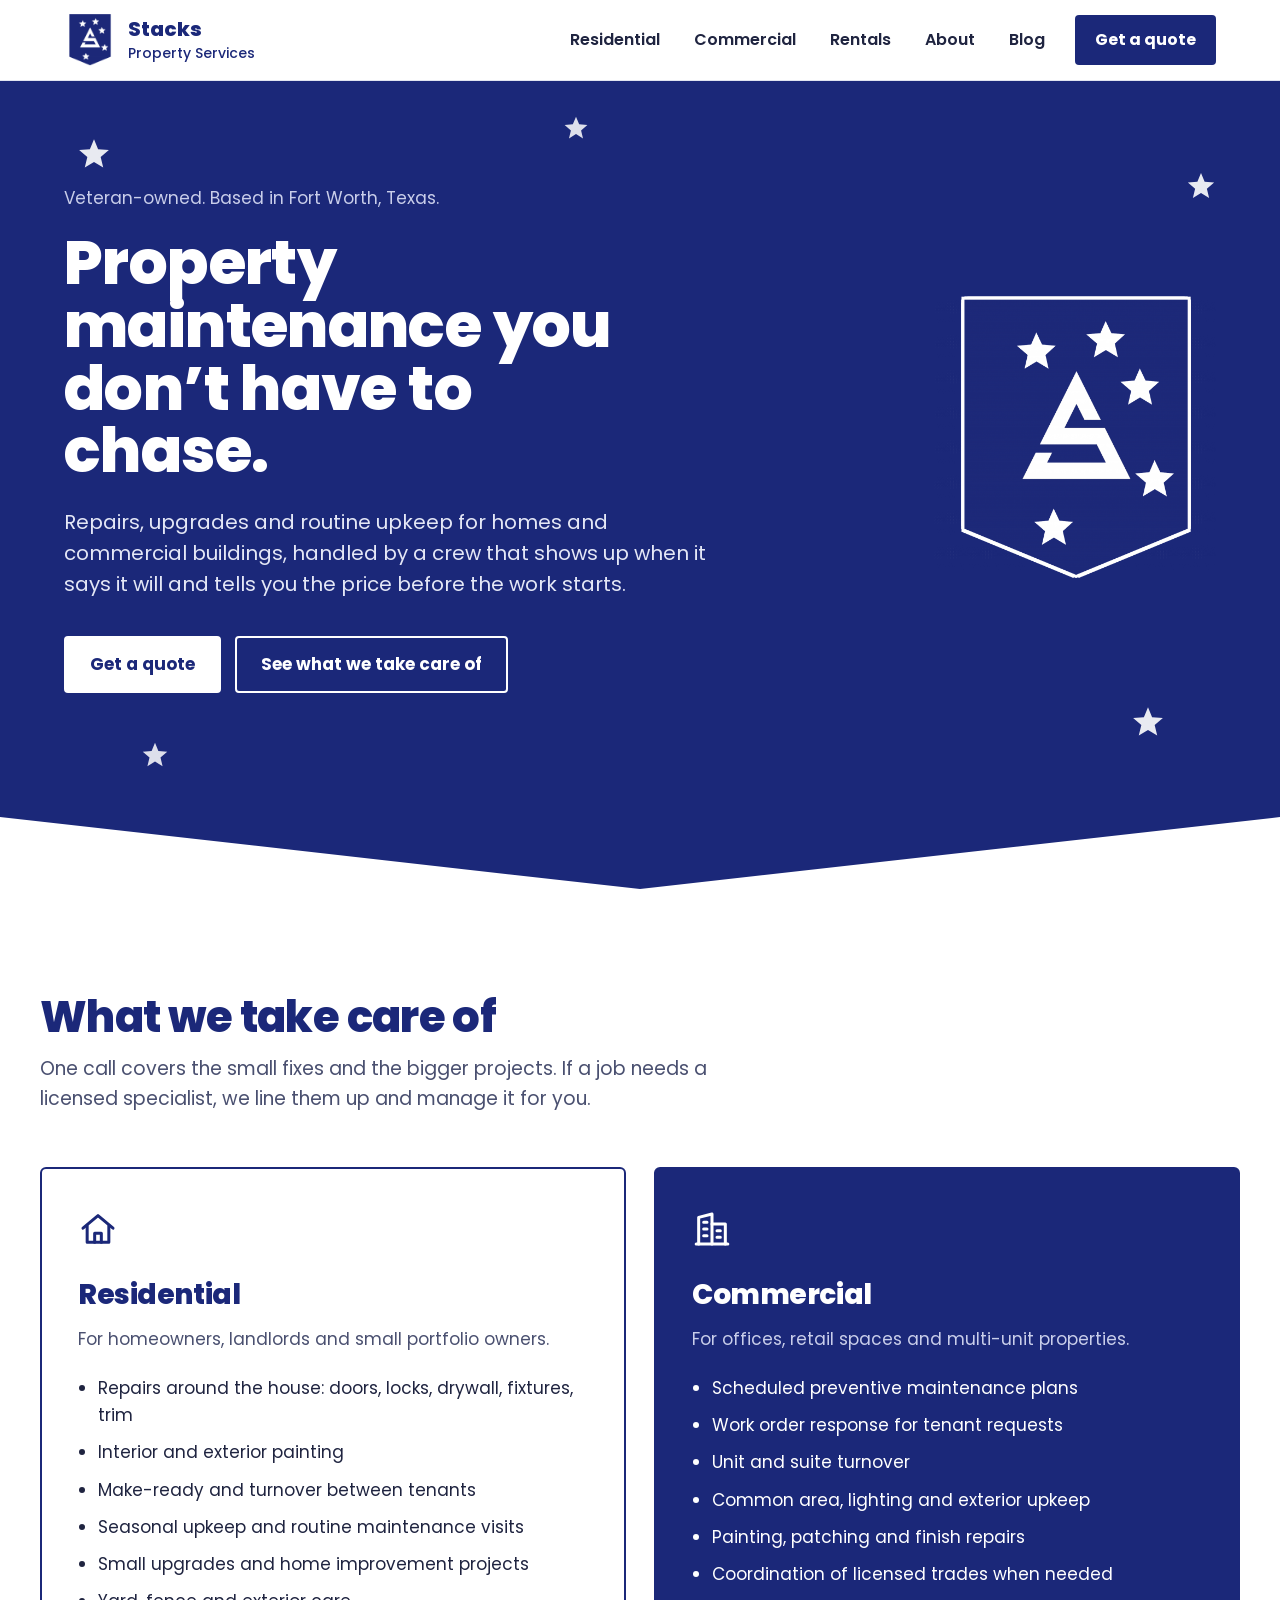
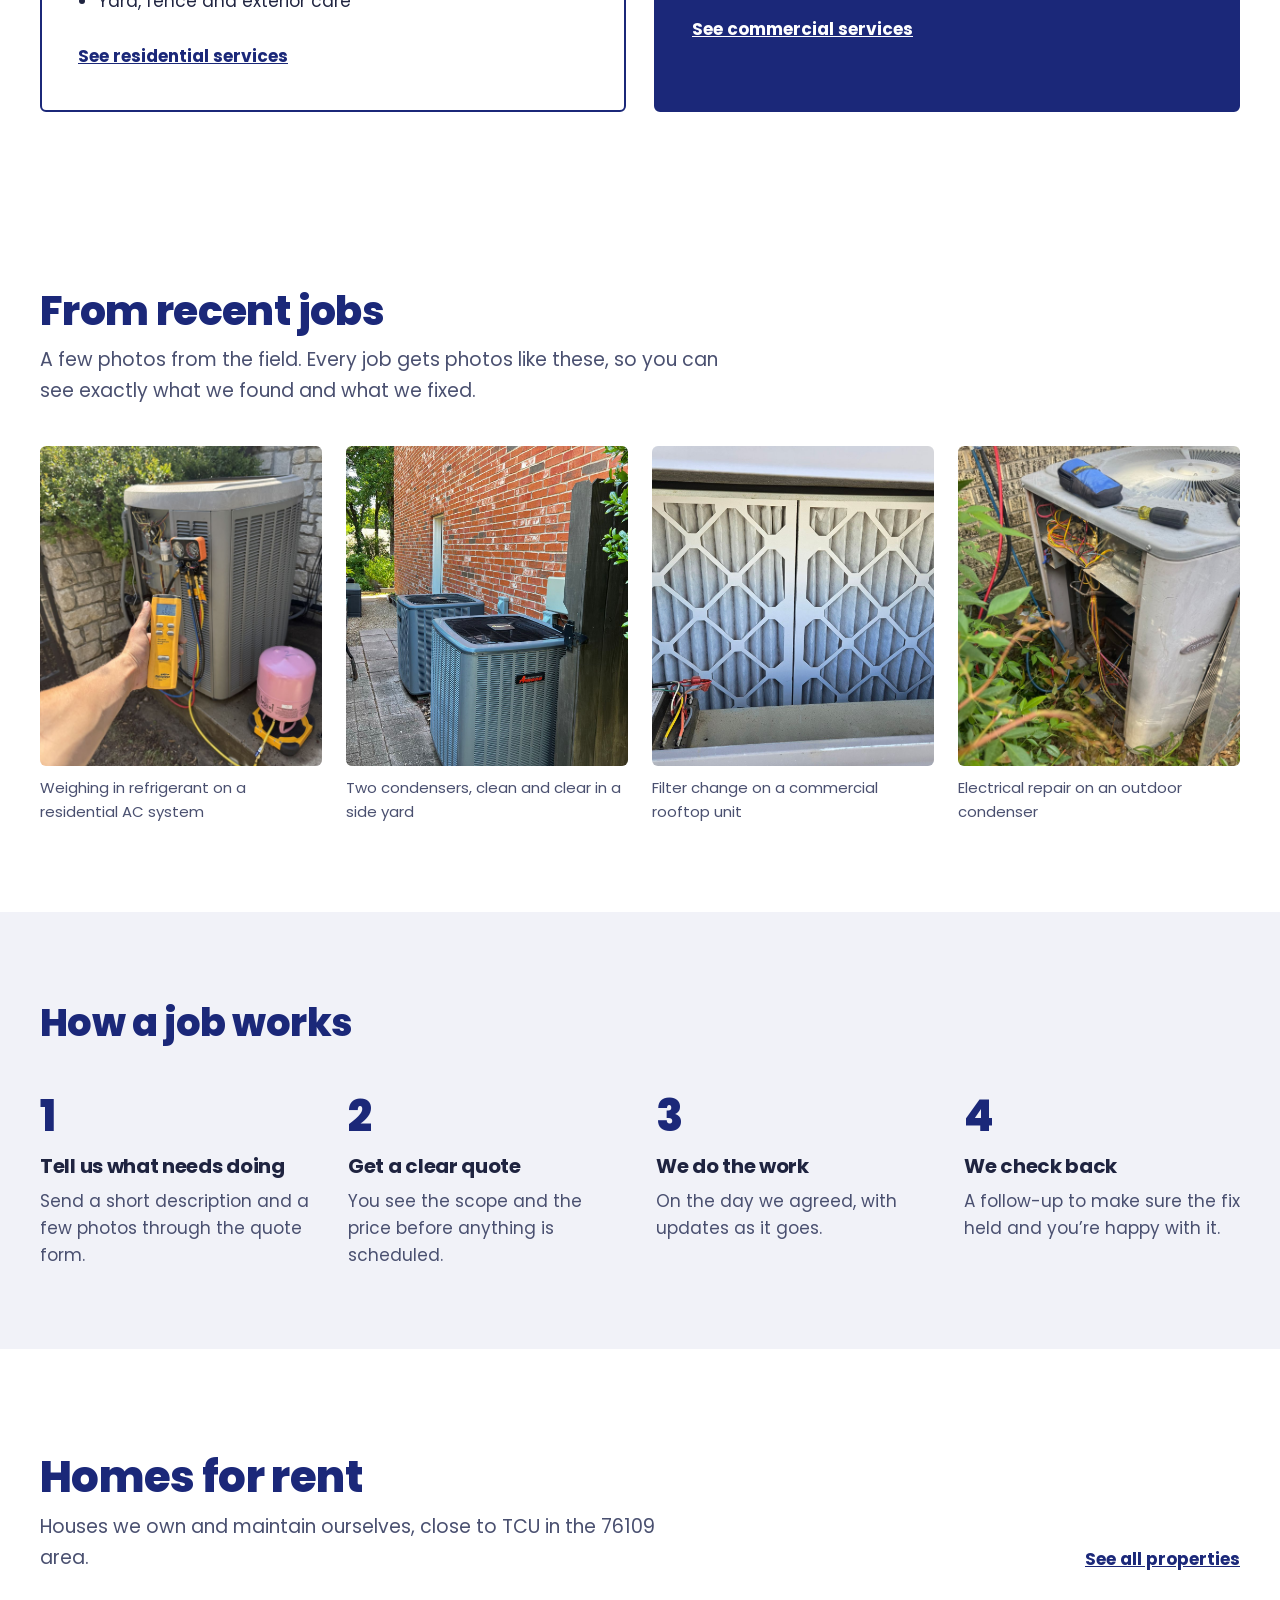
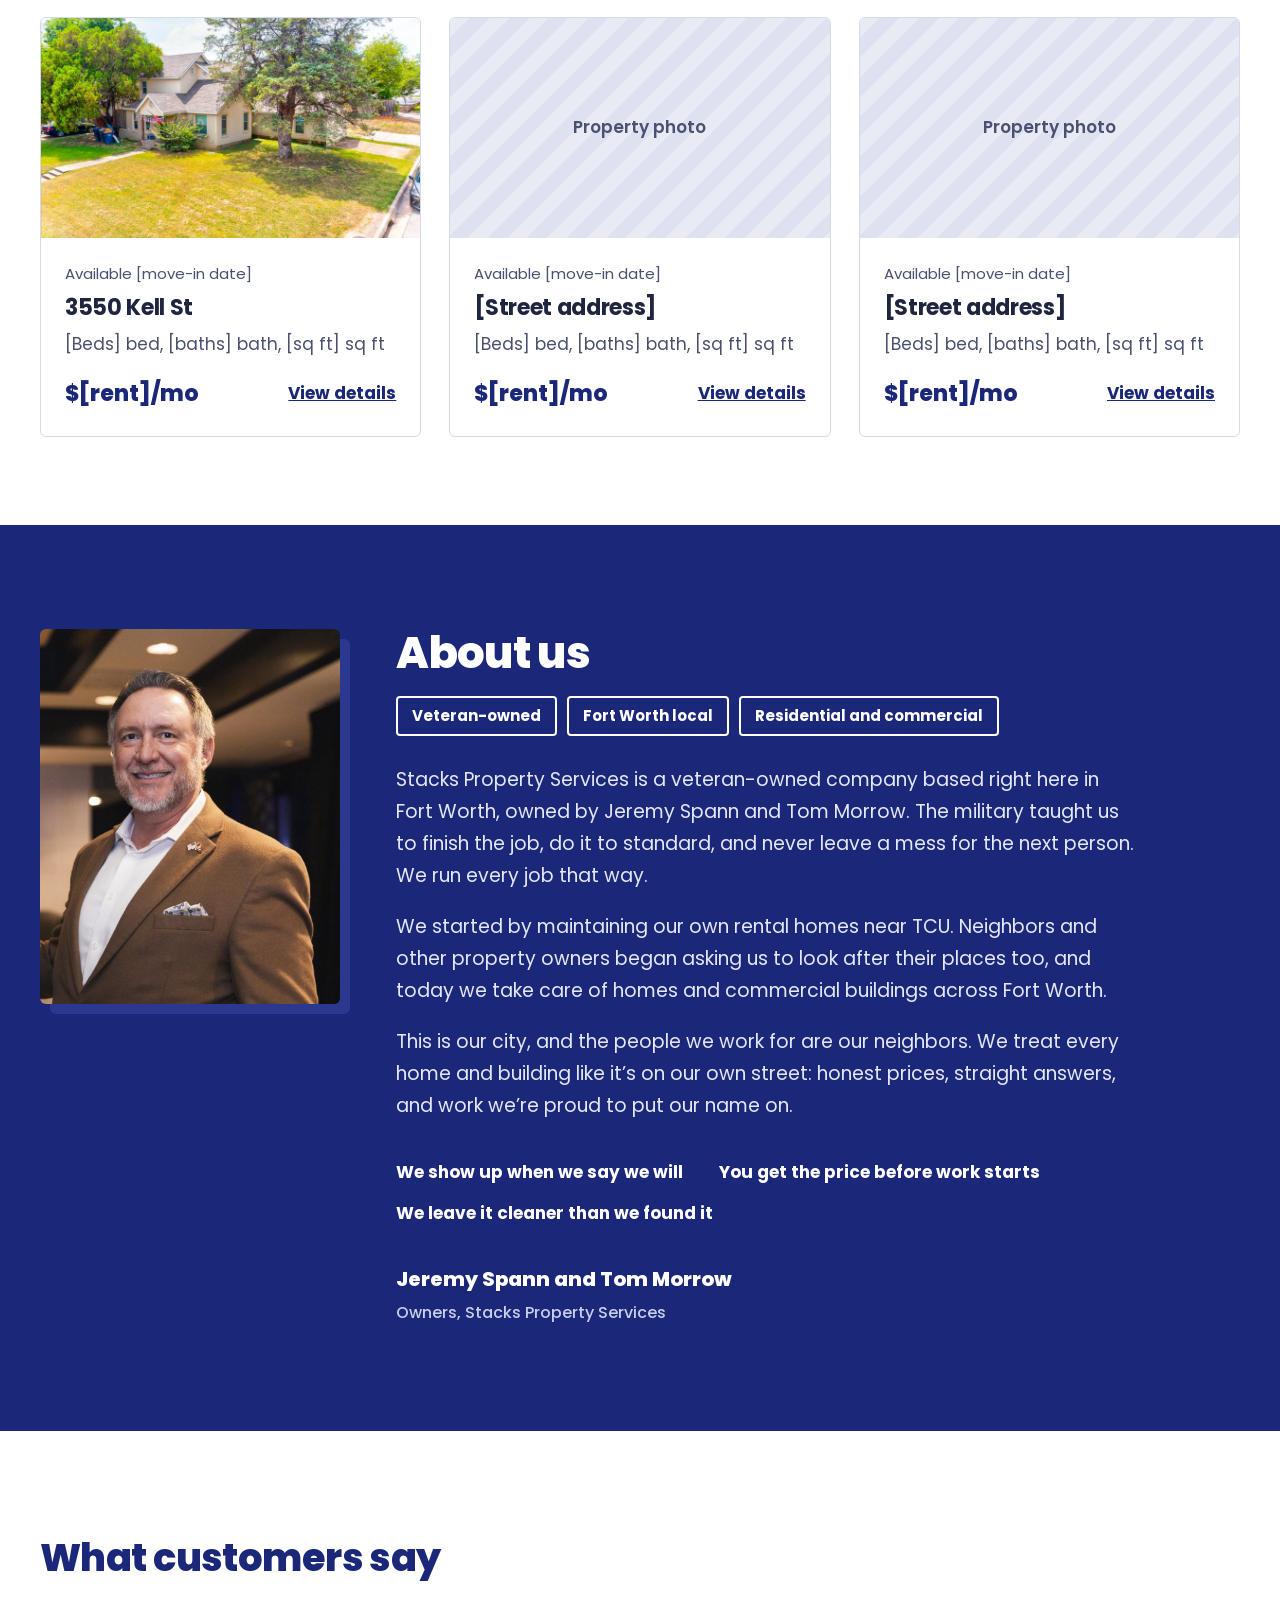
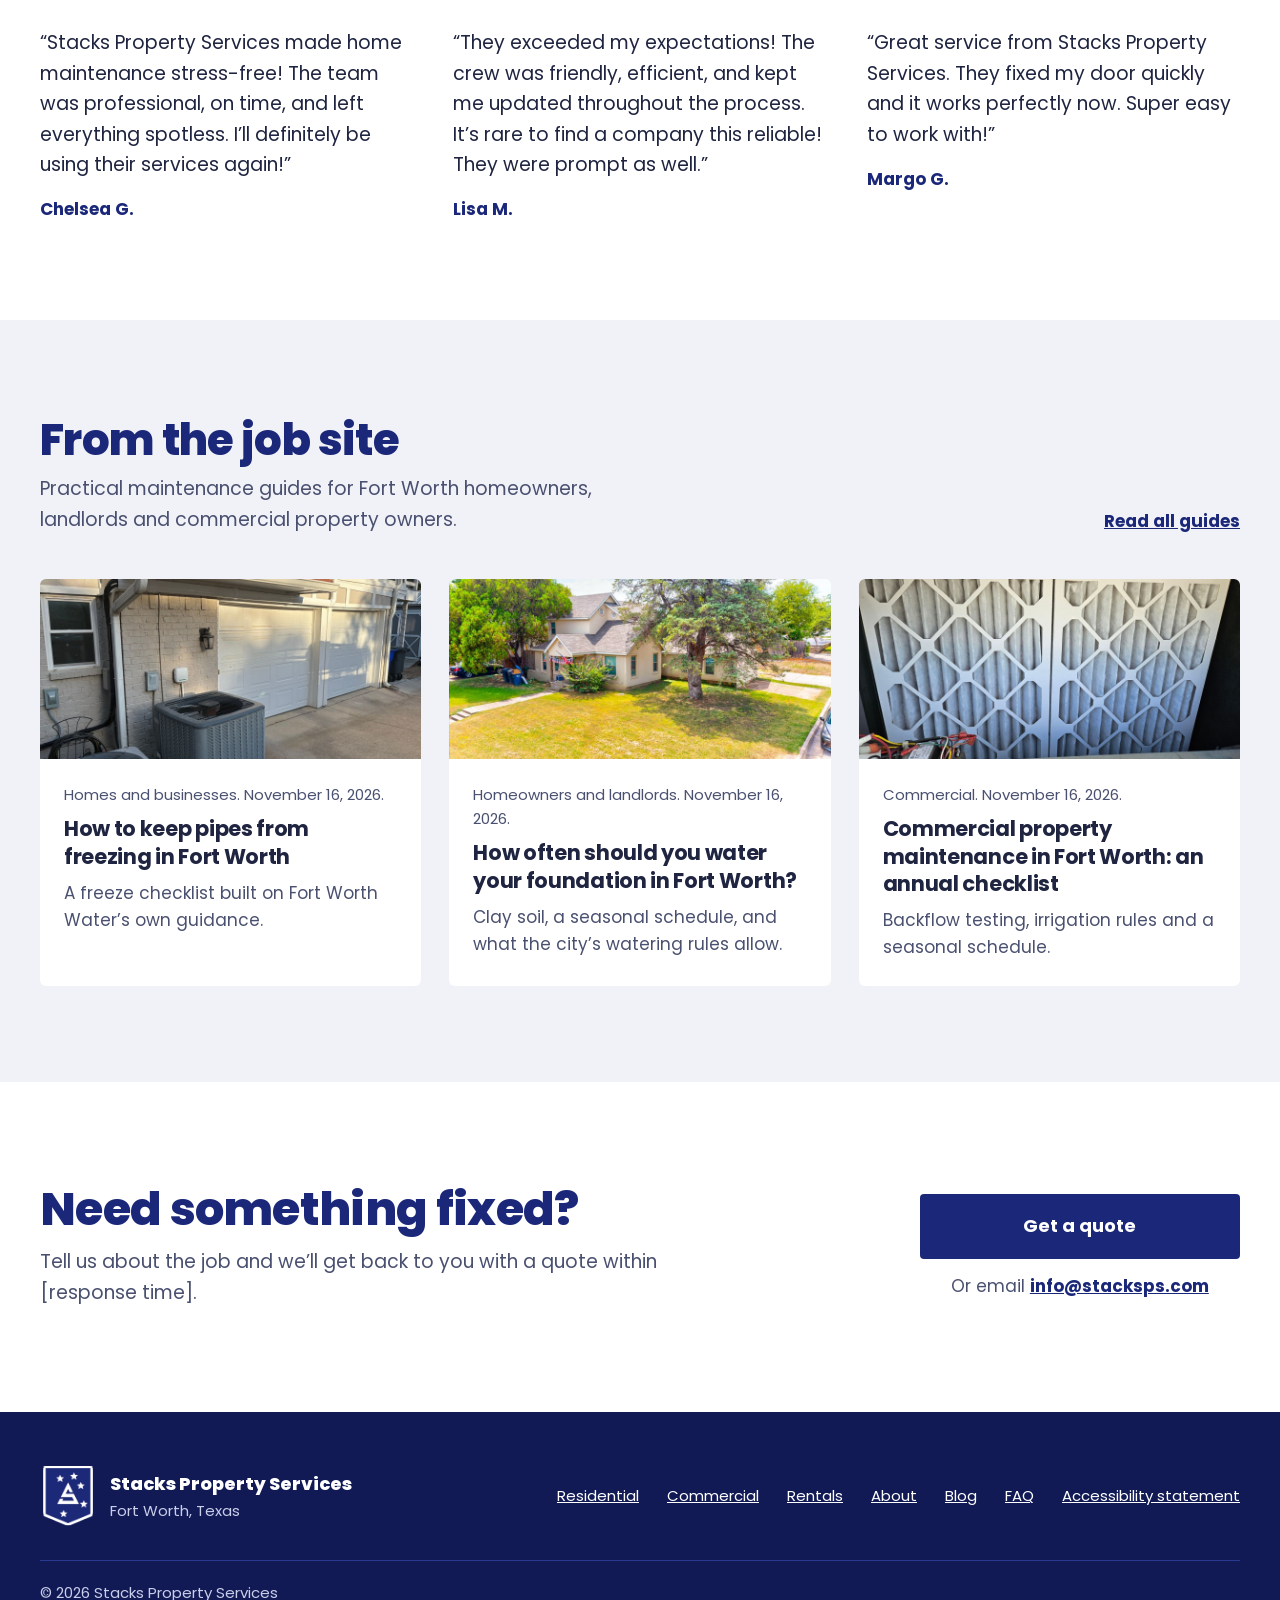
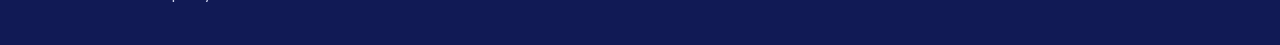
<file: index.html>
<!doctype html>
<html lang="en">
<head>
<meta charset="utf-8">
<meta name="viewport" content="width=device-width, initial-scale=1">
<title>Stacks Property Services | Property Maintenance in Fort Worth, TX</title>
<meta name="description" content="Veteran-owned property maintenance in Fort Worth, Texas. Repairs, upgrades and routine upkeep for homes, rentals and commercial buildings.">
<link rel="canonical" href="https://stacksps.com/">
<meta property="og:type" content="website">
<meta property="og:title" content="Stacks Property Services | Property Maintenance in Fort Worth, TX">
<meta property="og:description" content="Veteran-owned property maintenance in Fort Worth, Texas. Repairs, upgrades and routine upkeep for homes, rentals and commercial buildings.">
<meta property="og:url" content="https://stacksps.com/">
<meta property="og:image" content="https://stacksps.com/images/stacks-logo.png">
<link rel="icon" type="image/png" href="images/stacks-logo.png">
<link rel="preconnect" href="https://fonts.googleapis.com">
<link rel="preconnect" href="https://fonts.gstatic.com" crossorigin>
<link rel="stylesheet" href="https://fonts.googleapis.com/css2?family=Poppins:wght@400;500;600;700;800&amp;display=swap">
<link rel="stylesheet" href="css/styles.css">
<script type="application/ld+json">
{
  "@context": "https://schema.org",
  "@graph": [
    {
      "@type": "LocalBusiness",
      "@id": "https://stacksps.com/#business",
      "name": "Stacks Property Services",
      "url": "https://stacksps.com/",
      "logo": "https://stacksps.com/images/stacks-logo.png",
      "image": "https://stacksps.com/images/stacks-logo.png",
      "description": "Veteran-owned property maintenance company in Fort Worth, Texas, owned by Jeremy Spann and Tom Morrow, serving residential and commercial properties.",
      "address": {
        "@type": "PostalAddress",
        "addressLocality": "Fort Worth",
        "addressRegion": "TX",
        "addressCountry": "US"
      },
      "areaServed": {
        "@type": "City",
        "name": "Fort Worth"
      },
      "founder": [
        {
          "@type": "Person",
          "name": "Jeremy Spann"
        },
        {
          "@type": "Person",
          "name": "Tom Morrow"
        }
      ],
      "slogan": "Property maintenance you don’t have to chase.",
      "email": "info@stacksps.com"
    }
  ]
}
</script>
</head>
<body>
<div style="font-family: 'Poppins', 'Helvetica Neue', Arial, sans-serif; color: #1F2440; background: #FFFFFF; font-size: 17px; line-height: 1.6">

  <!-- Header -->
  <header style="border-bottom: 1px solid #E1E4F0; background: #FFFFFF">
    <div style="max-width: 1200px; margin: 0 auto; padding: 14px 24px; display: flex; flex-wrap: wrap; align-items: center; justify-content: space-between; gap: 16px">
      <a href="#top" style="display: flex; align-items: center; gap: 12px; text-decoration: none; color: #1B2879">
        <img src="images/stacks-logo.png" alt="" style="width: 52px; height: 52px">
        <span style=" font-weight: 800; font-size: 20px; line-height: 1.1">Stacks<br><span style="font-weight: 500; font-size: 14px;">Property Services</span></span>
      </a>
      <nav aria-label="Main" style="display: flex; flex-wrap: wrap; align-items: center; gap: 8px 26px; font-size: 16px">
        <a class="navlink" href="residential.html">Residential</a>
        <a class="navlink" href="commercial.html">Commercial</a>
        <a class="navlink" href="#rentals">Rentals</a>
        <a class="navlink" href="#about">About</a>
        <a class="navlink" href="blog.html">Blog</a>
        <a href="#contact" style="background: #1B2879; color: #FFFFFF; text-decoration: none; font-weight: 700; padding: 12px 20px; border-radius: 4px; min-height: 44px; box-sizing: border-box; display: inline-flex; align-items: center">Get a quote</a>
      </nav>
    </div>
  </header>

  <!-- Hero: the shield -->
  <section id="top" style="background: #1B2879; color: #FFFFFF; clip-path: polygon(0 0, 100% 0, 100% calc(100% - 72px), 50% 100%, 0 calc(100% - 72px)); position: relative; overflow: hidden">
    <svg aria-hidden="true" viewBox="0 0 24 24" style="position: absolute; left: 6%; top: 56px; width: 34px; height: 34px; fill: #FFFFFF; opacity: 0.9"><polygon points="12,1.5 14.9,8.6 22.5,9.2 16.7,14.2 18.5,21.6 12,17.6 5.5,21.6 7.3,14.2 1.5,9.2 9.1,8.6"></polygon></svg>
    <svg aria-hidden="true" viewBox="0 0 24 24" style="position: absolute; left: 44%; top: 34px; width: 26px; height: 26px; fill: #FFFFFF; opacity: 0.85"><polygon points="12,1.5 14.9,8.6 22.5,9.2 16.7,14.2 18.5,21.6 12,17.6 5.5,21.6 7.3,14.2 1.5,9.2 9.1,8.6"></polygon></svg>
    <svg aria-hidden="true" viewBox="0 0 24 24" style="position: absolute; right: 5%; top: 90px; width: 30px; height: 30px; fill: #FFFFFF; opacity: 0.9"><polygon points="12,1.5 14.9,8.6 22.5,9.2 16.7,14.2 18.5,21.6 12,17.6 5.5,21.6 7.3,14.2 1.5,9.2 9.1,8.6"></polygon></svg>
    <svg aria-hidden="true" viewBox="0 0 24 24" style="position: absolute; right: 9%; bottom: 150px; width: 34px; height: 34px; fill: #FFFFFF; opacity: 0.9"><polygon points="12,1.5 14.9,8.6 22.5,9.2 16.7,14.2 18.5,21.6 12,17.6 5.5,21.6 7.3,14.2 1.5,9.2 9.1,8.6"></polygon></svg>
    <svg aria-hidden="true" viewBox="0 0 24 24" style="position: absolute; left: 11%; bottom: 120px; width: 28px; height: 28px; fill: #FFFFFF; opacity: 0.85"><polygon points="12,1.5 14.9,8.6 22.5,9.2 16.7,14.2 18.5,21.6 12,17.6 5.5,21.6 7.3,14.2 1.5,9.2 9.1,8.6"></polygon></svg>

    <div style="max-width: 1200px; margin: 0 auto; padding: 104px 24px 196px; display: flex; flex-wrap: wrap; align-items: center; gap: 56px; position: relative">
      <div style="flex: 999 1 520px; min-width: 0">
        <p style="margin: 0 0 20px; font-size: 17px; color: #C9CEEA">Veteran-owned. Based in Fort Worth, Texas.</p>
        <h1 style="margin: 0 0 24px; font-weight: 800; font-size: clamp(2.4rem, 4.8vw, 4rem); line-height: 1.02; letter-spacing: -0.01em; max-width: 15ch">Property maintenance you don’t have to chase.</h1>
        <p style="margin: 0 0 36px; font-size: 20px; line-height: 1.55; color: #E4E7F6; max-width: 54ch">Repairs, upgrades and routine upkeep for homes and commercial buildings, handled by a crew that shows up when it says it will and tells you the price before the work starts.</p>
        <div style="display: flex; flex-wrap: wrap; gap: 14px">
          <a href="#contact" style="background: #FFFFFF; color: #1B2879; text-decoration: none; font-weight: 700; font-size: 17px; padding: 15px 26px; border-radius: 4px; min-height: 44px; box-sizing: border-box; display: inline-flex; align-items: center">Get a quote</a>
          <a href="#services" style="border: 2px solid #FFFFFF; color: #FFFFFF; text-decoration: none; font-weight: 700; font-size: 17px; padding: 13px 24px; border-radius: 4px; min-height: 44px; box-sizing: border-box; display: inline-flex; align-items: center">See what we take care of</a>
        </div>
      </div>
      <div style="flex: 1 1 280px; display: flex; justify-content: center">
        <img src="images/stacks-logo.png" alt="Stacks Property Services crest" style="width: 100%; max-width: 340px; height: auto; filter: drop-shadow(3px 0 0 #FFFFFF) drop-shadow(-3px 0 0 #FFFFFF) drop-shadow(0 3px 0 #FFFFFF) drop-shadow(0 -3px 0 #FFFFFF)">
      </div>
    </div>
  </section>

  <!-- Services -->
  <section id="services" style="padding: 104px 24px 88px">
    <div style="max-width: 1200px; margin: 0 auto">
      <h2 style="margin: 0 0 14px; font-weight: 800; font-size: clamp(2rem, 3.4vw, 2.9rem); line-height: 1.08; color: #1B2879">What we take care of</h2>
      <p style="margin: 0 0 52px; max-width: 60ch; color: #4A5070; font-size: 19px">One call covers the small fixes and the bigger projects. If a job needs a licensed specialist, we line them up and manage it for you.</p>

      <div style="display: flex; flex-wrap: wrap; gap: 28px">
        <article style="flex: 1 1 420px; min-width: 0; border: 2px solid #1B2879; border-radius: 6px; padding: 40px 36px">
          <svg aria-hidden="true" viewBox="0 0 24 24" style="width: 40px; height: 40px; fill: none; stroke: #1B2879; stroke-width: 1.8; stroke-linecap: round; stroke-linejoin: round"><path d="M3 11.5 12 4l9 7.5"></path><path d="M5.5 10v10h13V10"></path><path d="M10 20v-5.5h4V20"></path></svg>
          <h3 style="margin: 16px 0 8px; font-weight: 800; font-size: 28px; color: #1B2879">Residential</h3>
          <p style="margin: 0 0 22px; color: #4A5070">For homeowners, landlords and small portfolio owners.</p>
          <ul style="margin: 0 0 28px; padding: 0 0 0 20px; display: flex; flex-direction: column; gap: 10px">
            <li>Repairs around the house: doors, locks, drywall, fixtures, trim</li>
            <li>Interior and exterior painting</li>
            <li>Make-ready and turnover between tenants</li>
            <li>Seasonal upkeep and routine maintenance visits</li>
            <li>Small upgrades and home improvement projects</li>
            <li>Yard, fence and exterior care</li>
          </ul>
          <a href="residential.html" style="font-weight: 700; color: #1B2879">See residential services</a>
        </article>

        <article style="flex: 1 1 420px; min-width: 0; background: #1B2879; color: #FFFFFF; border: 2px solid #1B2879; border-radius: 6px; padding: 40px 36px">
          <svg aria-hidden="true" viewBox="0 0 24 24" style="width: 40px; height: 40px; fill: none; stroke: #FFFFFF; stroke-width: 1.8; stroke-linecap: round; stroke-linejoin: round"><path d="M4 21V5l8-2v18"></path><path d="M12 9h8v12"></path><path d="M2.5 21h19"></path><path d="M7 8h2M7 12h2M7 16h2M15 13h2M15 17h2"></path></svg>
          <h3 style="margin: 16px 0 8px; font-weight: 800; font-size: 28px">Commercial</h3>
          <p style="margin: 0 0 22px; color: #C9CEEA">For offices, retail spaces and multi-unit properties.</p>
          <ul style="margin: 0 0 28px; padding: 0 0 0 20px; display: flex; flex-direction: column; gap: 10px">
            <li>Scheduled preventive maintenance plans</li>
            <li>Work order response for tenant requests</li>
            <li>Unit and suite turnover</li>
            <li>Common area, lighting and exterior upkeep</li>
            <li>Painting, patching and finish repairs</li>
            <li>Coordination of licensed trades when needed</li>
          </ul>
          <a href="commercial.html" style="font-weight: 700; color: #FFFFFF">See commercial services</a>
        </article>
      </div>
    </div>
  </section>

  <section style="background: #FFFFFF; padding: 88px 24px"><div style="max-width: 1200px; margin: 0 auto"><h2 style="margin: 0 0 12px; font-weight: 800; font-size: clamp(1.9rem, 3.2vw, 2.6rem); line-height: 1.1; color: #1B2879">From recent jobs</h2><p style="margin: 0 0 40px; color: #4A5070; font-size: 19px; max-width: 58ch">A few photos from the field. Every job gets photos like these, so you can see exactly what we found and what we fixed.</p><div style="display: flex; flex-wrap: wrap; gap: 24px"><figure style="margin: 0; flex: 1 1 280px; min-width: 0"><img src="images/work/ac-refrigerant-charge-check.jpg" alt="Technician weighing in refrigerant on an outdoor AC unit with a digital scale" loading="lazy" style="display: block; width: 100%; height: 320px; object-fit: cover; border-radius: 6px"><figcaption style="margin-top: 10px; font-size: 15px; color: #4A5070">Weighing in refrigerant on a residential AC system</figcaption></figure><figure style="margin: 0; flex: 1 1 280px; min-width: 0"><img src="images/work/amana-condensers-side-yard.jpg" alt="Two new Amana condensers along the side yard of a brick home" loading="lazy" style="display: block; width: 100%; height: 320px; object-fit: cover; border-radius: 6px"><figcaption style="margin-top: 10px; font-size: 15px; color: #4A5070">Two condensers, clean and clear in a side yard</figcaption></figure><figure style="margin: 0; flex: 1 1 280px; min-width: 0"><img src="images/work/commercial-rooftop-unit-filters.jpg" alt="New pleated filters in a commercial rooftop unit" loading="lazy" style="display: block; width: 100%; height: 320px; object-fit: cover; border-radius: 6px"><figcaption style="margin-top: 10px; font-size: 15px; color: #4A5070">Filter change on a commercial rooftop unit</figcaption></figure><figure style="margin: 0; flex: 1 1 280px; min-width: 0"><img src="images/work/carrier-condenser-electrical-repair.jpg" alt="Open Carrier condenser with its electrical panel exposed for repair" loading="lazy" style="display: block; width: 100%; height: 320px; object-fit: cover; border-radius: 6px"><figcaption style="margin-top: 10px; font-size: 15px; color: #4A5070">Electrical repair on an outdoor condenser</figcaption></figure></div></div></section>

  <!-- Process (a real sequence) -->
  <section aria-labelledby="how" style="background: #F1F2F8; padding: 80px 24px">
    <div style="max-width: 1200px; margin: 0 auto">
      <h2 id="how" style="margin: 0 0 40px; font-weight: 800; font-size: clamp(1.8rem, 3vw, 2.4rem); color: #1B2879">How a job works</h2>
      <ol style="list-style: none; margin: 0; padding: 0; display: flex; flex-wrap: wrap; gap: 32px">
        <li style="flex: 1 1 220px; min-width: 0">
          <div style=" font-weight: 800; font-size: 44px; line-height: 1; color: #1B2879">1</div>
          <h3 style="margin: 12px 0 6px; font-size: 20px; font-weight: 700">Tell us what needs doing</h3>
          <p style="margin: 0; color: #4A5070">Send a short description and a few photos through the quote form.</p>
        </li>
        <li style="flex: 1 1 220px; min-width: 0">
          <div style=" font-weight: 800; font-size: 44px; line-height: 1; color: #1B2879">2</div>
          <h3 style="margin: 12px 0 6px; font-size: 20px; font-weight: 700">Get a clear quote</h3>
          <p style="margin: 0; color: #4A5070">You see the scope and the price before anything is scheduled.</p>
        </li>
        <li style="flex: 1 1 220px; min-width: 0">
          <div style=" font-weight: 800; font-size: 44px; line-height: 1; color: #1B2879">3</div>
          <h3 style="margin: 12px 0 6px; font-size: 20px; font-weight: 700">We do the work</h3>
          <p style="margin: 0; color: #4A5070">On the day we agreed, with updates as it goes.</p>
        </li>
        <li style="flex: 1 1 220px; min-width: 0">
          <div style=" font-weight: 800; font-size: 44px; line-height: 1; color: #1B2879">4</div>
          <h3 style="margin: 12px 0 6px; font-size: 20px; font-weight: 700">We check back</h3>
          <p style="margin: 0; color: #4A5070">A follow-up to make sure the fix held and you’re happy with it.</p>
        </li>
      </ol>
    </div>
  </section>

  <!-- Rentals placeholders -->
  <section id="rentals" style="padding: 104px 24px 88px">
    <div style="max-width: 1200px; margin: 0 auto">
      <div style="display: flex; flex-wrap: wrap; align-items: flex-end; justify-content: space-between; gap: 16px; margin-bottom: 44px">
        <div style="max-width: 640px">
          <h2 style="margin: 0 0 12px; font-weight: 800; font-size: clamp(2rem, 3.4vw, 2.9rem); line-height: 1.08; color: #1B2879">Homes for rent</h2>
          <p style="margin: 0; color: #4A5070; font-size: 19px">Houses we own and maintain ourselves, close to TCU in the 76109 area.</p>
        </div>
        <a href="https://stacksps.com/properties/" style="font-weight: 700">See all properties</a>
      </div>

      <div style="display: flex; flex-wrap: wrap; gap: 28px">
        <article style="flex: 1 1 320px; min-width: 0; border: 1px solid #D5D9EA; border-radius: 6px; overflow: hidden">
          <img src="images/work/3550-kell-st-rental-fort-worth.jpg" alt="Exterior of 3550 Kell St, a Stacks rental home near TCU in Fort Worth" loading="lazy" style="display: block; width: 100%; height: 220px; object-fit: cover">
          <div style="padding: 24px">
            <p style="margin: 0 0 4px; font-size: 15px; color: #4A5070">Available [move-in date]</p>
            <h3 style="margin: 0 0 6px; font-size: 22px; font-weight: 700">3550 Kell St</h3>
            <p style="margin: 0 0 18px; color: #4A5070">[Beds] bed, [baths] bath, [sq ft] sq ft</p>
            <div style="display: flex; align-items: center; justify-content: space-between; gap: 12px">
              <span style=" font-weight: 800; font-size: 22px; color: #1B2879">$[rent]/mo</span>
              <a href="#rentals" style="font-weight: 700">View details</a>
            </div>
          </div>
        </article>
        <article style="flex: 1 1 320px; min-width: 0; border: 1px solid #D5D9EA; border-radius: 6px; overflow: hidden">
          <div class="ph" style="height: 220px; display: flex; align-items: center; justify-content: center; color: #4A5070; font-weight: 600">Property photo</div>
          <div style="padding: 24px">
            <p style="margin: 0 0 4px; font-size: 15px; color: #4A5070">Available [move-in date]</p>
            <h3 style="margin: 0 0 6px; font-size: 22px; font-weight: 700">[Street address]</h3>
            <p style="margin: 0 0 18px; color: #4A5070">[Beds] bed, [baths] bath, [sq ft] sq ft</p>
            <div style="display: flex; align-items: center; justify-content: space-between; gap: 12px">
              <span style=" font-weight: 800; font-size: 22px; color: #1B2879">$[rent]/mo</span>
              <a href="#rentals" style="font-weight: 700">View details</a>
            </div>
          </div>
        </article>
        <article style="flex: 1 1 320px; min-width: 0; border: 1px solid #D5D9EA; border-radius: 6px; overflow: hidden">
          <div class="ph" style="height: 220px; display: flex; align-items: center; justify-content: center; color: #4A5070; font-weight: 600">Property photo</div>
          <div style="padding: 24px">
            <p style="margin: 0 0 4px; font-size: 15px; color: #4A5070">Available [move-in date]</p>
            <h3 style="margin: 0 0 6px; font-size: 22px; font-weight: 700">[Street address]</h3>
            <p style="margin: 0 0 18px; color: #4A5070">[Beds] bed, [baths] bath, [sq ft] sq ft</p>
            <div style="display: flex; align-items: center; justify-content: space-between; gap: 12px">
              <span style=" font-weight: 800; font-size: 22px; color: #1B2879">$[rent]/mo</span>
              <a href="#rentals" style="font-weight: 700">View details</a>
            </div>
          </div>
        </article>
      </div>
    </div>
  </section>

  <!-- About me -->
  <section id="about" style="background: #1B2879; color: #FFFFFF; padding: 104px 24px">
    <div style="max-width: 1200px; margin: 0 auto; display: flex; flex-wrap: wrap; gap: 56px; align-items: flex-start">
      <div style="flex: 1 1 300px; min-width: 0; max-width: 400px">
        <img src="images/work/stacks-co-owner.jpg" alt="Portrait of a Stacks Property Services co-owner" style="display: block; width: 100%; aspect-ratio: 4 / 5; object-fit: cover; object-position: 50% 20%; border-radius: 6px; box-shadow: 10px 10px 0 #2A3890">
      </div>
      <div style="flex: 999 1 480px; min-width: 0">
        <h2 style="margin: 0 0 20px; font-weight: 800; font-size: clamp(2rem, 3.4vw, 2.9rem); line-height: 1.08">About us</h2>
        <div style="display: flex; flex-wrap: wrap; gap: 10px; margin-bottom: 28px">
          <span style="border: 2px solid #FFFFFF; border-radius: 4px; padding: 6px 14px; font-weight: 700; font-size: 15px">Veteran-owned</span>
          <span style="border: 2px solid #FFFFFF; border-radius: 4px; padding: 6px 14px; font-weight: 700; font-size: 15px">Fort Worth local</span>
          <span style="border: 2px solid #FFFFFF; border-radius: 4px; padding: 6px 14px; font-weight: 700; font-size: 15px">Residential and commercial</span>
        </div>
        <div style="max-width: 62ch; font-size: 19px; line-height: 1.7; color: #E4E7F6; display: flex; flex-direction: column; gap: 18px">
          <p style="margin: 0">Stacks Property Services is a veteran-owned company based right here in Fort Worth, owned by Jeremy Spann and Tom Morrow. The military taught us to finish the job, do it to standard, and never leave a mess for the next person. We run every job that way.</p>
          <p style="margin: 0">We started by maintaining our own rental homes near TCU. Neighbors and other property owners began asking us to look after their places too, and today we take care of homes and commercial buildings across Fort Worth.</p>
          <p style="margin: 0">This is our city, and the people we work for are our neighbors. We treat every home and building like it’s on our own street: honest prices, straight answers, and work we’re proud to put our name on.</p>
        </div>
        <div style="margin-top: 36px; display: flex; flex-wrap: wrap; gap: 14px 36px; font-weight: 700; font-size: 17px">
          <span>We show up when we say we will</span>
          <span>You get the price before work starts</span>
          <span>We leave it cleaner than we found it</span>
        </div>
        <p style="margin: 36px 0 0; font-weight: 800; font-size: 20px">Jeremy Spann and Tom Morrow<br><span style="font-weight: 500; font-size: 16px; color: #C9CEEA">Owners, Stacks Property Services</span></p>
      </div>
    </div>
  </section>

  <!-- Testimonials -->
  <section aria-labelledby="reviews" style="padding: 96px 24px">
    <div style="max-width: 1200px; margin: 0 auto">
      <h2 id="reviews" style="margin: 0 0 40px; font-weight: 800; font-size: clamp(1.8rem, 3vw, 2.4rem); color: #1B2879">What customers say</h2>
      <div style="display: flex; flex-wrap: wrap; gap: 40px">
        <figure style="flex: 1 1 300px; min-width: 0; margin: 0">
          <blockquote style="margin: 0 0 16px; font-size: 19px; line-height: 1.6">“Stacks Property Services made home maintenance stress-free! The team was professional, on time, and left everything spotless. I’ll definitely be using their services again!”</blockquote>
          <figcaption style="font-weight: 700; color: #1B2879">Chelsea G.</figcaption>
        </figure>
        <figure style="flex: 1 1 300px; min-width: 0; margin: 0">
          <blockquote style="margin: 0 0 16px; font-size: 19px; line-height: 1.6">“They exceeded my expectations! The crew was friendly, efficient, and kept me updated throughout the process. It’s rare to find a company this reliable! They were prompt as well.”</blockquote>
          <figcaption style="font-weight: 700; color: #1B2879">Lisa M.</figcaption>
        </figure>
        <figure style="flex: 1 1 300px; min-width: 0; margin: 0">
          <blockquote style="margin: 0 0 16px; font-size: 19px; line-height: 1.6">“Great service from Stacks Property Services. They fixed my door quickly and it works perfectly now. Super easy to work with!”</blockquote>
          <figcaption style="font-weight: 700; color: #1B2879">Margo G.</figcaption>
        </figure>
      </div>
    </div>
  </section>

  <!-- Blog -->
  <section id="blog" style="background: #F1F2F8; padding: 96px 24px">
    <div style="max-width: 1200px; margin: 0 auto">
      <div style="display: flex; flex-wrap: wrap; align-items: flex-end; justify-content: space-between; gap: 16px; margin-bottom: 44px">
        <div style="max-width: 640px">
          <h2 style="margin: 0 0 12px; font-weight: 800; font-size: clamp(2rem, 3.4vw, 2.9rem); line-height: 1.08; color: #1B2879">From the job site</h2>
          <p style="margin: 0; color: #4A5070; font-size: 19px">Practical maintenance guides for Fort Worth homeowners, landlords and commercial property owners.</p>
        </div>
        <a href="blog.html" style="font-weight: 700">Read all guides</a>
      </div>
      <div style="display: flex; flex-wrap: wrap; gap: 28px">
        <article style="flex: 1 1 320px; min-width: 0; background: #FFFFFF; border-radius: 6px; overflow: hidden">
          <img src="images/work/residential-ac-condensers-garage.jpg" alt="Outdoor faucet, hose reel and AC units beside a Fort Worth garage, the spots that need protecting before a freeze" loading="lazy" style="display: block; width: 100%; height: 180px; object-fit: cover">
          <div style="padding: 24px">
            <p style="margin: 0 0 8px; font-size: 15px; color: #4A5070">Homes and businesses. November 16, 2026.</p>
            <h3 style="margin: 0 0 10px; font-size: 21px; line-height: 1.3; font-weight: 700"><a href="frozen-pipes-fort-worth.html" style="color: #1F2440; text-decoration: none">How to keep pipes from freezing in Fort Worth</a></h3>
            <p style="margin: 0; color: #4A5070">A freeze checklist built on Fort Worth Water’s own guidance.</p>
          </div>
        </article>
        <article style="flex: 1 1 320px; min-width: 0; background: #FFFFFF; border-radius: 6px; overflow: hidden">
          <img src="images/work/3550-kell-st-rental-fort-worth.jpg" alt="A Fort Worth home near TCU with mature trees and lawn close to the slab" loading="lazy" style="display: block; width: 100%; height: 180px; object-fit: cover">
          <div style="padding: 24px">
            <p style="margin: 0 0 8px; font-size: 15px; color: #4A5070">Homeowners and landlords. November 16, 2026.</p>
            <h3 style="margin: 0 0 10px; font-size: 21px; line-height: 1.3; font-weight: 700"><a href="foundation-watering-fort-worth.html" style="color: #1F2440; text-decoration: none">How often should you water your foundation in Fort Worth?</a></h3>
            <p style="margin: 0; color: #4A5070">Clay soil, a seasonal schedule, and what the city’s watering rules allow.</p>
          </div>
        </article>
        <article style="flex: 1 1 320px; min-width: 0; background: #FFFFFF; border-radius: 6px; overflow: hidden">
          <img src="images/work/commercial-rooftop-unit-filters.jpg" alt="Fresh pleated filters installed in a commercial rooftop unit during a preventive maintenance visit" loading="lazy" style="display: block; width: 100%; height: 180px; object-fit: cover">
          <div style="padding: 24px">
            <p style="margin: 0 0 8px; font-size: 15px; color: #4A5070">Commercial. November 16, 2026.</p>
            <h3 style="margin: 0 0 10px; font-size: 21px; line-height: 1.3; font-weight: 700"><a href="commercial-maintenance-checklist-fort-worth.html" style="color: #1F2440; text-decoration: none">Commercial property maintenance in Fort Worth: an annual checklist</a></h3>
            <p style="margin: 0; color: #4A5070">Backflow testing, irrigation rules and a seasonal schedule.</p>
          </div>
        </article>
      </div>
    </div>
  </section>

  <!-- Contact -->
  <section id="contact" style="padding: 104px 24px">
    <div style="max-width: 1200px; margin: 0 auto; display: flex; flex-wrap: wrap; gap: 48px; align-items: center; justify-content: space-between">
      <div style="flex: 999 1 480px; min-width: 0">
        <h2 style="margin: 0 0 14px; font-weight: 800; font-size: clamp(2rem, 3.6vw, 3rem); line-height: 1.04; color: #1B2879">Need something fixed?</h2>
        <p style="margin: 0; color: #4A5070; font-size: 19px; max-width: 52ch">Tell us about the job and we’ll get back to you with a quote within [response time].</p>
      </div>
      <div style="flex: 1 1 320px; display: flex; flex-direction: column; gap: 14px">
        <a href="https://app.smartsheet.com/b/form/8d13ba9e664b43708a5dfdeb3fce521e" style="background: #1B2879; color: #FFFFFF; text-decoration: none; font-weight: 700; font-size: 18px; padding: 18px 26px; border-radius: 4px; text-align: center">Get a quote</a>
        <p style="margin: 0; text-align: center; color: #4A5070">Or email <a href="mailto:info@stacksps.com" style="font-weight: 700">info@stacksps.com</a></p>
      </div>
    </div>
  </section>

  <!-- Footer -->
  <footer style="background: #111A55; color: #C9CEEA; padding: 56px 24px 40px; font-size: 15px">
    <div style="max-width: 1200px; margin: 0 auto; display: flex; flex-wrap: wrap; gap: 40px; justify-content: space-between">
      <div style="display: flex; align-items: center; gap: 14px">
        <img src="images/stacks-logo.png" alt="" style="width: 56px; height: 56px; filter: drop-shadow(2px 0 0 #FFFFFF) drop-shadow(-2px 0 0 #FFFFFF) drop-shadow(0 2px 0 #FFFFFF) drop-shadow(0 -2px 0 #FFFFFF)">
        <div>
          <div style="color: #FFFFFF; font-weight: 800; font-size: 18px">Stacks Property Services</div>
          <div>Fort Worth, Texas</div>
        </div>
      </div>
      <nav aria-label="Footer" style="display: flex; flex-wrap: wrap; gap: 10px 28px; align-items: center">
        <a href="residential.html" style="color: #FFFFFF">Residential</a>
        <a href="commercial.html" style="color: #FFFFFF">Commercial</a>
        <a href="#rentals" style="color: #FFFFFF">Rentals</a>
        <a href="#about" style="color: #FFFFFF">About</a>
        <a href="blog.html" style="color: #FFFFFF">Blog</a>
        <a href="https://stacksps.com/frequently-asked-questions-faq/" style="color: #FFFFFF">FAQ</a>
        <a href="https://stacksps.com/accessibility-statement/" style="color: #FFFFFF">Accessibility statement</a>
      </nav>
    </div>
    <p style="max-width: 1200px; margin: 36px auto 0; border-top: 1px solid #2A3890; padding-top: 20px">© 2026 Stacks Property Services</p>
  </footer>

</div>
</body>
</html>
</file>
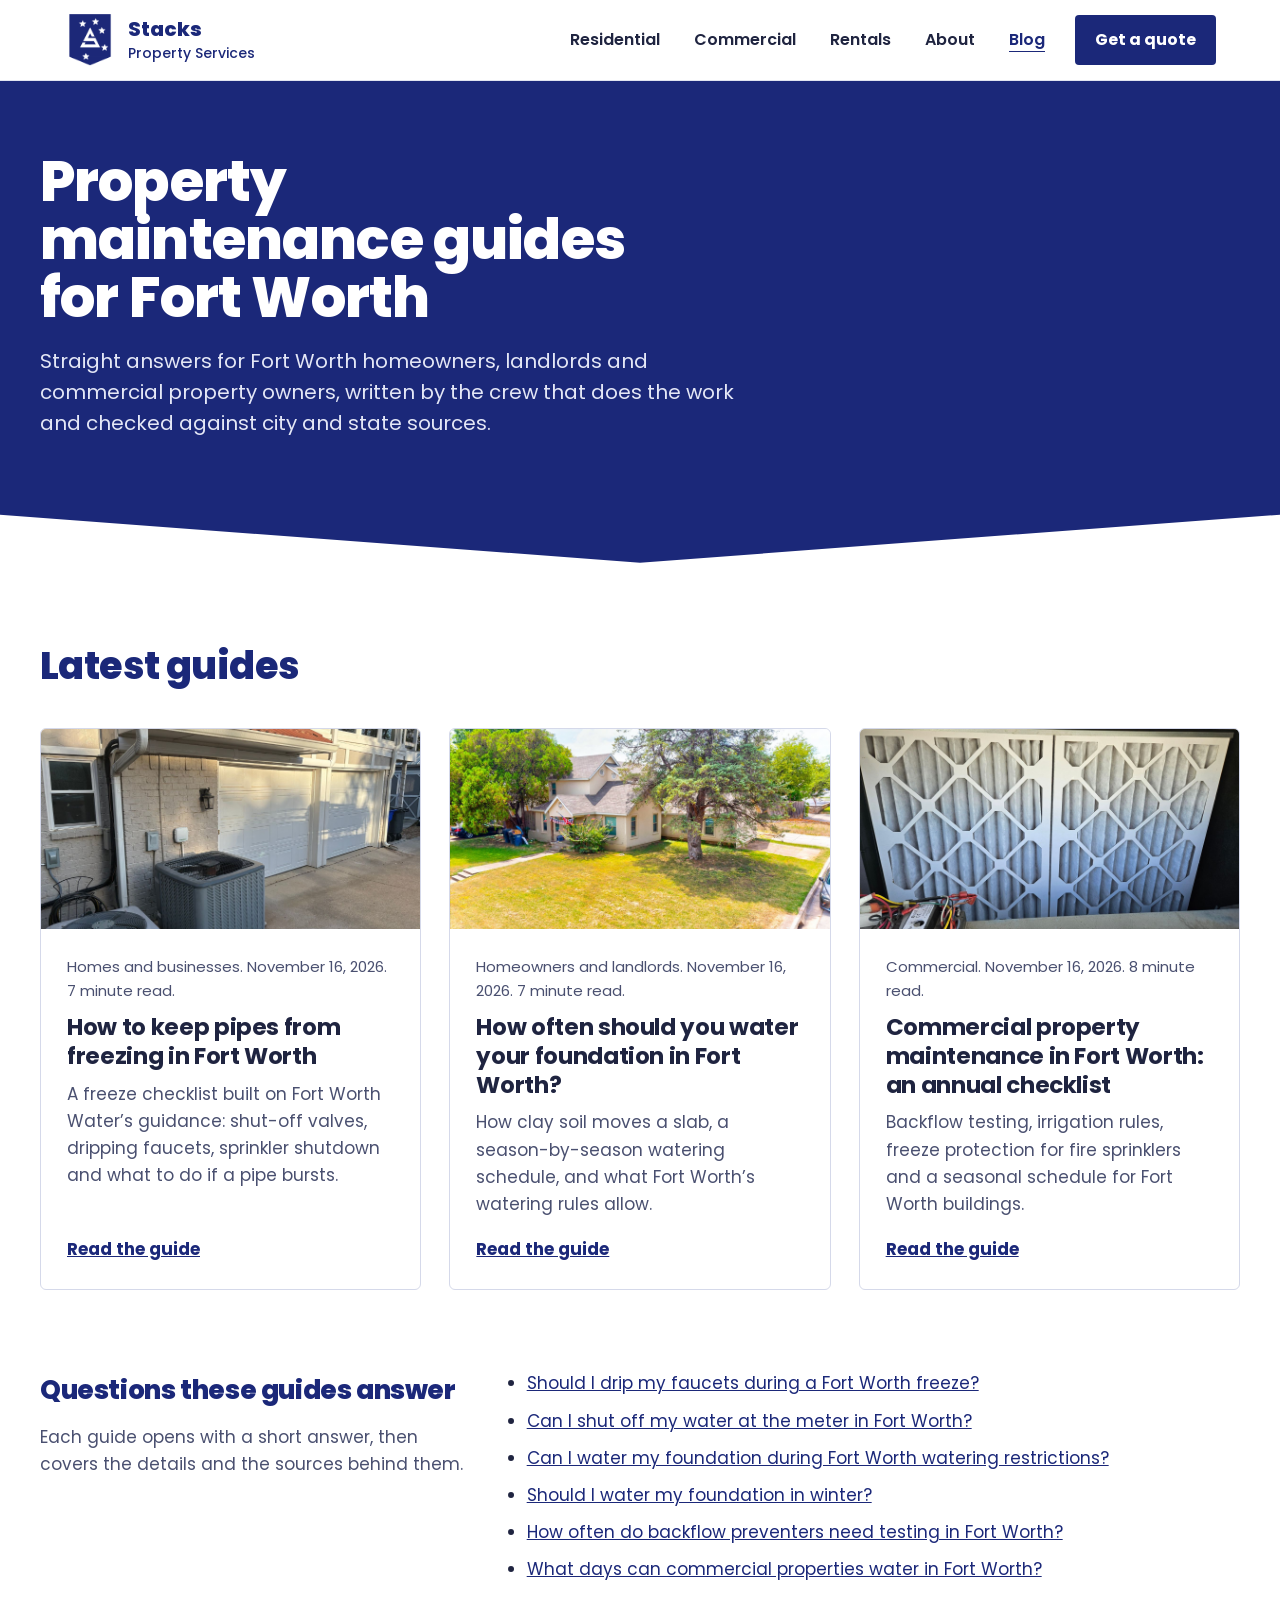
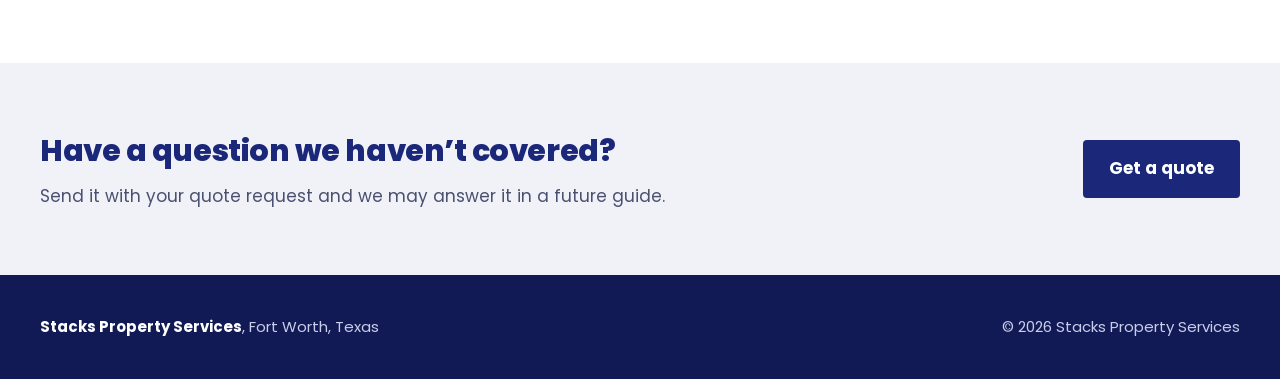
<file: blog.html>
<!doctype html>
<html lang="en">
<head>
<meta charset="utf-8">
<meta name="viewport" content="width=device-width, initial-scale=1">
<title>Fort Worth Property Maintenance Guides | Stacks Property Services Blog</title>
<meta name="description" content="Answers for Fort Worth homeowners, landlords and commercial property owners on frozen pipes, foundation watering and commercial compliance.">
<link rel="canonical" href="https://stacksps.com/blog.html">
<meta property="og:type" content="website">
<meta property="og:title" content="Fort Worth Property Maintenance Guides | Stacks Property Services Blog">
<meta property="og:description" content="Answers for Fort Worth homeowners, landlords and commercial property owners on frozen pipes, foundation watering and commercial compliance.">
<meta property="og:url" content="https://stacksps.com/blog.html">
<meta property="og:image" content="https://stacksps.com/images/stacks-logo.png">
<link rel="icon" type="image/png" href="images/stacks-logo.png">
<link rel="preconnect" href="https://fonts.googleapis.com">
<link rel="preconnect" href="https://fonts.gstatic.com" crossorigin>
<link rel="stylesheet" href="https://fonts.googleapis.com/css2?family=Poppins:wght@400;500;600;700;800&amp;display=swap">
<link rel="stylesheet" href="css/styles.css">
<script type="application/ld+json">
{
  "@context": "https://schema.org",
  "@graph": [
    {
      "@type": "LocalBusiness",
      "@id": "https://stacksps.com/#business",
      "name": "Stacks Property Services",
      "url": "https://stacksps.com/",
      "logo": "https://stacksps.com/images/stacks-logo.png",
      "image": "https://stacksps.com/images/stacks-logo.png",
      "description": "Veteran-owned property maintenance company in Fort Worth, Texas, owned by Jeremy Spann and Tom Morrow, serving residential and commercial properties.",
      "address": {
        "@type": "PostalAddress",
        "addressLocality": "Fort Worth",
        "addressRegion": "TX",
        "addressCountry": "US"
      },
      "areaServed": {
        "@type": "City",
        "name": "Fort Worth"
      },
      "founder": [
        {
          "@type": "Person",
          "name": "Jeremy Spann"
        },
        {
          "@type": "Person",
          "name": "Tom Morrow"
        }
      ],
      "slogan": "Property maintenance you don’t have to chase.",
      "email": "info@stacksps.com"
    }
  ]
}
</script>
</head>
<body>
<div style="font-family: 'Poppins', 'Helvetica Neue', Arial, sans-serif; color: #1F2440; background: #FFFFFF; font-size: 17px; line-height: 1.6">

  <header style="border-bottom: 1px solid #E1E4F0">
    <div style="max-width: 1200px; margin: 0 auto; padding: 14px 24px; display: flex; flex-wrap: wrap; align-items: center; justify-content: space-between; gap: 16px">
      <a href="index.html" style="display: flex; align-items: center; gap: 12px; text-decoration: none; color: #1B2879">
        <img src="images/stacks-logo.png" alt="" style="width: 52px; height: 52px">
        <span style=" font-weight: 800; font-size: 20px; line-height: 1.1">Stacks<br><span style="font-weight: 500; font-size: 14px;">Property Services</span></span>
      </a>
      <nav aria-label="Main" style="display: flex; flex-wrap: wrap; align-items: center; gap: 8px 26px; font-size: 16px">
        <a class="navlink" href="residential.html">Residential</a>
        <a class="navlink" href="commercial.html">Commercial</a>
        <a class="navlink" href="index.html#rentals">Rentals</a>
        <a class="navlink" href="index.html#about">About</a>
        <a class="navlink" href="blog.html" aria-current="page" style="color: #1B2879; text-decoration: underline; text-underline-offset: 6px">Blog</a>
        <a href="https://app.smartsheet.com/b/form/8d13ba9e664b43708a5dfdeb3fce521e" style="background: #1B2879; color: #FFFFFF; text-decoration: none; font-weight: 700; padding: 12px 20px; border-radius: 4px; min-height: 44px; box-sizing: border-box; display: inline-flex; align-items: center">Get a quote</a>
      </nav>
    </div>
  </header>

  <section style="background: #1B2879; color: #FFFFFF; clip-path: polygon(0 0, 100% 0, 100% calc(100% - 48px), 50% 100%, 0 calc(100% - 48px)); padding: 72px 24px 124px">
    <div style="max-width: 1200px; margin: 0 auto">
      <h1 style="margin: 0 0 18px; font-weight: 800; font-size: clamp(2.2rem, 4.4vw, 3.5rem); line-height: 1.04; max-width: 16ch">Property maintenance guides for Fort Worth</h1>
      <p style="margin: 0; font-size: 20px; line-height: 1.55; color: #E4E7F6; max-width: 58ch">Straight answers for Fort Worth homeowners, landlords and commercial property owners, written by the crew that does the work and checked against city and state sources.</p>
    </div>
  </section>

  <section aria-labelledby="latest" style="padding: 72px 24px 40px">
    <div style="max-width: 1200px; margin: 0 auto">
      <h2 id="latest" style="margin: 0 0 32px; font-weight: 800; font-size: clamp(1.8rem, 3vw, 2.4rem); color: #1B2879">Latest guides</h2>

      <div style="display: flex; flex-wrap: wrap; gap: 28px">
        <article style="flex: 1 1 340px; min-width: 0; border: 1px solid #D5D9EA; border-radius: 6px; overflow: hidden; display: flex; flex-direction: column">
          <img src="images/work/residential-ac-condensers-garage.jpg" alt="Outdoor faucet, hose reel and AC units beside a Fort Worth garage, the spots that need protecting before a freeze" loading="lazy" style="display: block; width: 100%; height: 200px; object-fit: cover">
          <div style="padding: 26px; display: flex; flex-direction: column; gap: 10px; flex-grow: 1">
            <p style="margin: 0; font-size: 15px; color: #4A5070">Homes and businesses. November 16, 2026. 7 minute read.</p>
            <h3 style="margin: 0; font-size: 23px; line-height: 1.25; font-weight: 700"><a class="cardtitle" href="frozen-pipes-fort-worth.html">How to keep pipes from freezing in Fort Worth</a></h3>
            <p style="margin: 0; color: #4A5070">A freeze checklist built on Fort Worth Water’s guidance: shut-off valves, dripping faucets, sprinkler shutdown and what to do if a pipe bursts.</p>
            <a href="frozen-pipes-fort-worth.html" style="margin-top: auto; padding-top: 8px; font-weight: 700">Read the guide</a>
          </div>
        </article>

        <article style="flex: 1 1 340px; min-width: 0; border: 1px solid #D5D9EA; border-radius: 6px; overflow: hidden; display: flex; flex-direction: column">
          <img src="images/work/3550-kell-st-rental-fort-worth.jpg" alt="A Fort Worth home near TCU with mature trees and lawn close to the slab" loading="lazy" style="display: block; width: 100%; height: 200px; object-fit: cover">
          <div style="padding: 26px; display: flex; flex-direction: column; gap: 10px; flex-grow: 1">
            <p style="margin: 0; font-size: 15px; color: #4A5070">Homeowners and landlords. November 16, 2026. 7 minute read.</p>
            <h3 style="margin: 0; font-size: 23px; line-height: 1.25; font-weight: 700"><a class="cardtitle" href="foundation-watering-fort-worth.html">How often should you water your foundation in Fort Worth?</a></h3>
            <p style="margin: 0; color: #4A5070">How clay soil moves a slab, a season-by-season watering schedule, and what Fort Worth’s watering rules allow.</p>
            <a href="foundation-watering-fort-worth.html" style="margin-top: auto; padding-top: 8px; font-weight: 700">Read the guide</a>
          </div>
        </article>

        <article style="flex: 1 1 340px; min-width: 0; border: 1px solid #D5D9EA; border-radius: 6px; overflow: hidden; display: flex; flex-direction: column">
          <img src="images/work/commercial-rooftop-unit-filters.jpg" alt="Fresh pleated filters installed in a commercial rooftop unit during a preventive maintenance visit" loading="lazy" style="display: block; width: 100%; height: 200px; object-fit: cover">
          <div style="padding: 26px; display: flex; flex-direction: column; gap: 10px; flex-grow: 1">
            <p style="margin: 0; font-size: 15px; color: #4A5070">Commercial. November 16, 2026. 8 minute read.</p>
            <h3 style="margin: 0; font-size: 23px; line-height: 1.25; font-weight: 700"><a class="cardtitle" href="commercial-maintenance-checklist-fort-worth.html">Commercial property maintenance in Fort Worth: an annual checklist</a></h3>
            <p style="margin: 0; color: #4A5070">Backflow testing, irrigation rules, freeze protection for fire sprinklers and a seasonal schedule for Fort Worth buildings.</p>
            <a href="commercial-maintenance-checklist-fort-worth.html" style="margin-top: auto; padding-top: 8px; font-weight: 700">Read the guide</a>
          </div>
        </article>
      </div>
    </div>
  </section>

  <section aria-labelledby="topics" style="padding: 40px 24px 80px">
    <div style="max-width: 1200px; margin: 0 auto; display: flex; flex-wrap: wrap; gap: 40px">
      <div style="flex: 1 1 320px; min-width: 0">
        <h2 id="topics" style="margin: 0 0 12px; font-weight: 800; font-size: 26px; color: #1B2879">Questions these guides answer</h2>
        <p style="margin: 0; color: #4A5070">Each guide opens with a short answer, then covers the details and the sources behind them.</p>
      </div>
      <ul style="flex: 2 1 520px; min-width: 0; margin: 0; padding: 0 0 0 20px; display: flex; flex-direction: column; gap: 10px">
        <li><a href="frozen-pipes-fort-worth.html">Should I drip my faucets during a Fort Worth freeze?</a></li>
        <li><a href="frozen-pipes-fort-worth.html">Can I shut off my water at the meter in Fort Worth?</a></li>
        <li><a href="foundation-watering-fort-worth.html">Can I water my foundation during Fort Worth watering restrictions?</a></li>
        <li><a href="foundation-watering-fort-worth.html">Should I water my foundation in winter?</a></li>
        <li><a href="commercial-maintenance-checklist-fort-worth.html">How often do backflow preventers need testing in Fort Worth?</a></li>
        <li><a href="commercial-maintenance-checklist-fort-worth.html">What days can commercial properties water in Fort Worth?</a></li>
      </ul>
    </div>
  </section>

  <section style="background: #F1F2F8; padding: 64px 24px">
    <div style="max-width: 1200px; margin: 0 auto; display: flex; flex-wrap: wrap; gap: 24px; align-items: center; justify-content: space-between">
      <div style="flex: 999 1 420px">
        <h2 style="margin: 0 0 8px; font-weight: 800; font-size: 30px; color: #1B2879">Have a question we haven’t covered?</h2>
        <p style="margin: 0; color: #4A5070">Send it with your quote request and we may answer it in a future guide.</p>
      </div>
      <a href="https://app.smartsheet.com/b/form/8d13ba9e664b43708a5dfdeb3fce521e" style="background: #1B2879; color: #FFFFFF; text-decoration: none; font-weight: 700; font-size: 17px; padding: 15px 26px; border-radius: 4px">Get a quote</a>
    </div>
  </section>

  <footer style="background: #111A55; color: #C9CEEA; padding: 40px 24px; font-size: 15px">
    <div style="max-width: 1200px; margin: 0 auto; display: flex; flex-wrap: wrap; gap: 20px; justify-content: space-between; align-items: center">
      <span><span style="color: #FFFFFF; font-weight: 700">Stacks Property Services</span>, Fort Worth, Texas</span>
      <span>© 2026 Stacks Property Services</span>
    </div>
  </footer>

</div>
</body>
</html>
</file>
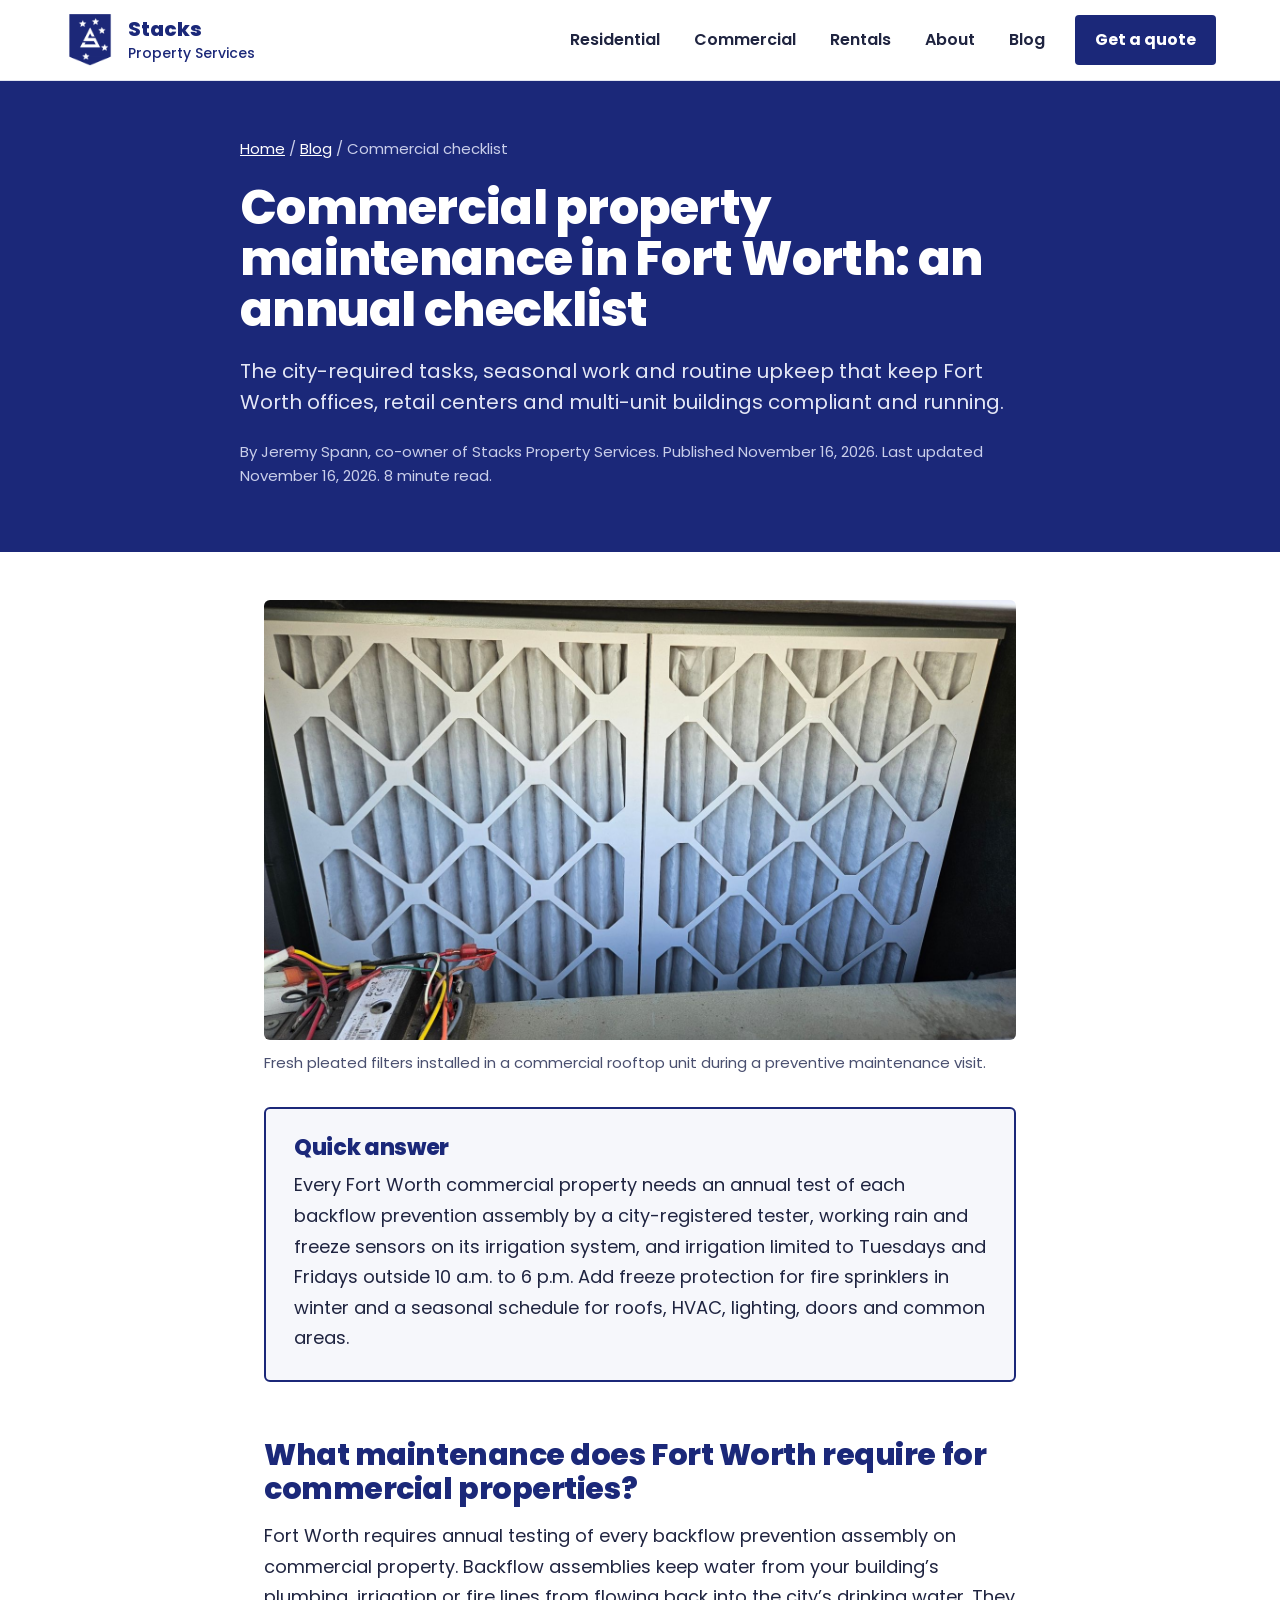
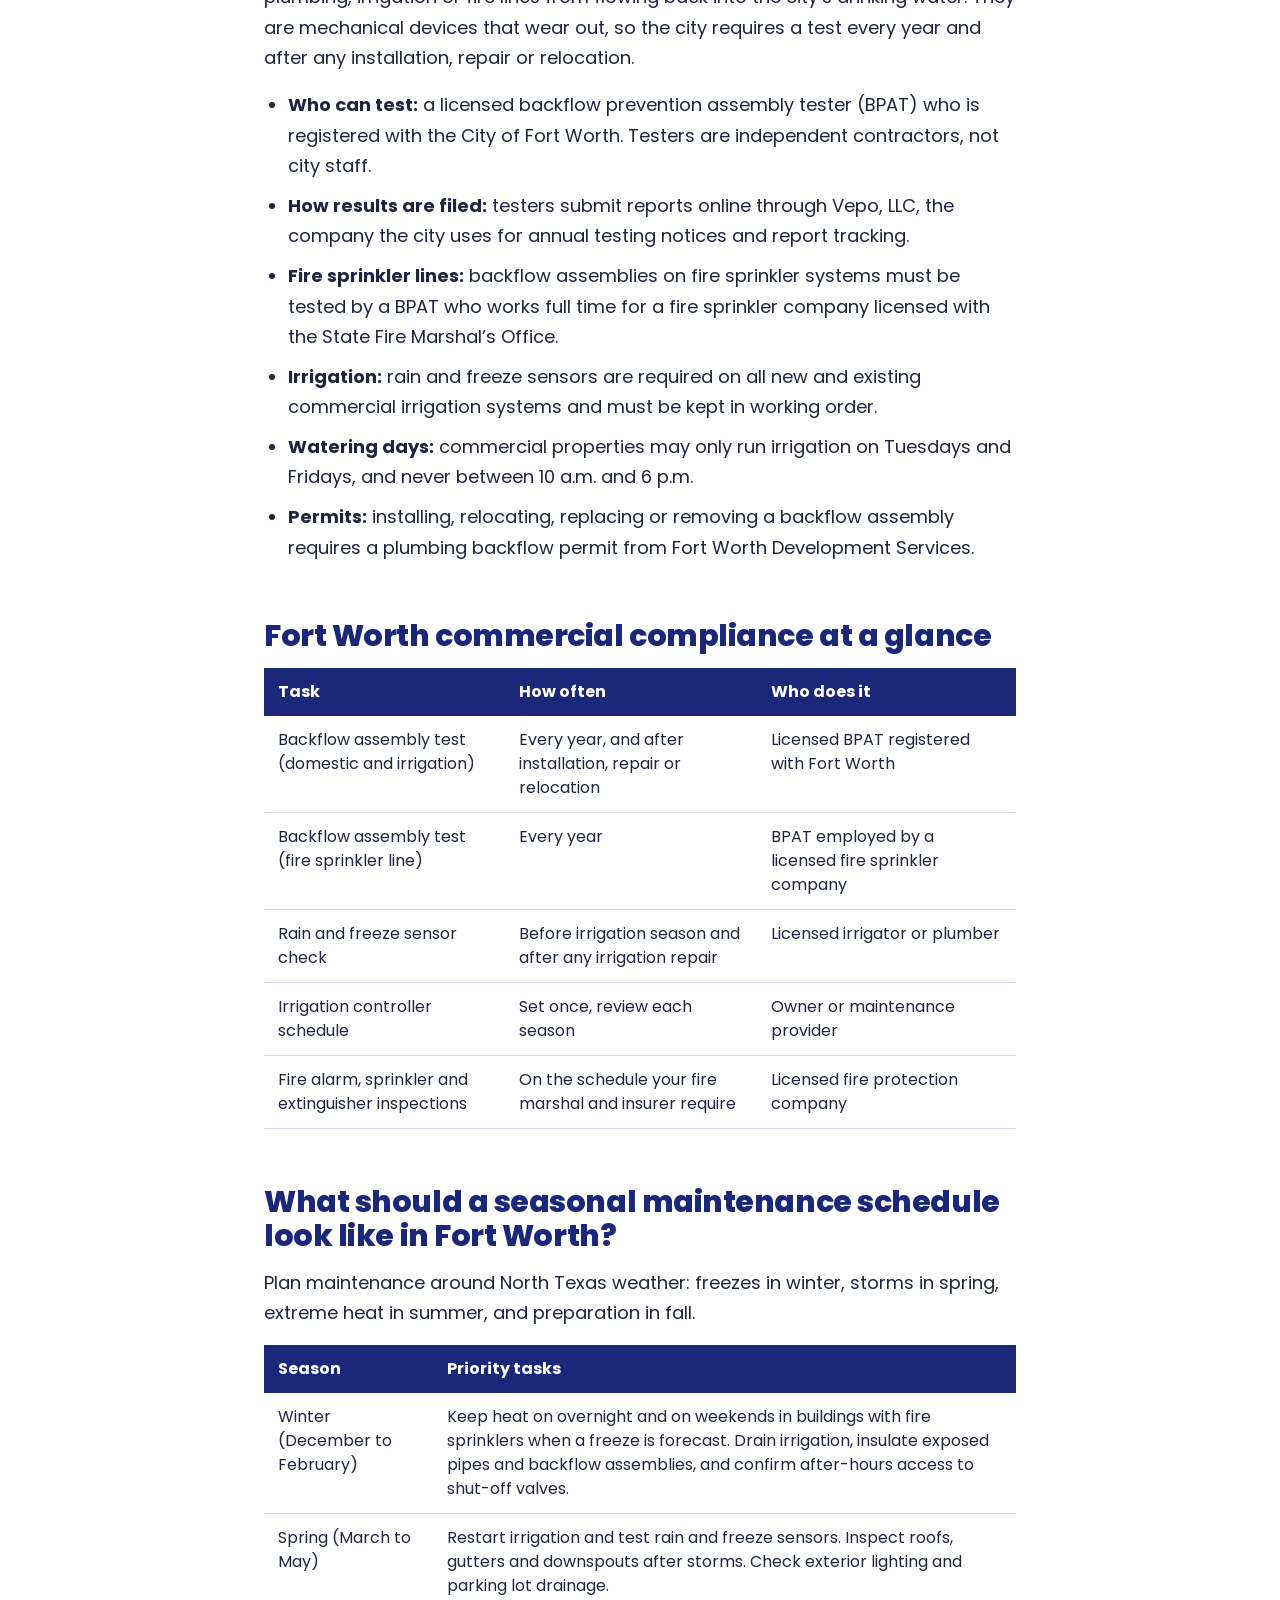
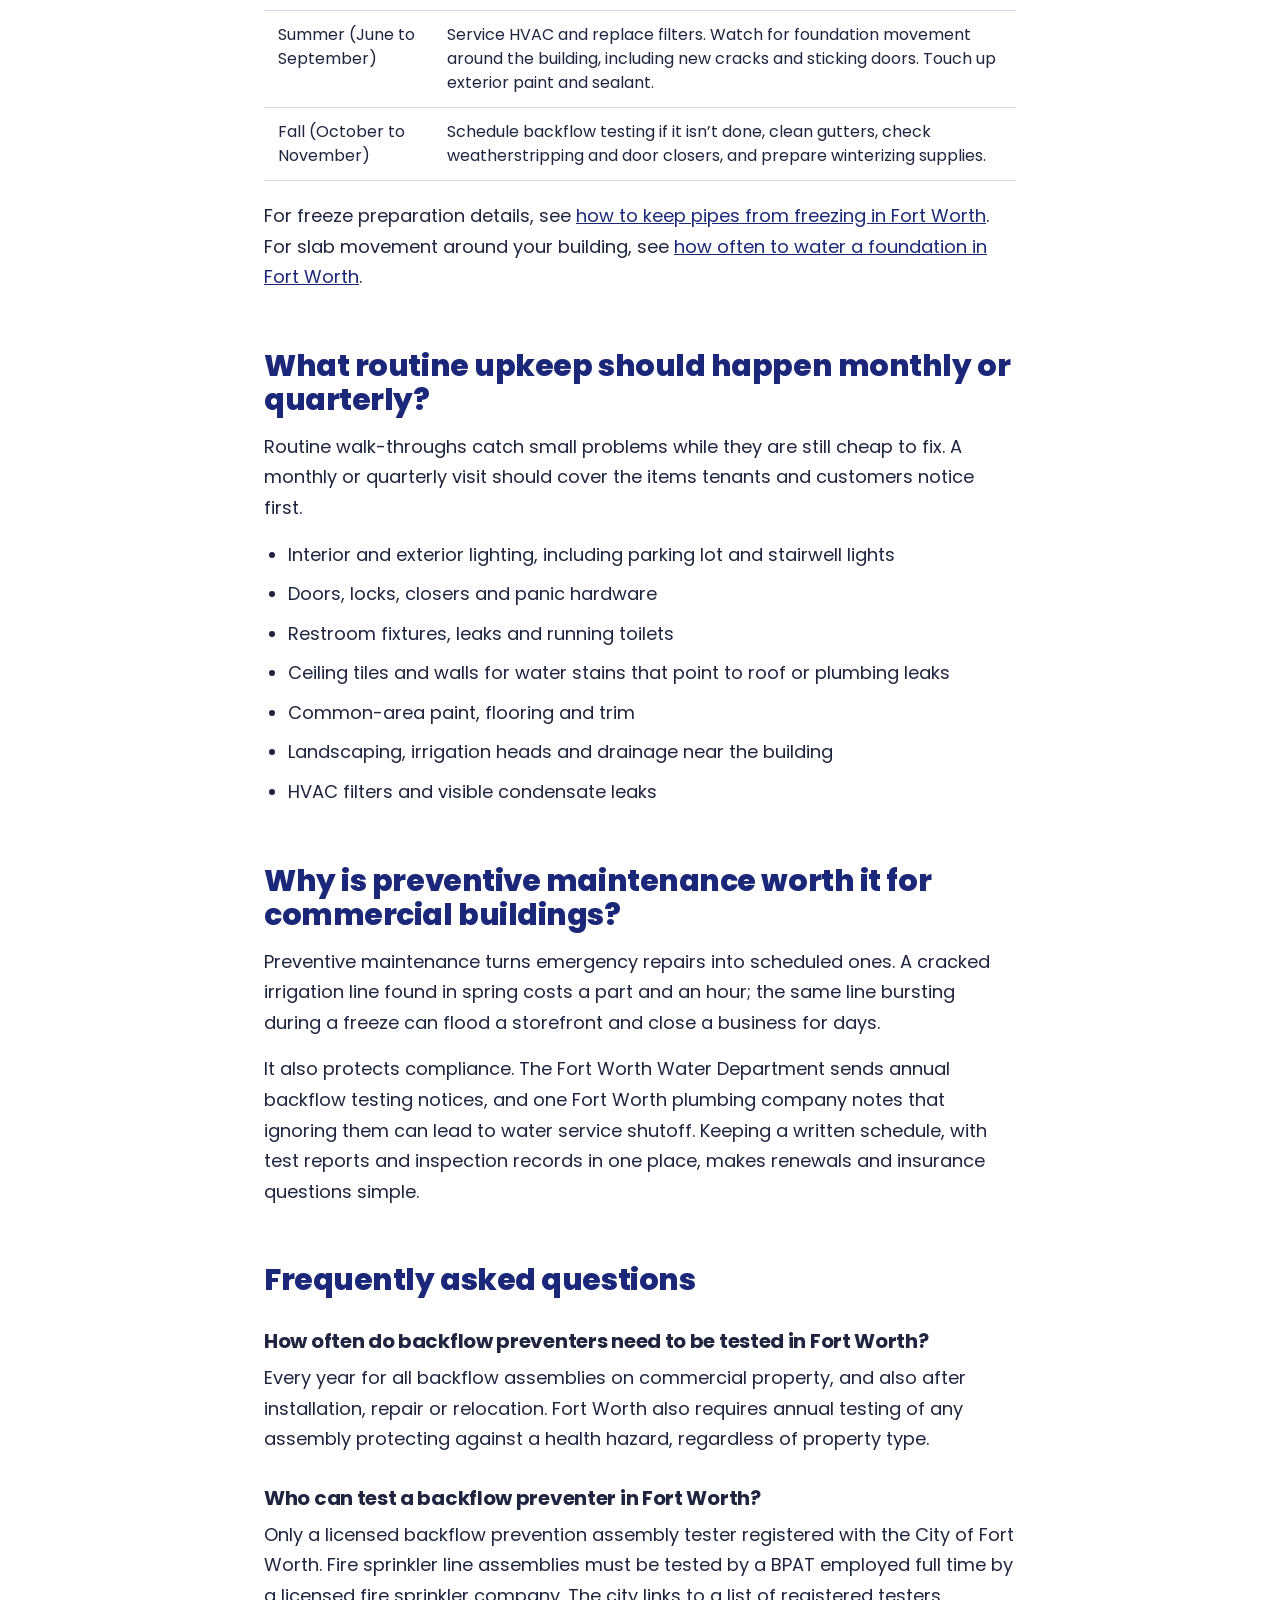
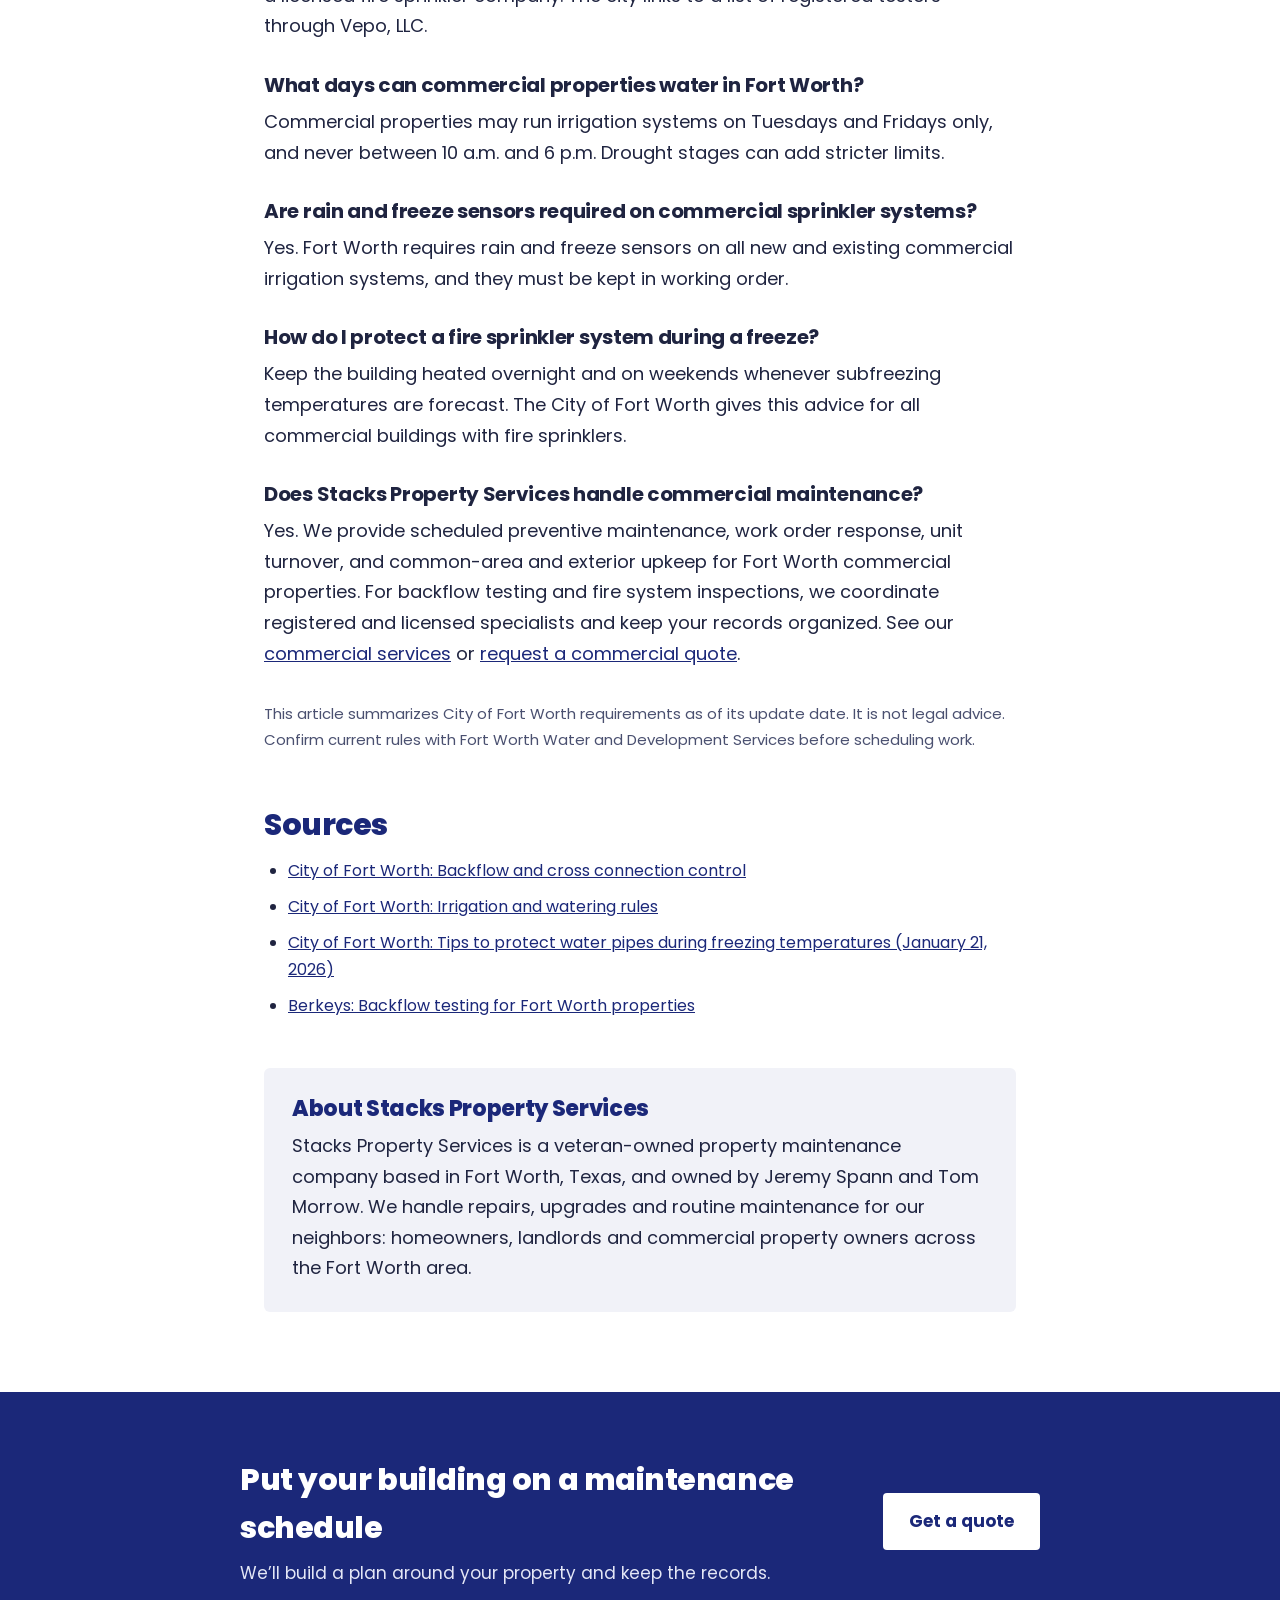
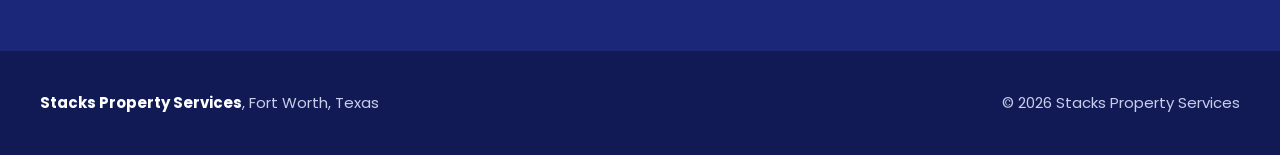
<file: commercial-maintenance-checklist-fort-worth.html>
<!doctype html>
<html lang="en">
<head>
<meta charset="utf-8">
<meta name="viewport" content="width=device-width, initial-scale=1">
<title>Commercial Property Maintenance Checklist for Fort Worth, TX</title>
<meta name="description" content="Annual backflow testing, irrigation rules, rain and freeze sensors, fire sprinkler freeze protection and a seasonal schedule for Fort Worth commercial buildings.">
<link rel="canonical" href="https://stacksps.com/commercial-maintenance-checklist-fort-worth.html">
<meta property="og:type" content="article">
<meta property="og:title" content="Commercial Property Maintenance Checklist for Fort Worth, TX">
<meta property="og:description" content="Annual backflow testing, irrigation rules, rain and freeze sensors, fire sprinkler freeze protection and a seasonal schedule for Fort Worth commercial buildings.">
<meta property="og:url" content="https://stacksps.com/commercial-maintenance-checklist-fort-worth.html">
<meta property="og:image" content="https://stacksps.com/images/stacks-logo.png">
<link rel="icon" type="image/png" href="images/stacks-logo.png">
<link rel="preconnect" href="https://fonts.googleapis.com">
<link rel="preconnect" href="https://fonts.gstatic.com" crossorigin>
<link rel="stylesheet" href="https://fonts.googleapis.com/css2?family=Poppins:wght@400;500;600;700;800&amp;display=swap">
<link rel="stylesheet" href="css/styles.css">
<script type="application/ld+json">
{
  "@context": "https://schema.org",
  "@graph": [
    {
      "@type": "BlogPosting",
      "headline": "Commercial property maintenance in Fort Worth: an annual checklist",
      "description": "Annual backflow testing, irrigation rules, rain and freeze sensors, fire sprinkler freeze protection and a seasonal schedule for Fort Worth commercial buildings.",
      "datePublished": "2026-11-16",
      "dateModified": "2026-11-16",
      "author": {
        "@type": "Person",
        "name": "Jeremy Spann",
        "jobTitle": "Co-owner",
        "worksFor": {
          "@id": "https://stacksps.com/#business"
        }
      },
      "publisher": {
        "@id": "https://stacksps.com/#business"
      },
      "mainEntityOfPage": "https://stacksps.com/commercial-maintenance-checklist-fort-worth.html",
      "image": "https://stacksps.com/images/stacks-logo.png"
    },
    {
      "@type": "FAQPage",
      "mainEntity": [
        {
          "@type": "Question",
          "name": "How often do backflow preventers need to be tested in Fort Worth?",
          "acceptedAnswer": {
            "@type": "Answer",
            "text": "Every year for all backflow assemblies on commercial property, and also after installation, repair or relocation. Fort Worth also requires annual testing of any assembly protecting against a health hazard, regardless of property type."
          }
        },
        {
          "@type": "Question",
          "name": "Who can test a backflow preventer in Fort Worth?",
          "acceptedAnswer": {
            "@type": "Answer",
            "text": "Only a licensed backflow prevention assembly tester registered with the City of Fort Worth. Fire sprinkler line assemblies must be tested by a BPAT employed full time by a licensed fire sprinkler company. The city links to a list of registered testers through Vepo, LLC."
          }
        },
        {
          "@type": "Question",
          "name": "What days can commercial properties water in Fort Worth?",
          "acceptedAnswer": {
            "@type": "Answer",
            "text": "Commercial properties may run irrigation systems on Tuesdays and Fridays only, and never between 10 a.m. and 6 p.m. Drought stages can add stricter limits."
          }
        },
        {
          "@type": "Question",
          "name": "Are rain and freeze sensors required on commercial sprinkler systems?",
          "acceptedAnswer": {
            "@type": "Answer",
            "text": "Yes. Fort Worth requires rain and freeze sensors on all new and existing commercial irrigation systems, and they must be kept in working order."
          }
        },
        {
          "@type": "Question",
          "name": "How do I protect a fire sprinkler system during a freeze?",
          "acceptedAnswer": {
            "@type": "Answer",
            "text": "Keep the building heated overnight and on weekends whenever subfreezing temperatures are forecast. The City of Fort Worth gives this advice for all commercial buildings with fire sprinklers."
          }
        },
        {
          "@type": "Question",
          "name": "Does Stacks Property Services handle commercial maintenance?",
          "acceptedAnswer": {
            "@type": "Answer",
            "text": "Yes. We provide scheduled preventive maintenance, work order response, unit turnover, and common-area and exterior upkeep for Fort Worth commercial properties. For backflow testing and fire system inspections, we coordinate registered and licensed specialists and keep your records organized. See our commercial services or request a commercial quote."
          }
        }
      ]
    },
    {
      "@type": "BreadcrumbList",
      "itemListElement": [
        {
          "@type": "ListItem",
          "position": 1,
          "name": "Home",
          "item": "https://stacksps.com/"
        },
        {
          "@type": "ListItem",
          "position": 2,
          "name": "Blog",
          "item": "https://stacksps.com/blog.html"
        },
        {
          "@type": "ListItem",
          "position": 3,
          "name": "Commercial property maintenance in Fort Worth: an annual checklist",
          "item": "https://stacksps.com/commercial-maintenance-checklist-fort-worth.html"
        }
      ]
    },
    {
      "@type": "LocalBusiness",
      "@id": "https://stacksps.com/#business",
      "name": "Stacks Property Services",
      "url": "https://stacksps.com/",
      "logo": "https://stacksps.com/images/stacks-logo.png",
      "image": "https://stacksps.com/images/stacks-logo.png",
      "description": "Veteran-owned property maintenance company in Fort Worth, Texas, owned by Jeremy Spann and Tom Morrow, serving residential and commercial properties.",
      "address": {
        "@type": "PostalAddress",
        "addressLocality": "Fort Worth",
        "addressRegion": "TX",
        "addressCountry": "US"
      },
      "areaServed": {
        "@type": "City",
        "name": "Fort Worth"
      },
      "founder": [
        {
          "@type": "Person",
          "name": "Jeremy Spann"
        },
        {
          "@type": "Person",
          "name": "Tom Morrow"
        }
      ],
      "slogan": "Property maintenance you don’t have to chase.",
      "email": "info@stacksps.com"
    }
  ]
}
</script>
</head>
<body>
<div style="font-family: 'Poppins', 'Helvetica Neue', Arial, sans-serif; color: #1F2440; background: #FFFFFF; font-size: 17px; line-height: 1.6">

  <header style="border-bottom: 1px solid #E1E4F0">
    <div style="max-width: 1200px; margin: 0 auto; padding: 14px 24px; display: flex; flex-wrap: wrap; align-items: center; justify-content: space-between; gap: 16px">
      <a href="index.html" style="display: flex; align-items: center; gap: 12px; text-decoration: none; color: #1B2879">
        <img src="images/stacks-logo.png" alt="" style="width: 52px; height: 52px">
        <span style=" font-weight: 800; font-size: 20px; line-height: 1.1">Stacks<br><span style="font-weight: 500; font-size: 14px;">Property Services</span></span>
      </a>
      <nav aria-label="Main" style="display: flex; flex-wrap: wrap; align-items: center; gap: 8px 26px; font-size: 16px">
        <a class="navlink" href="residential.html">Residential</a>
        <a class="navlink" href="commercial.html">Commercial</a>
        <a class="navlink" href="index.html#rentals">Rentals</a>
        <a class="navlink" href="index.html#about">About</a>
        <a class="navlink" href="blog.html" aria-current="page">Blog</a>
        <a href="https://app.smartsheet.com/b/form/8d13ba9e664b43708a5dfdeb3fce521e" style="background: #1B2879; color: #FFFFFF; text-decoration: none; font-weight: 700; padding: 12px 20px; border-radius: 4px; min-height: 44px; box-sizing: border-box; display: inline-flex; align-items: center">Get a quote</a>
      </nav>
    </div>
  </header>

  <article>
    <div style="background: #1B2879; color: #FFFFFF; padding: 56px 24px 64px">
      <div style="max-width: 800px; margin: 0 auto">
        <nav aria-label="Breadcrumb" style="font-size: 15px; color: #C9CEEA; margin-bottom: 22px"><a href="index.html" style="color: #FFFFFF">Home</a> / <a href="blog.html" style="color: #FFFFFF">Blog</a> / Commercial checklist</nav>
        <h1 style="margin: 0 0 20px; font-weight: 800; font-size: clamp(2rem, 4vw, 3rem); line-height: 1.06">Commercial property maintenance in Fort Worth: an annual checklist</h1>
        <p style="margin: 0 0 22px; font-size: 20px; line-height: 1.55; color: #E4E7F6">The city-required tasks, seasonal work and routine upkeep that keep Fort Worth offices, retail centers and multi-unit buildings compliant and running.</p>
        <p style="margin: 0; font-size: 15px; color: #C9CEEA">By Jeremy Spann, co-owner of Stacks Property Services. Published November 16, 2026. Last updated November 16, 2026. 8 minute read.</p>
      </div>
    </div>

    <div class="prose" style="max-width: 800px; margin: 0 auto; padding: 48px 24px 24px">

      <figure style="margin: 0 0 32px"><img src="images/work/commercial-rooftop-unit-filters.jpg" alt="Fresh pleated filters installed in a commercial rooftop unit during a preventive maintenance visit" loading="lazy" style="display: block; width: 100%; height: auto; object-fit: cover; max-height: 440px; border-radius: 6px"><figcaption style="margin-top: 10px; font-size: 15px; color: #4A5070">Fresh pleated filters installed in a commercial rooftop unit during a preventive maintenance visit.</figcaption></figure>

      <section aria-labelledby="quick" style="border: 2px solid #1B2879; border-radius: 6px; padding: 26px 28px; margin-bottom: 8px; background: #F6F7FB">
        <h2 id="quick" style="margin: 0 0 10px; font-size: 22px">Quick answer</h2>
        <p style="margin: 0">Every Fort Worth commercial property needs an annual test of each backflow prevention assembly by a city-registered tester, working rain and freeze sensors on its irrigation system, and irrigation limited to Tuesdays and Fridays outside 10 a.m. to 6 p.m. Add freeze protection for fire sprinklers in winter and a seasonal schedule for roofs, HVAC, lighting, doors and common areas.</p>
      </section>

      <h2>What maintenance does Fort Worth require for commercial properties?</h2>
      <p>Fort Worth requires annual testing of every backflow prevention assembly on commercial property. Backflow assemblies keep water from your building’s plumbing, irrigation or fire lines from flowing back into the city’s drinking water. They are mechanical devices that wear out, so the city requires a test every year and after any installation, repair or relocation.</p>
      <ul>
        <li><strong>Who can test:</strong> a licensed backflow prevention assembly tester (BPAT) who is registered with the City of Fort Worth. Testers are independent contractors, not city staff.</li>
        <li><strong>How results are filed:</strong> testers submit reports online through Vepo, LLC, the company the city uses for annual testing notices and report tracking.</li>
        <li><strong>Fire sprinkler lines:</strong> backflow assemblies on fire sprinkler systems must be tested by a BPAT who works full time for a fire sprinkler company licensed with the State Fire Marshal’s Office.</li>
        <li><strong>Irrigation:</strong> rain and freeze sensors are required on all new and existing commercial irrigation systems and must be kept in working order.</li>
        <li><strong>Watering days:</strong> commercial properties may only run irrigation on Tuesdays and Fridays, and never between 10 a.m. and 6 p.m.</li>
        <li><strong>Permits:</strong> installing, relocating, replacing or removing a backflow assembly requires a plumbing backflow permit from Fort Worth Development Services.</li>
      </ul>

      <h2>Fort Worth commercial compliance at a glance</h2>
      <div style="overflow-x: auto; margin: 0 0 20px">
        <table>
          <thead><tr><th scope="col">Task</th><th scope="col">How often</th><th scope="col">Who does it</th></tr></thead>
          <tbody>
            <tr><td>Backflow assembly test (domestic and irrigation)</td><td>Every year, and after installation, repair or relocation</td><td>Licensed BPAT registered with Fort Worth</td></tr>
            <tr><td>Backflow assembly test (fire sprinkler line)</td><td>Every year</td><td>BPAT employed by a licensed fire sprinkler company</td></tr>
            <tr><td>Rain and freeze sensor check</td><td>Before irrigation season and after any irrigation repair</td><td>Licensed irrigator or plumber</td></tr>
            <tr><td>Irrigation controller schedule</td><td>Set once, review each season</td><td>Owner or maintenance provider</td></tr>
            <tr><td>Fire alarm, sprinkler and extinguisher inspections</td><td>On the schedule your fire marshal and insurer require</td><td>Licensed fire protection company</td></tr>
          </tbody>
        </table>
      </div>

      <h2>What should a seasonal maintenance schedule look like in Fort Worth?</h2>
      <p>Plan maintenance around North Texas weather: freezes in winter, storms in spring, extreme heat in summer, and preparation in fall.</p>
      <div style="overflow-x: auto; margin: 0 0 20px">
        <table>
          <thead><tr><th scope="col">Season</th><th scope="col">Priority tasks</th></tr></thead>
          <tbody>
            <tr><td>Winter (December to February)</td><td>Keep heat on overnight and on weekends in buildings with fire sprinklers when a freeze is forecast. Drain irrigation, insulate exposed pipes and backflow assemblies, and confirm after-hours access to shut-off valves.</td></tr>
            <tr><td>Spring (March to May)</td><td>Restart irrigation and test rain and freeze sensors. Inspect roofs, gutters and downspouts after storms. Check exterior lighting and parking lot drainage.</td></tr>
            <tr><td>Summer (June to September)</td><td>Service HVAC and replace filters. Watch for foundation movement around the building, including new cracks and sticking doors. Touch up exterior paint and sealant.</td></tr>
            <tr><td>Fall (October to November)</td><td>Schedule backflow testing if it isn’t done, clean gutters, check weatherstripping and door closers, and prepare winterizing supplies.</td></tr>
          </tbody>
        </table>
      </div>
      <p>For freeze preparation details, see <a href="frozen-pipes-fort-worth.html">how to keep pipes from freezing in Fort Worth</a>. For slab movement around your building, see <a href="foundation-watering-fort-worth.html">how often to water a foundation in Fort Worth</a>.</p>

      <h2>What routine upkeep should happen monthly or quarterly?</h2>
      <p>Routine walk-throughs catch small problems while they are still cheap to fix. A monthly or quarterly visit should cover the items tenants and customers notice first.</p>
      <ul>
        <li>Interior and exterior lighting, including parking lot and stairwell lights</li>
        <li>Doors, locks, closers and panic hardware</li>
        <li>Restroom fixtures, leaks and running toilets</li>
        <li>Ceiling tiles and walls for water stains that point to roof or plumbing leaks</li>
        <li>Common-area paint, flooring and trim</li>
        <li>Landscaping, irrigation heads and drainage near the building</li>
        <li>HVAC filters and visible condensate leaks</li>
      </ul>

      <h2>Why is preventive maintenance worth it for commercial buildings?</h2>
      <p>Preventive maintenance turns emergency repairs into scheduled ones. A cracked irrigation line found in spring costs a part and an hour; the same line bursting during a freeze can flood a storefront and close a business for days.</p>
      <p>It also protects compliance. The Fort Worth Water Department sends annual backflow testing notices, and one Fort Worth plumbing company notes that ignoring them can lead to water service shutoff. Keeping a written schedule, with test reports and inspection records in one place, makes renewals and insurance questions simple.</p>

      <h2>Frequently asked questions</h2>
      <h3>How often do backflow preventers need to be tested in Fort Worth?</h3>
      <p>Every year for all backflow assemblies on commercial property, and also after installation, repair or relocation. Fort Worth also requires annual testing of any assembly protecting against a health hazard, regardless of property type.</p>
      <h3>Who can test a backflow preventer in Fort Worth?</h3>
      <p>Only a licensed backflow prevention assembly tester registered with the City of Fort Worth. Fire sprinkler line assemblies must be tested by a BPAT employed full time by a licensed fire sprinkler company. The city links to a list of registered testers through Vepo, LLC.</p>
      <h3>What days can commercial properties water in Fort Worth?</h3>
      <p>Commercial properties may run irrigation systems on Tuesdays and Fridays only, and never between 10 a.m. and 6 p.m. Drought stages can add stricter limits.</p>
      <h3>Are rain and freeze sensors required on commercial sprinkler systems?</h3>
      <p>Yes. Fort Worth requires rain and freeze sensors on all new and existing commercial irrigation systems, and they must be kept in working order.</p>
      <h3>How do I protect a fire sprinkler system during a freeze?</h3>
      <p>Keep the building heated overnight and on weekends whenever subfreezing temperatures are forecast. The City of Fort Worth gives this advice for all commercial buildings with fire sprinklers.</p>
      <h3>Does Stacks Property Services handle commercial maintenance?</h3>
      <p>Yes. We provide scheduled preventive maintenance, work order response, unit turnover, and common-area and exterior upkeep for Fort Worth commercial properties. For backflow testing and fire system inspections, we coordinate registered and licensed specialists and keep your records organized. See our <a href="commercial.html">commercial services</a> or <a href="https://app.smartsheet.com/b/form/8d13ba9e664b43708a5dfdeb3fce521e">request a commercial quote</a>.</p>

      <p style="font-size: 15px; color: #4A5070; margin-top: 32px">This article summarizes City of Fort Worth requirements as of its update date. It is not legal advice. Confirm current rules with Fort Worth Water and Development Services before scheduling work.</p>

      <h2>Sources</h2>
      <ul style="font-size: 16px">
        <li><a href="https://www.fortworthtexas.gov/departments/water/backflow">City of Fort Worth: Backflow and cross connection control</a></li>
        <li><a href="https://fortworthtexas.gov/departments/water/savefwwater/irrigation">City of Fort Worth: Irrigation and watering rules</a></li>
        <li><a href="https://www.fortworthtexas.gov/news/2026/1/frozen-pipes">City of Fort Worth: Tips to protect water pipes during freezing temperatures (January 21, 2026)</a></li>
        <li><a href="https://www.berkeys.com/fort-worth/drainage-service/backflow-testing">Berkeys: Backflow testing for Fort Worth properties</a></li>
      </ul>

      <section style="margin: 48px 0 0; padding: 28px; background: #F1F2F8; border-radius: 6px">
        <h2 style="margin: 0 0 10px; font-size: 22px">About Stacks Property Services</h2>
        <p style="margin: 0">Stacks Property Services is a veteran-owned property maintenance company based in Fort Worth, Texas, and owned by Jeremy Spann and Tom Morrow. We handle repairs, upgrades and routine maintenance for our neighbors: homeowners, landlords and commercial property owners across the Fort Worth area.</p>
      </section>
    </div>
  </article>

  <section style="background: #1B2879; color: #FFFFFF; padding: 64px 24px; margin-top: 56px">
    <div style="max-width: 800px; margin: 0 auto; display: flex; flex-wrap: wrap; gap: 24px; align-items: center; justify-content: space-between">
      <div style="flex: 999 1 380px">
        <h2 style="margin: 0 0 8px; font-weight: 800; font-size: 30px">Put your building on a maintenance schedule</h2>
        <p style="margin: 0; color: #E4E7F6">We’ll build a plan around your property and keep the records.</p>
      </div>
      <a href="https://app.smartsheet.com/b/form/8d13ba9e664b43708a5dfdeb3fce521e" style="background: #FFFFFF; color: #1B2879; text-decoration: none; font-weight: 700; font-size: 17px; padding: 15px 26px; border-radius: 4px">Get a quote</a>
    </div>
  </section>

  <footer style="background: #111A55; color: #C9CEEA; padding: 40px 24px; font-size: 15px">
    <div style="max-width: 1200px; margin: 0 auto; display: flex; flex-wrap: wrap; gap: 20px; justify-content: space-between; align-items: center">
      <span><span style="color: #FFFFFF; font-weight: 700">Stacks Property Services</span>, Fort Worth, Texas</span>
      <span>© 2026 Stacks Property Services</span>
    </div>
  </footer>

</div>
</body>
</html>
</file>
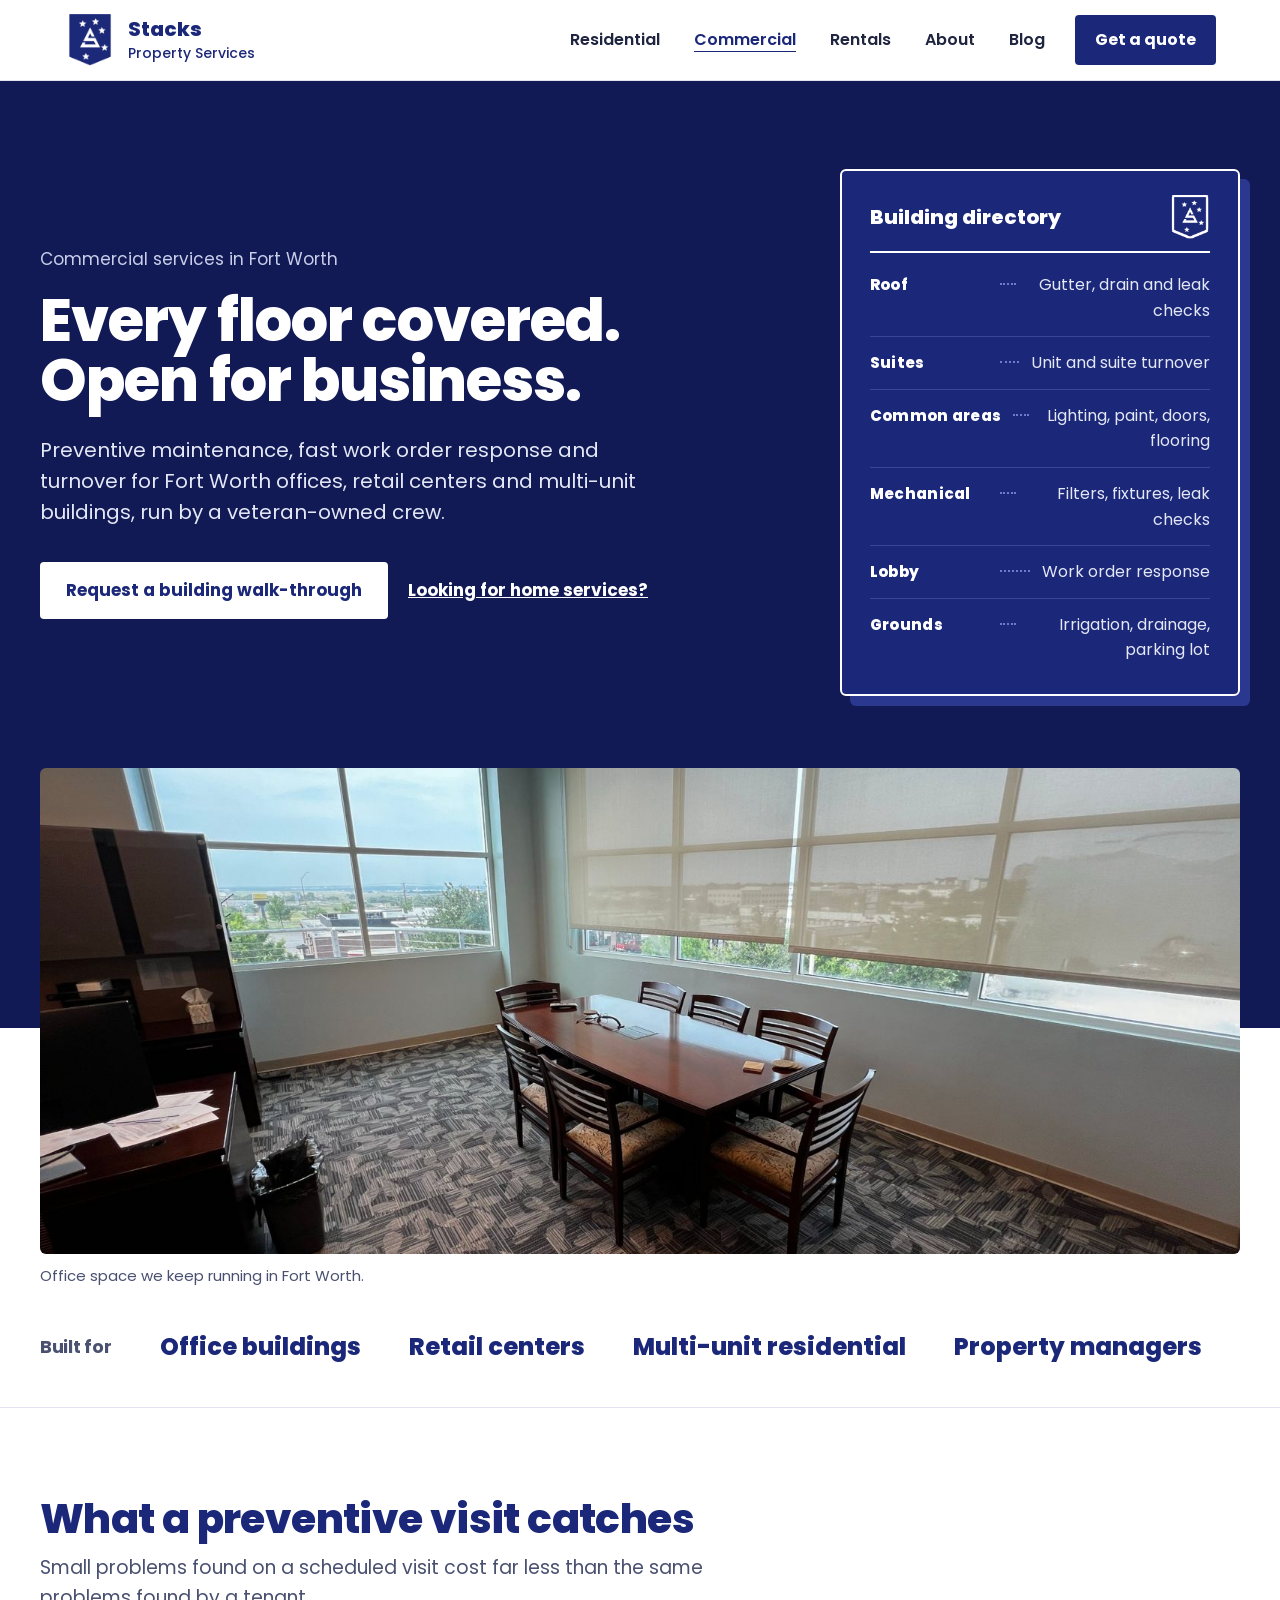
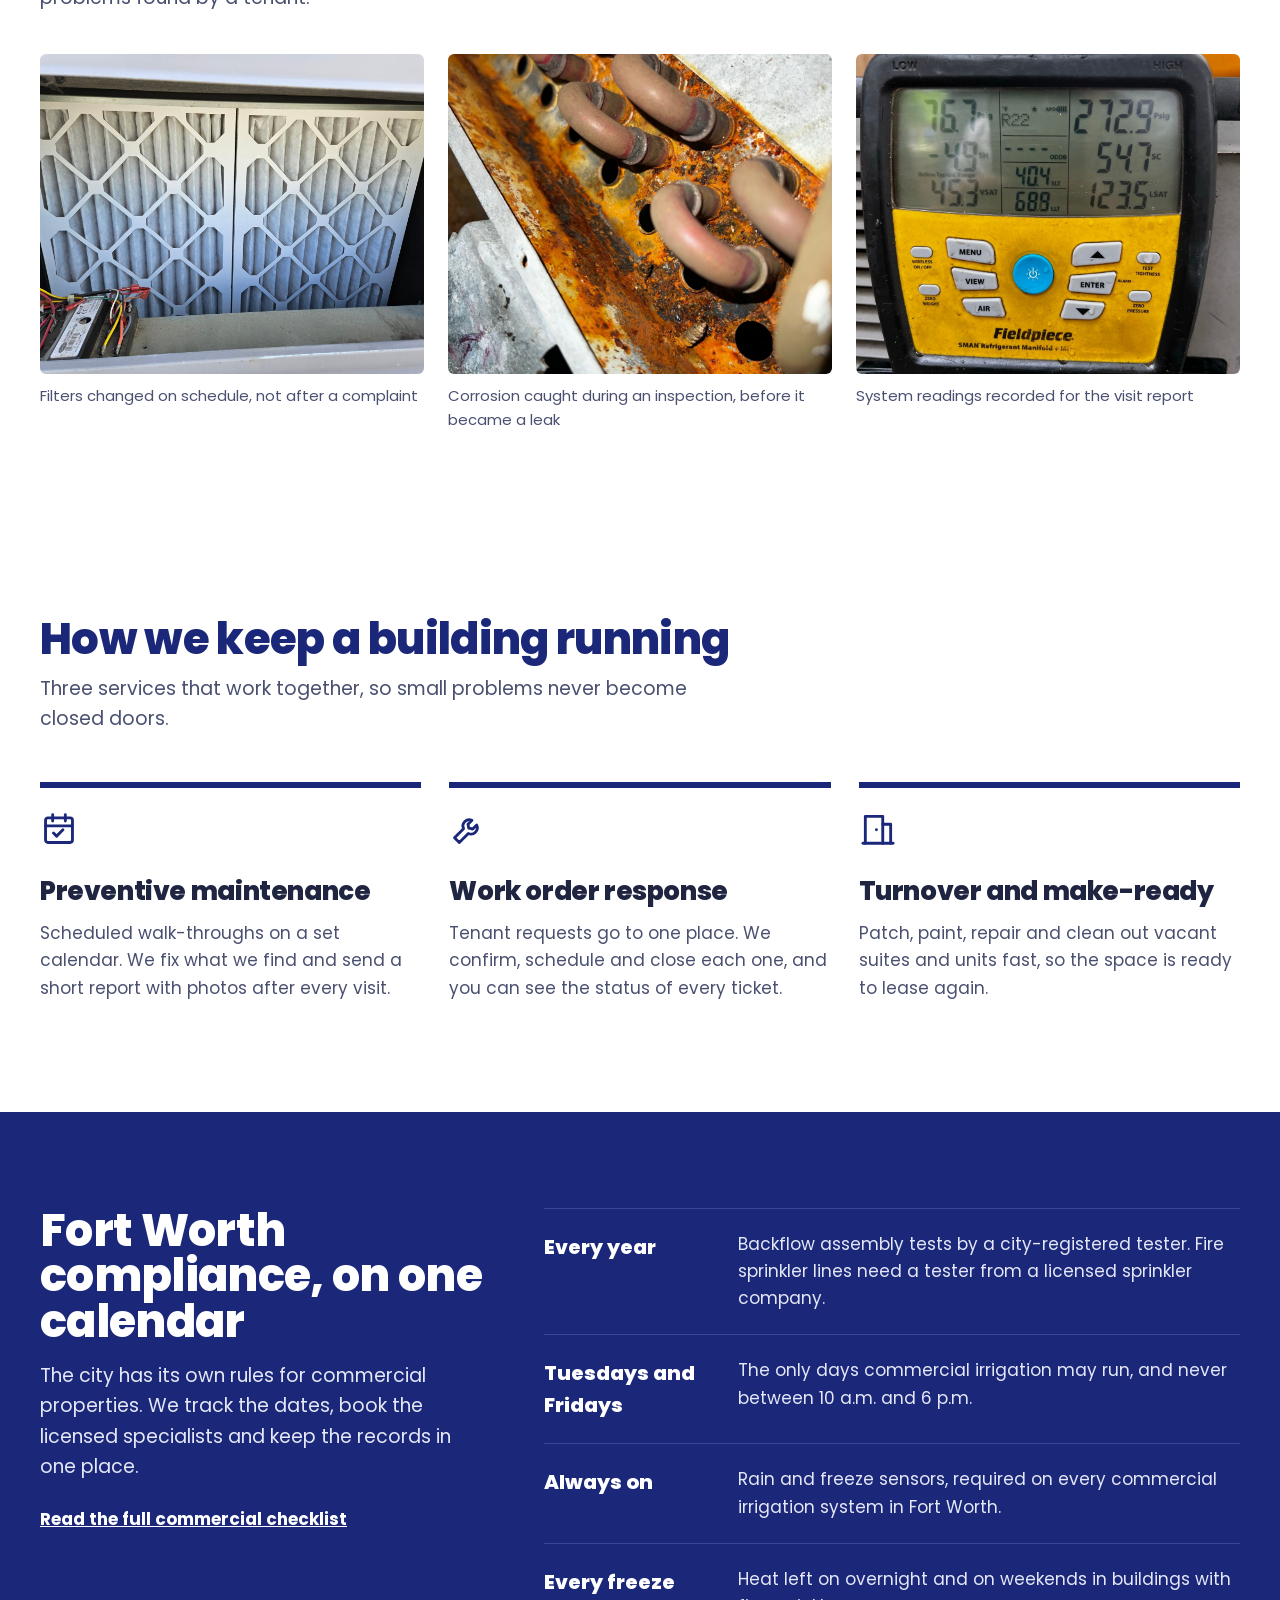
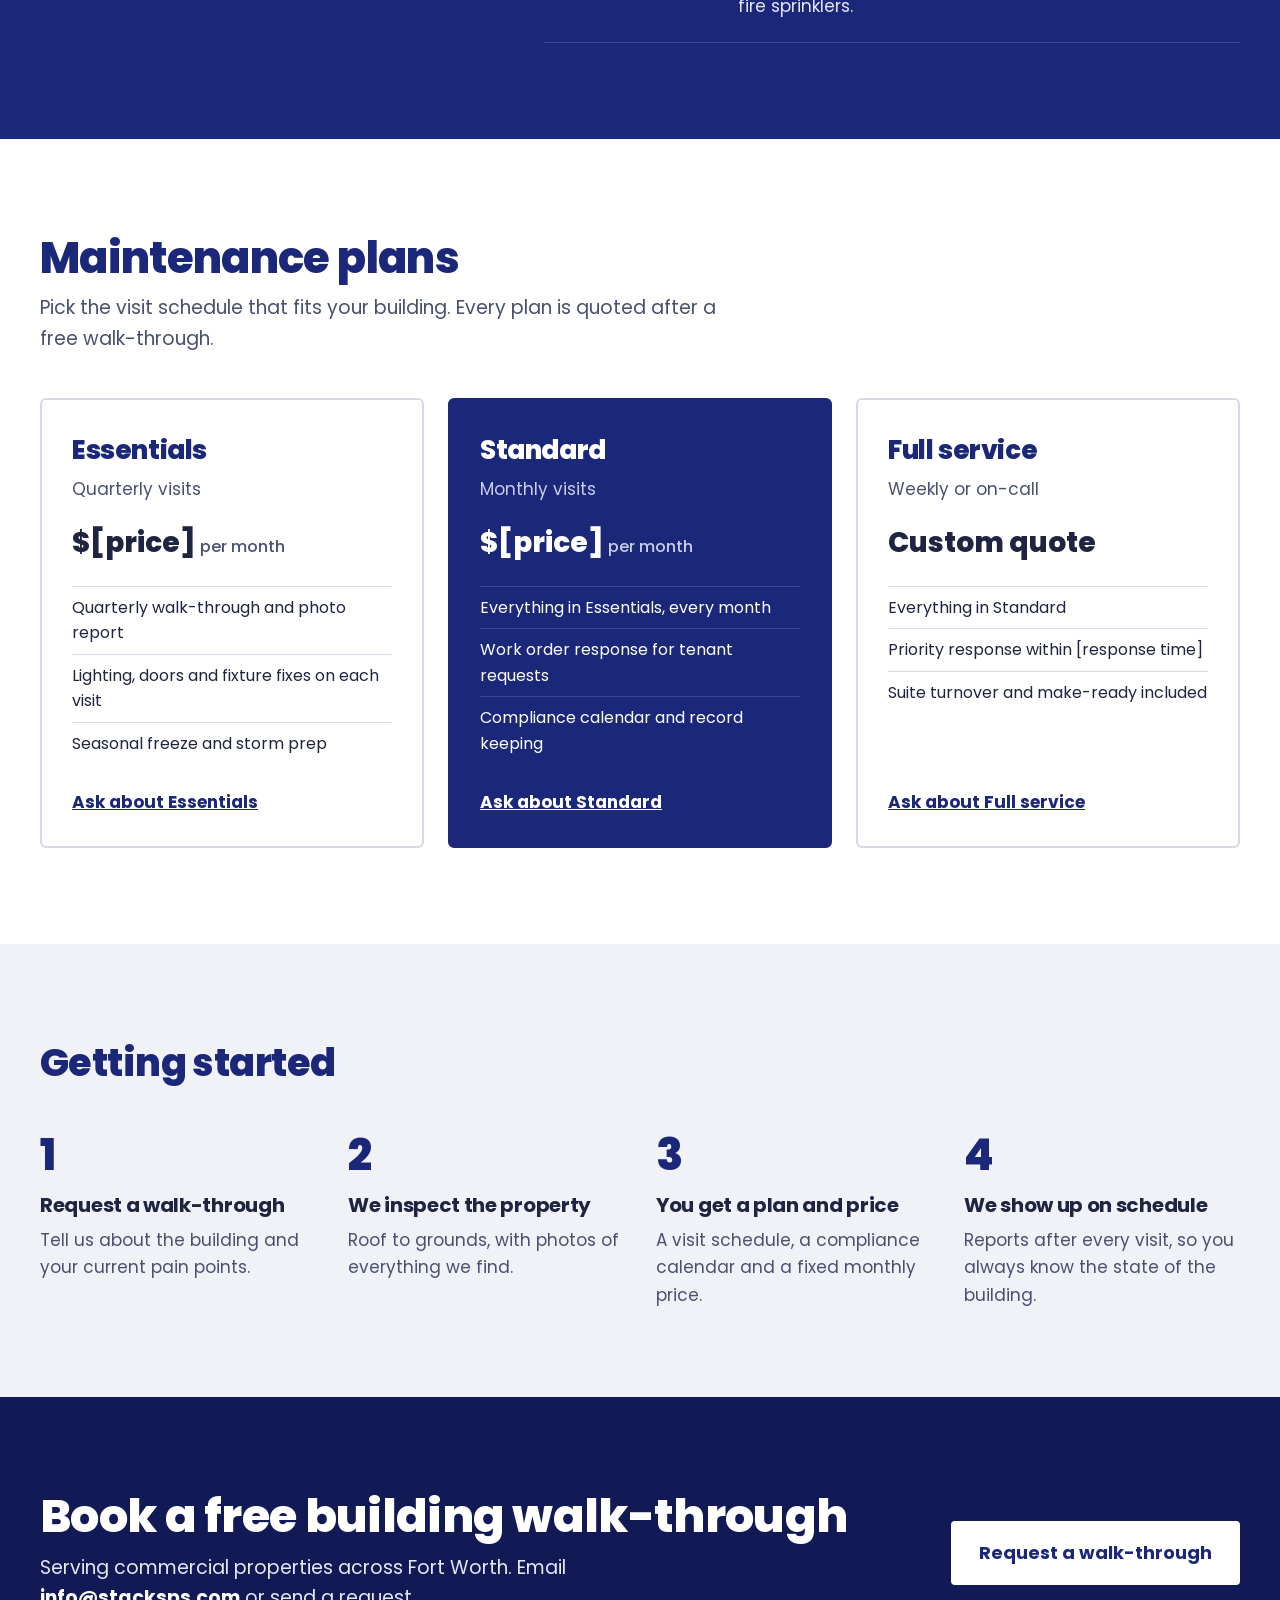
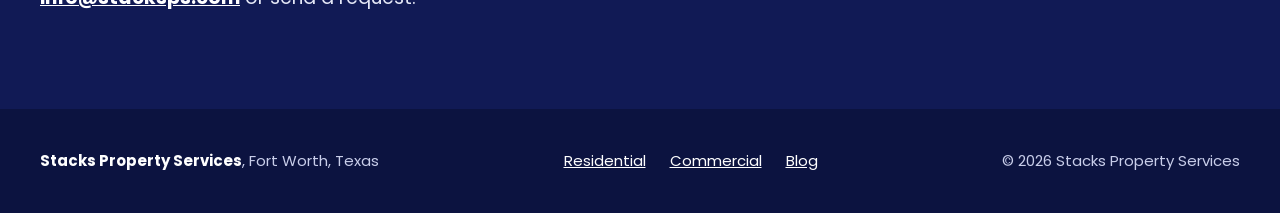
<file: commercial.html>
<!doctype html>
<html lang="en">
<head>
<meta charset="utf-8">
<meta name="viewport" content="width=device-width, initial-scale=1">
<title>Commercial Property Maintenance in Fort Worth | Stacks Property Services</title>
<meta name="description" content="Preventive maintenance plans, work order response, suite turnover and compliance coordination for Fort Worth commercial properties.">
<link rel="canonical" href="https://stacksps.com/commercial.html">
<meta property="og:type" content="website">
<meta property="og:title" content="Commercial Property Maintenance in Fort Worth | Stacks Property Services">
<meta property="og:description" content="Preventive maintenance plans, work order response, suite turnover and compliance coordination for Fort Worth commercial properties.">
<meta property="og:url" content="https://stacksps.com/commercial.html">
<meta property="og:image" content="https://stacksps.com/images/stacks-logo.png">
<link rel="icon" type="image/png" href="images/stacks-logo.png">
<link rel="preconnect" href="https://fonts.googleapis.com">
<link rel="preconnect" href="https://fonts.gstatic.com" crossorigin>
<link rel="stylesheet" href="https://fonts.googleapis.com/css2?family=Poppins:wght@400;500;600;700;800&amp;display=swap">
<link rel="stylesheet" href="css/styles.css">
<script type="application/ld+json">
{
  "@context": "https://schema.org",
  "@graph": [
    {
      "@type": "Service",
      "name": "Commercial property maintenance",
      "serviceType": "Commercial property maintenance",
      "url": "https://stacksps.com/commercial.html",
      "areaServed": {
        "@type": "City",
        "name": "Fort Worth"
      },
      "provider": {
        "@id": "https://stacksps.com/#business"
      }
    },
    {
      "@type": "LocalBusiness",
      "@id": "https://stacksps.com/#business",
      "name": "Stacks Property Services",
      "url": "https://stacksps.com/",
      "logo": "https://stacksps.com/images/stacks-logo.png",
      "image": "https://stacksps.com/images/stacks-logo.png",
      "description": "Veteran-owned property maintenance company in Fort Worth, Texas, owned by Jeremy Spann and Tom Morrow, serving residential and commercial properties.",
      "address": {
        "@type": "PostalAddress",
        "addressLocality": "Fort Worth",
        "addressRegion": "TX",
        "addressCountry": "US"
      },
      "areaServed": {
        "@type": "City",
        "name": "Fort Worth"
      },
      "founder": [
        {
          "@type": "Person",
          "name": "Jeremy Spann"
        },
        {
          "@type": "Person",
          "name": "Tom Morrow"
        }
      ],
      "slogan": "Property maintenance you don’t have to chase.",
      "email": "info@stacksps.com"
    }
  ]
}
</script>
</head>
<body>
<div style="font-family: 'Poppins', 'Helvetica Neue', Arial, sans-serif; color: #1F2440; background: #FFFFFF; font-size: 17px; line-height: 1.6">

  <header style="border-bottom: 1px solid #E1E4F0">
    <div style="max-width: 1200px; margin: 0 auto; padding: 14px 24px; display: flex; flex-wrap: wrap; align-items: center; justify-content: space-between; gap: 16px">
      <a href="index.html" style="display: flex; align-items: center; gap: 12px; text-decoration: none; color: #1B2879">
        <img src="images/stacks-logo.png" alt="" style="width: 52px; height: 52px">
        <span style=" font-weight: 800; font-size: 20px; line-height: 1.1">Stacks<br><span style="font-weight: 500; font-size: 14px;">Property Services</span></span>
      </a>
      <nav aria-label="Main" style="display: flex; flex-wrap: wrap; align-items: center; gap: 8px 26px; font-size: 16px">
        <a class="navlink" href="residential.html">Residential</a>
        <a class="navlink" href="commercial.html" aria-current="page" style="color: #1B2879; text-decoration: underline; text-underline-offset: 6px">Commercial</a>
        <a class="navlink" href="index.html#rentals">Rentals</a>
        <a class="navlink" href="index.html#about">About</a>
        <a class="navlink" href="blog.html">Blog</a>
        <a href="https://app.smartsheet.com/b/form/8d13ba9e664b43708a5dfdeb3fce521e" style="background: #1B2879; color: #FFFFFF; text-decoration: none; font-weight: 700; padding: 12px 20px; border-radius: 4px; min-height: 44px; box-sizing: border-box; display: inline-flex; align-items: center">Get a quote</a>
      </nav>
    </div>
  </header>

  <!-- Hero: the lobby directory -->
  <section style="background: #111A55; color: #FFFFFF; padding: 88px 24px 72px">
    <div style="max-width: 1200px; margin: 0 auto; display: flex; flex-wrap: wrap; align-items: center; gap: 56px">
      <div style="flex: 999 1 460px; min-width: 0">
        <p style="margin: 0 0 18px; color: #C9CEEA">Commercial services in Fort Worth</p>
        <h1 style="margin: 0 0 24px; font-weight: 800; font-size: clamp(2.4rem, 4.6vw, 3.8rem); line-height: 1.02; max-width: 16ch">Every floor covered. Open for business.</h1>
        <p style="margin: 0 0 34px; font-size: 20px; line-height: 1.55; color: #E4E7F6; max-width: 50ch">Preventive maintenance, fast work order response and turnover for Fort Worth offices, retail centers and multi-unit buildings, run by a veteran-owned crew.</p>
        <div style="display: flex; flex-wrap: wrap; gap: 14px; align-items: center">
          <a href="#contact" style="background: #FFFFFF; color: #1B2879; text-decoration: none; font-weight: 700; font-size: 17px; padding: 15px 26px; border-radius: 4px; min-height: 44px; box-sizing: border-box; display: inline-flex; align-items: center">Request a building walk-through</a>
          <a href="residential.html" style="color: #FFFFFF; font-weight: 700; padding: 12px 6px">Looking for home services?</a>
        </div>
      </div>
      <div style="flex: 1 1 400px; min-width: 0">
        <div style="background: #1B2879; border: 2px solid #FFFFFF; border-radius: 6px; padding: 26px 28px 18px; box-shadow: 10px 10px 0 #2A3890">
          <div style="display: flex; align-items: center; justify-content: space-between; gap: 12px; padding-bottom: 14px; border-bottom: 2px solid #FFFFFF; margin-bottom: 6px">
            <span style=" font-weight: 800; font-size: 20px">Building directory</span>
            <img src="images/stacks-logo.png" alt="" style="width: 40px; height: 40px; filter: drop-shadow(2px 0 0 #FFFFFF) drop-shadow(-2px 0 0 #FFFFFF) drop-shadow(0 2px 0 #FFFFFF) drop-shadow(0 -2px 0 #FFFFFF)">
          </div>
          <ul class="dir" aria-label="Services by part of the building">
            <li><span class="lvl">Roof</span><span class="lead" aria-hidden="true"></span><span class="what">Gutter, drain and leak checks</span></li>
            <li><span class="lvl">Suites</span><span class="lead" aria-hidden="true"></span><span class="what">Unit and suite turnover</span></li>
            <li><span class="lvl">Common areas</span><span class="lead" aria-hidden="true"></span><span class="what">Lighting, paint, doors, flooring</span></li>
            <li><span class="lvl">Mechanical</span><span class="lead" aria-hidden="true"></span><span class="what">Filters, fixtures, leak checks</span></li>
            <li><span class="lvl">Lobby</span><span class="lead" aria-hidden="true"></span><span class="what">Work order response</span></li>
            <li><span class="lvl">Grounds</span><span class="lead" aria-hidden="true"></span><span class="what">Irrigation, drainage, parking lot</span></li>
          </ul>
        </div>
      </div>
    </div>
  </section>

  <section style="padding: 0 24px; background: linear-gradient(#111A55 0 50%, #FFFFFF 50% 100%)"><figure style="max-width: 1200px; margin: 0 auto"><img src="images/work/fort-worth-office-conference-room.jpg" alt="Bright corner conference room in a Fort Worth office building with city views" loading="lazy" style="display: block; width: 100%; height: clamp(260px, 38vw, 520px); object-fit: cover; border-radius: 6px"><figcaption style="margin-top: 10px; font-size: 15px; color: #4A5070">Office space we keep running in Fort Worth.</figcaption></figure></section>

  <!-- Who we work with -->
  <section aria-labelledby="who" style="border-bottom: 1px solid #E1E4F0; padding: 40px 24px">
    <div style="max-width: 1200px; margin: 0 auto; display: flex; flex-wrap: wrap; gap: 16px 48px; align-items: center">
      <h2 id="who" style="margin: 0; font-size: 18px; font-weight: 700; color: #4A5070">Built for</h2>
      <span style=" font-weight: 800; font-size: 24px; color: #1B2879">Office buildings</span>
      <span style=" font-weight: 800; font-size: 24px; color: #1B2879">Retail centers</span>
      <span style=" font-weight: 800; font-size: 24px; color: #1B2879">Multi-unit residential</span>
      <span style=" font-weight: 800; font-size: 24px; color: #1B2879">Property managers</span>
    </div>
  </section>

  <section style="background: #FFFFFF; padding: 88px 24px"><div style="max-width: 1200px; margin: 0 auto"><h2 style="margin: 0 0 12px; font-weight: 800; font-size: clamp(1.9rem, 3.2vw, 2.6rem); line-height: 1.1; color: #1B2879">What a preventive visit catches</h2><p style="margin: 0 0 40px; color: #4A5070; font-size: 19px; max-width: 58ch">Small problems found on a scheduled visit cost far less than the same problems found by a tenant.</p><div style="display: flex; flex-wrap: wrap; gap: 24px"><figure style="margin: 0; flex: 1 1 280px; min-width: 0"><img src="images/work/commercial-rooftop-unit-filters.jpg" alt="Clean pleated filters installed in a commercial rooftop unit" loading="lazy" style="display: block; width: 100%; height: 320px; object-fit: cover; border-radius: 6px"><figcaption style="margin-top: 10px; font-size: 15px; color: #4A5070">Filters changed on schedule, not after a complaint</figcaption></figure><figure style="margin: 0; flex: 1 1 280px; min-width: 0"><img src="images/work/corroded-coil-found-on-inspection.jpg" alt="Heavy rust and corrosion around copper coil tubes inside an HVAC unit" loading="lazy" style="display: block; width: 100%; height: 320px; object-fit: cover; border-radius: 6px"><figcaption style="margin-top: 10px; font-size: 15px; color: #4A5070">Corrosion caught during an inspection, before it became a leak</figcaption></figure><figure style="margin: 0; flex: 1 1 280px; min-width: 0"><img src="images/work/refrigerant-manifold-readings.jpg" alt="Digital refrigerant manifold showing system pressures and temperatures" loading="lazy" style="display: block; width: 100%; height: 320px; object-fit: cover; border-radius: 6px"><figcaption style="margin-top: 10px; font-size: 15px; color: #4A5070">System readings recorded for the visit report</figcaption></figure></div></div></section>

  <!-- Three pillars -->
  <section aria-labelledby="pillars" style="padding: 96px 24px">
    <div style="max-width: 1200px; margin: 0 auto">
      <h2 id="pillars" style="margin: 0 0 12px; font-weight: 800; font-size: clamp(2rem, 3.4vw, 2.8rem); line-height: 1.06; color: #1B2879">How we keep a building running</h2>
      <p style="margin: 0 0 48px; color: #4A5070; font-size: 19px; max-width: 58ch">Three services that work together, so small problems never become closed doors.</p>
      <div style="display: flex; flex-wrap: wrap; gap: 28px">
        <article style="flex: 1 1 320px; min-width: 0; border-top: 6px solid #1B2879; padding-top: 22px">
          <svg aria-hidden="true" viewBox="0 0 24 24" style="width: 38px; height: 38px; fill: none; stroke: #1B2879; stroke-width: 1.8; stroke-linecap: round; stroke-linejoin: round"><rect x="3.5" y="5" width="17" height="15.5" rx="1.5"></rect><path d="M3.5 10h17M8 3v4M16 3v4"></path><path d="M8.5 14.5l2 2 4-4"></path></svg>
          <h3 style="margin: 14px 0 8px; font-weight: 800; font-size: 26px">Preventive maintenance</h3>
          <p style="margin: 0 0 14px; color: #4A5070">Scheduled walk-throughs on a set calendar. We fix what we find and send a short report with photos after every visit.</p>
        </article>
        <article style="flex: 1 1 320px; min-width: 0; border-top: 6px solid #1B2879; padding-top: 22px">
          <svg aria-hidden="true" viewBox="0 0 24 24" style="width: 38px; height: 38px; fill: none; stroke: #1B2879; stroke-width: 1.8; stroke-linecap: round; stroke-linejoin: round"><path d="M14.5 6.5a4 4 0 0 0-5.3 5.3L3.5 17.5l3 3 5.7-5.7a4 4 0 0 0 5.3-5.3l-2.5 2.5-2.5-.5-.5-2.5z"></path></svg>
          <h3 style="margin: 14px 0 8px; font-weight: 800; font-size: 26px">Work order response</h3>
          <p style="margin: 0 0 14px; color: #4A5070">Tenant requests go to one place. We confirm, schedule and close each one, and you can see the status of every ticket.</p>
        </article>
        <article style="flex: 1 1 320px; min-width: 0; border-top: 6px solid #1B2879; padding-top: 22px">
          <svg aria-hidden="true" viewBox="0 0 24 24" style="width: 38px; height: 38px; fill: none; stroke: #1B2879; stroke-width: 1.8; stroke-linecap: round; stroke-linejoin: round"><path d="M4 21V4h11v17"></path><path d="M15 9h5v12"></path><path d="M11 12.5h.01"></path><path d="M2.5 21h19"></path></svg>
          <h3 style="margin: 14px 0 8px; font-weight: 800; font-size: 26px">Turnover and make-ready</h3>
          <p style="margin: 0 0 14px; color: #4A5070">Patch, paint, repair and clean out vacant suites and units fast, so the space is ready to lease again.</p>
        </article>
      </div>
    </div>
  </section>

  <!-- Compliance band -->
  <section aria-labelledby="compliance" style="background: #1B2879; color: #FFFFFF; padding: 96px 24px">
    <div style="max-width: 1200px; margin: 0 auto; display: flex; flex-wrap: wrap; gap: 56px">
      <div style="flex: 1 1 360px; min-width: 0">
        <h2 id="compliance" style="margin: 0 0 16px; font-weight: 800; font-size: clamp(2rem, 3.6vw, 2.8rem); line-height: 1.02">Fort Worth compliance, on one calendar</h2>
        <p style="margin: 0 0 24px; color: #E4E7F6; font-size: 19px; max-width: 42ch">The city has its own rules for commercial properties. We track the dates, book the licensed specialists and keep the records in one place.</p>
        <a href="commercial-maintenance-checklist-fort-worth.html" style="color: #FFFFFF; font-weight: 700">Read the full commercial checklist</a>
      </div>
      <div style="flex: 2 1 520px; min-width: 0; display: flex; flex-direction: column; gap: 0">
        <div style="display: flex; flex-wrap: wrap; gap: 8px 24px; padding: 22px 0; border-top: 1px solid #3A4796">
          <span style="flex: 0 0 170px; font-weight: 800; font-size: 20px">Every year</span>
          <span style="flex: 1 1 280px; color: #E4E7F6">Backflow assembly tests by a city-registered tester. Fire sprinkler lines need a tester from a licensed sprinkler company.</span>
        </div>
        <div style="display: flex; flex-wrap: wrap; gap: 8px 24px; padding: 22px 0; border-top: 1px solid #3A4796">
          <span style="flex: 0 0 170px; font-weight: 800; font-size: 20px">Tuesdays and Fridays</span>
          <span style="flex: 1 1 280px; color: #E4E7F6">The only days commercial irrigation may run, and never between 10 a.m. and 6 p.m.</span>
        </div>
        <div style="display: flex; flex-wrap: wrap; gap: 8px 24px; padding: 22px 0; border-top: 1px solid #3A4796">
          <span style="flex: 0 0 170px; font-weight: 800; font-size: 20px">Always on</span>
          <span style="flex: 1 1 280px; color: #E4E7F6">Rain and freeze sensors, required on every commercial irrigation system in Fort Worth.</span>
        </div>
        <div style="display: flex; flex-wrap: wrap; gap: 8px 24px; padding: 22px 0; border-top: 1px solid #3A4796; border-bottom: 1px solid #3A4796">
          <span style="flex: 0 0 170px; font-weight: 800; font-size: 20px">Every freeze</span>
          <span style="flex: 1 1 280px; color: #E4E7F6">Heat left on overnight and on weekends in buildings with fire sprinklers.</span>
        </div>
      </div>
    </div>
  </section>

  <!-- Plans -->
  <section aria-labelledby="plans" style="padding: 96px 24px">
    <div style="max-width: 1200px; margin: 0 auto">
      <h2 id="plans" style="margin: 0 0 12px; font-weight: 800; font-size: clamp(2rem, 3.4vw, 2.8rem); line-height: 1.06; color: #1B2879">Maintenance plans</h2>
      <p style="margin: 0 0 44px; color: #4A5070; font-size: 19px; max-width: 58ch">Pick the visit schedule that fits your building. Every plan is quoted after a free walk-through.</p>
      <div style="display: flex; flex-wrap: wrap; gap: 24px; align-items: stretch">
        <article style="flex: 1 1 300px; min-width: 0; border: 2px solid #D5D9EA; border-radius: 6px; padding: 30px; display: flex; flex-direction: column">
          <h3 style="margin: 0 0 4px; font-weight: 800; font-size: 26px; color: #1B2879">Essentials</h3>
          <p style="margin: 0 0 18px; color: #4A5070">Quarterly visits</p>
          <p style="margin: 0 0 20px; font-weight: 800; font-size: 28px">$[price]<span style="font-size: 16px; font-weight: 500; color: #4A5070"> per month</span></p>
          <ul class="plan" style="margin: 0 0 24px; padding: 0; list-style: none">
            <li>Quarterly walk-through and photo report</li>
            <li>Lighting, doors and fixture fixes on each visit</li>
            <li>Seasonal freeze and storm prep</li>
          </ul>
          <a href="#contact" style="margin-top: auto; font-weight: 700">Ask about Essentials</a>
        </article>
        <article style="flex: 1 1 300px; min-width: 0; background: #1B2879; color: #FFFFFF; border: 2px solid #1B2879; border-radius: 6px; padding: 30px; display: flex; flex-direction: column">
          <h3 style="margin: 0 0 4px; font-weight: 800; font-size: 26px">Standard</h3>
          <p style="margin: 0 0 18px; color: #C9CEEA">Monthly visits</p>
          <p style="margin: 0 0 20px; font-weight: 800; font-size: 28px">$[price]<span style="font-size: 16px; font-weight: 500; color: #C9CEEA"> per month</span></p>
          <ul class="plan" style="margin: 0 0 24px; padding: 0; list-style: none">
            <li style="border-top-color: #3A4796">Everything in Essentials, every month</li>
            <li style="border-top-color: #3A4796">Work order response for tenant requests</li>
            <li style="border-top-color: #3A4796">Compliance calendar and record keeping</li>
          </ul>
          <a href="#contact" style="margin-top: auto; font-weight: 700; color: #FFFFFF">Ask about Standard</a>
        </article>
        <article style="flex: 1 1 300px; min-width: 0; border: 2px solid #D5D9EA; border-radius: 6px; padding: 30px; display: flex; flex-direction: column">
          <h3 style="margin: 0 0 4px; font-weight: 800; font-size: 26px; color: #1B2879">Full service</h3>
          <p style="margin: 0 0 18px; color: #4A5070">Weekly or on-call</p>
          <p style="margin: 0 0 20px; font-weight: 800; font-size: 28px">Custom quote</p>
          <ul class="plan" style="margin: 0 0 24px; padding: 0; list-style: none">
            <li>Everything in Standard</li>
            <li>Priority response within [response time]</li>
            <li>Suite turnover and make-ready included</li>
          </ul>
          <a href="#contact" style="margin-top: auto; font-weight: 700">Ask about Full service</a>
        </article>
      </div>
    </div>
  </section>

  <!-- Process -->
  <section aria-labelledby="start" style="background: #F1F2F8; padding: 88px 24px">
    <div style="max-width: 1200px; margin: 0 auto">
      <h2 id="start" style="margin: 0 0 40px; font-weight: 800; font-size: clamp(1.8rem, 3vw, 2.4rem); color: #1B2879">Getting started</h2>
      <ol style="list-style: none; margin: 0; padding: 0; display: flex; flex-wrap: wrap; gap: 32px">
        <li style="flex: 1 1 220px; min-width: 0">
          <div style=" font-weight: 800; font-size: 44px; line-height: 1; color: #1B2879">1</div>
          <h3 style="margin: 12px 0 6px; font-size: 20px; font-weight: 700">Request a walk-through</h3>
          <p style="margin: 0; color: #4A5070">Tell us about the building and your current pain points.</p>
        </li>
        <li style="flex: 1 1 220px; min-width: 0">
          <div style=" font-weight: 800; font-size: 44px; line-height: 1; color: #1B2879">2</div>
          <h3 style="margin: 12px 0 6px; font-size: 20px; font-weight: 700">We inspect the property</h3>
          <p style="margin: 0; color: #4A5070">Roof to grounds, with photos of everything we find.</p>
        </li>
        <li style="flex: 1 1 220px; min-width: 0">
          <div style=" font-weight: 800; font-size: 44px; line-height: 1; color: #1B2879">3</div>
          <h3 style="margin: 12px 0 6px; font-size: 20px; font-weight: 700">You get a plan and price</h3>
          <p style="margin: 0; color: #4A5070">A visit schedule, a compliance calendar and a fixed monthly price.</p>
        </li>
        <li style="flex: 1 1 220px; min-width: 0">
          <div style=" font-weight: 800; font-size: 44px; line-height: 1; color: #1B2879">4</div>
          <h3 style="margin: 12px 0 6px; font-size: 20px; font-weight: 700">We show up on schedule</h3>
          <p style="margin: 0; color: #4A5070">Reports after every visit, so you always know the state of the building.</p>
        </li>
      </ol>
    </div>
  </section>

  <!-- Contact -->
  <section id="contact" style="background: #111A55; color: #FFFFFF; padding: 96px 24px">
    <div style="max-width: 1200px; margin: 0 auto; display: flex; flex-wrap: wrap; gap: 40px; align-items: center; justify-content: space-between">
      <div style="flex: 999 1 480px; min-width: 0">
        <h2 style="margin: 0 0 12px; font-weight: 800; font-size: clamp(2rem, 3.6vw, 3rem); line-height: 1.04">Book a free building walk-through</h2>
        <p style="margin: 0; color: #E4E7F6; font-size: 19px; max-width: 52ch">Serving commercial properties across Fort Worth. Email <a href="mailto:info@stacksps.com" style="color: #FFFFFF; font-weight: 700">info@stacksps.com</a> or send a request.</p>
      </div>
      <a href="https://app.smartsheet.com/b/form/8d13ba9e664b43708a5dfdeb3fce521e" style="background: #FFFFFF; color: #1B2879; text-decoration: none; font-weight: 700; font-size: 18px; padding: 18px 28px; border-radius: 4px">Request a walk-through</a>
    </div>
  </section>

  <footer style="background: #0C1340; color: #C9CEEA; padding: 40px 24px; font-size: 15px">
    <div style="max-width: 1200px; margin: 0 auto; display: flex; flex-wrap: wrap; gap: 20px; justify-content: space-between; align-items: center">
      <span><span style="color: #FFFFFF; font-weight: 700">Stacks Property Services</span>, Fort Worth, Texas</span>
      <nav aria-label="Footer" style="display: flex; flex-wrap: wrap; gap: 10px 24px">
        <a href="residential.html" style="color: #FFFFFF">Residential</a>
        <a href="commercial.html" style="color: #FFFFFF">Commercial</a>
        <a href="blog.html" style="color: #FFFFFF">Blog</a>
      </nav>
      <span>© 2026 Stacks Property Services</span>
    </div>
  </footer>

</div>
</body>
</html>
</file>
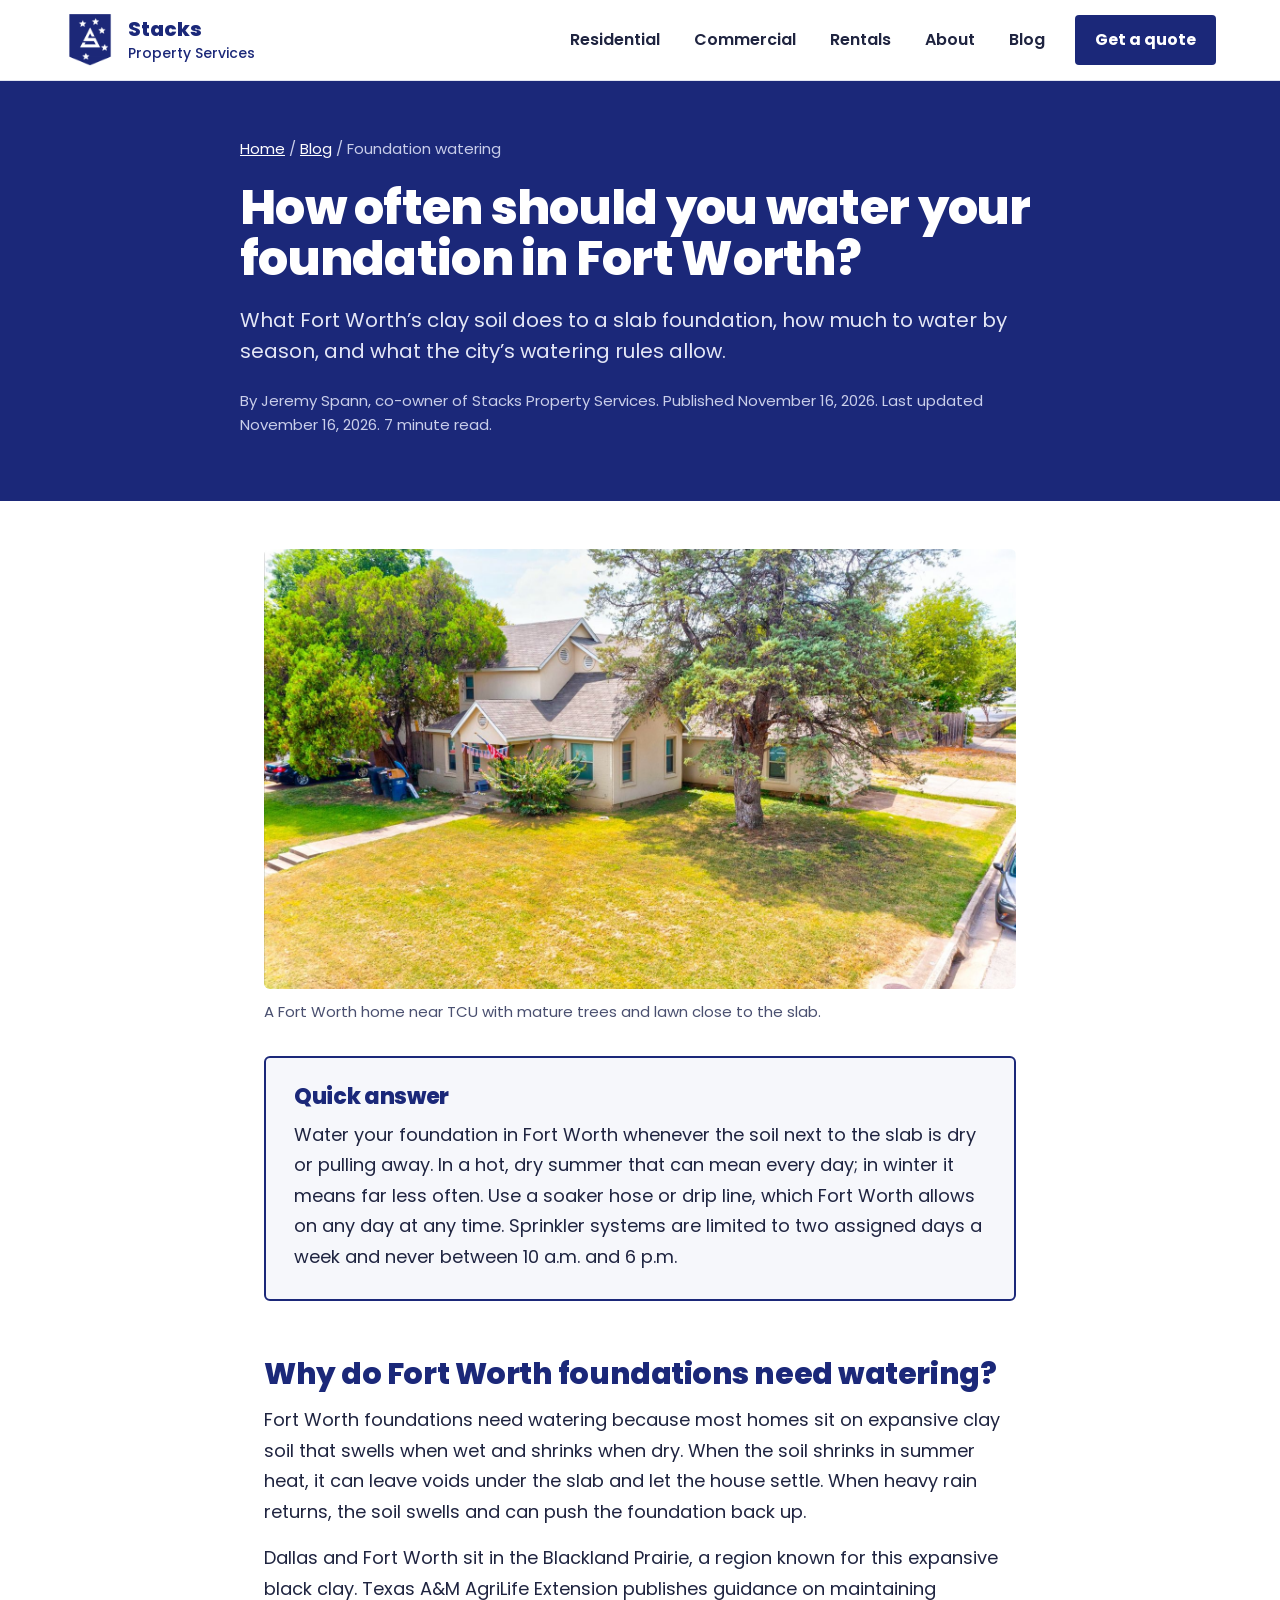
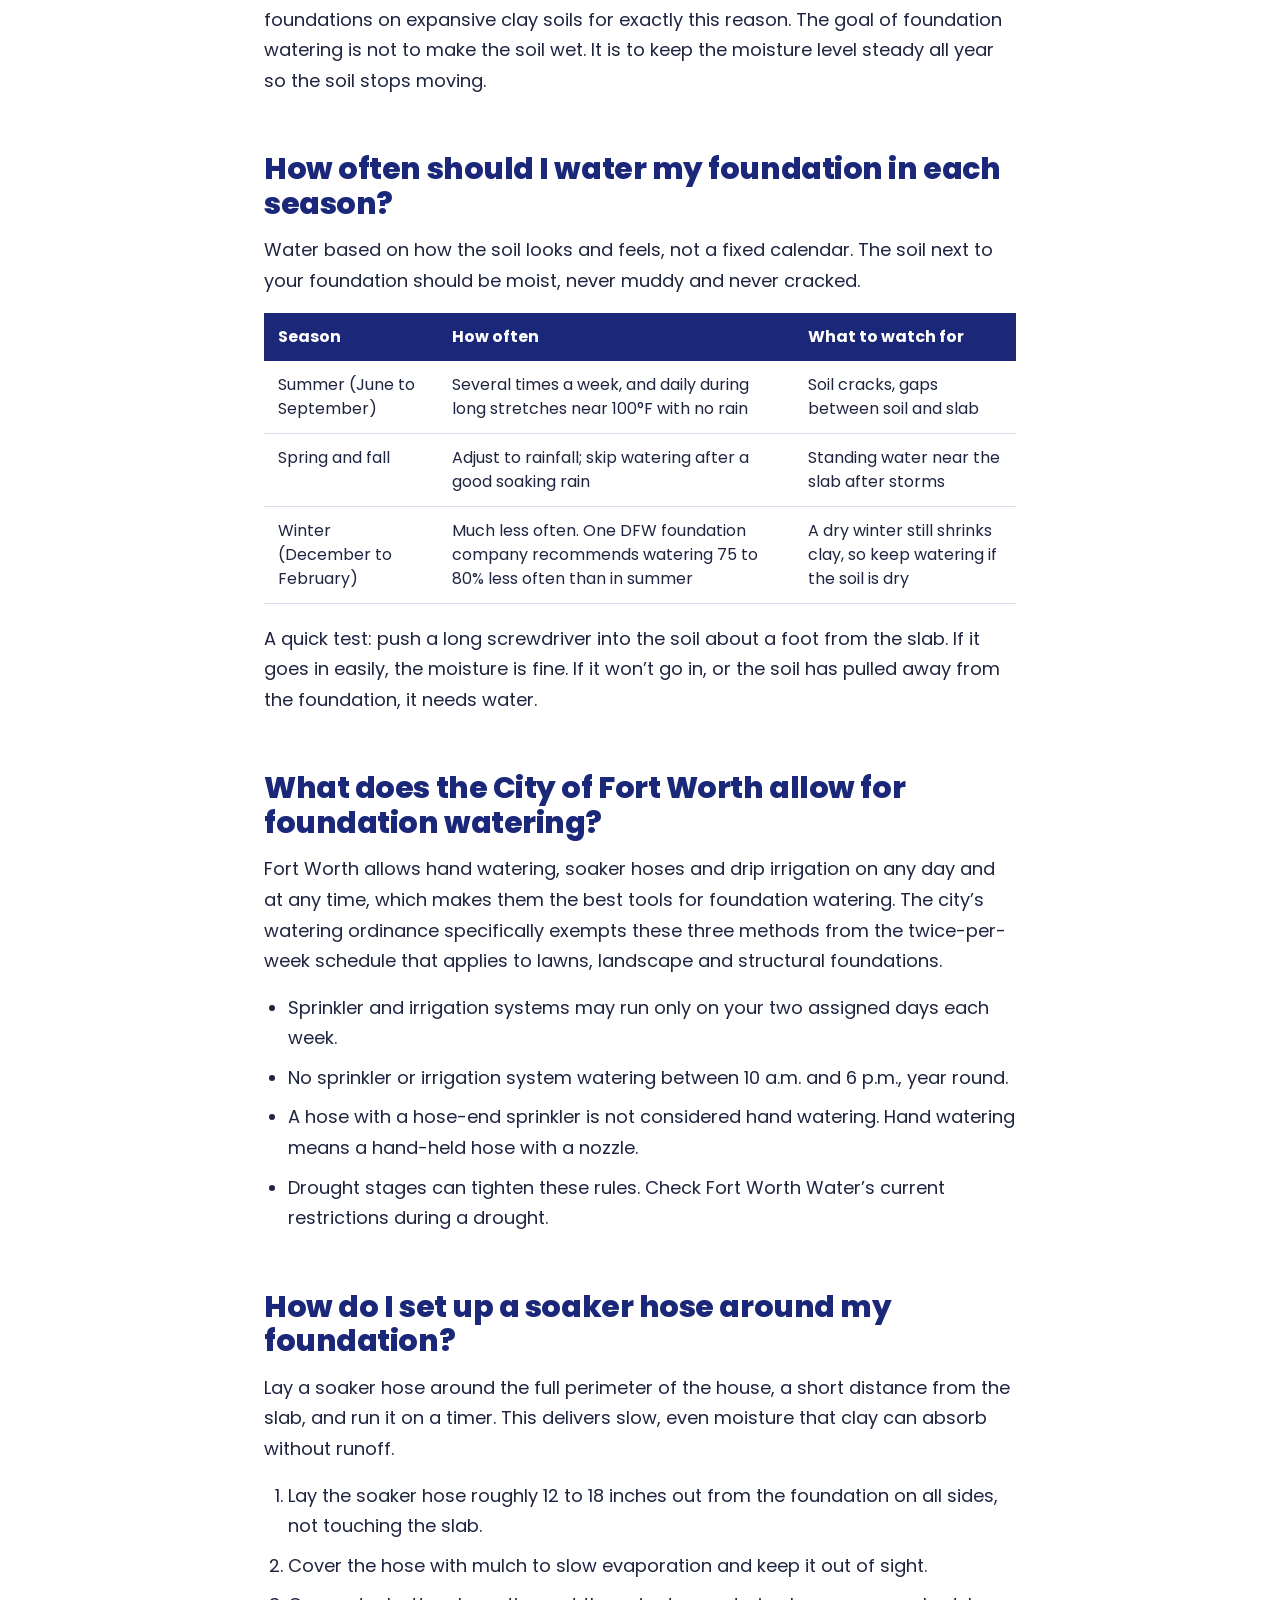
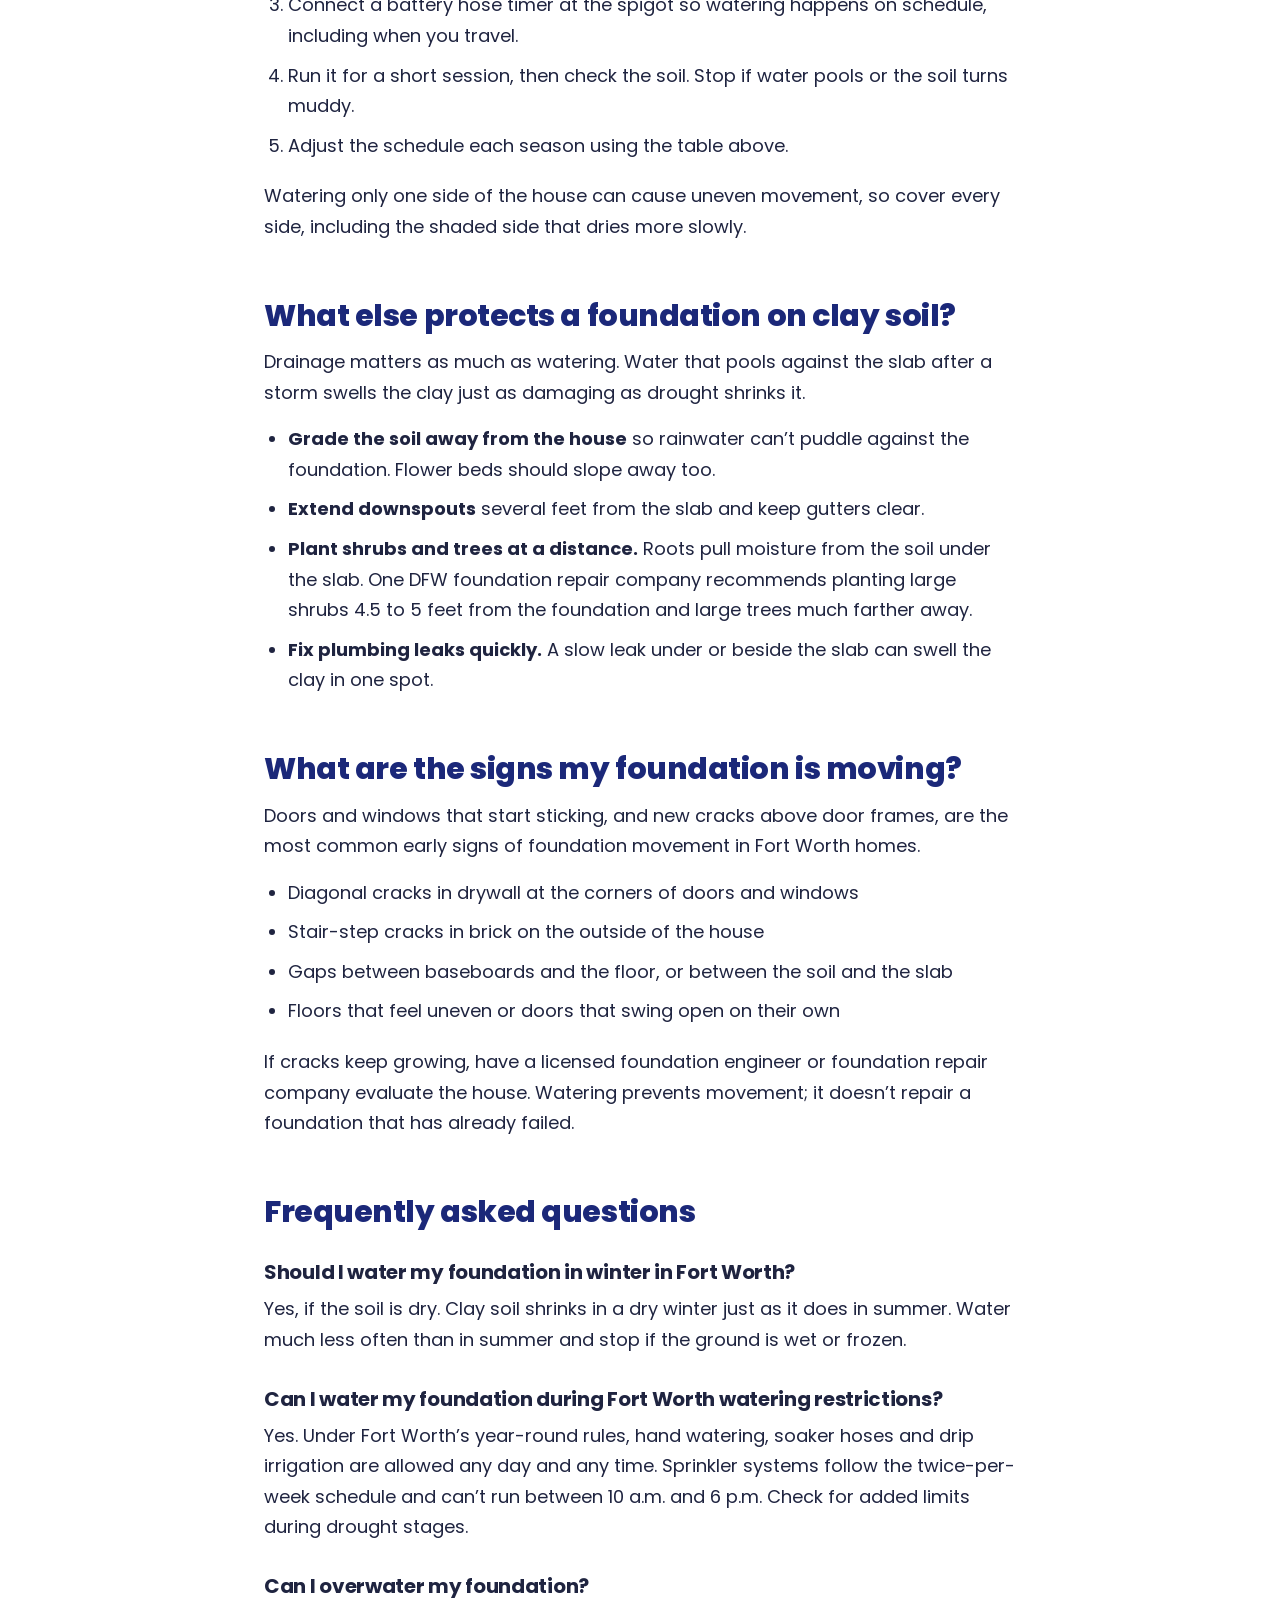
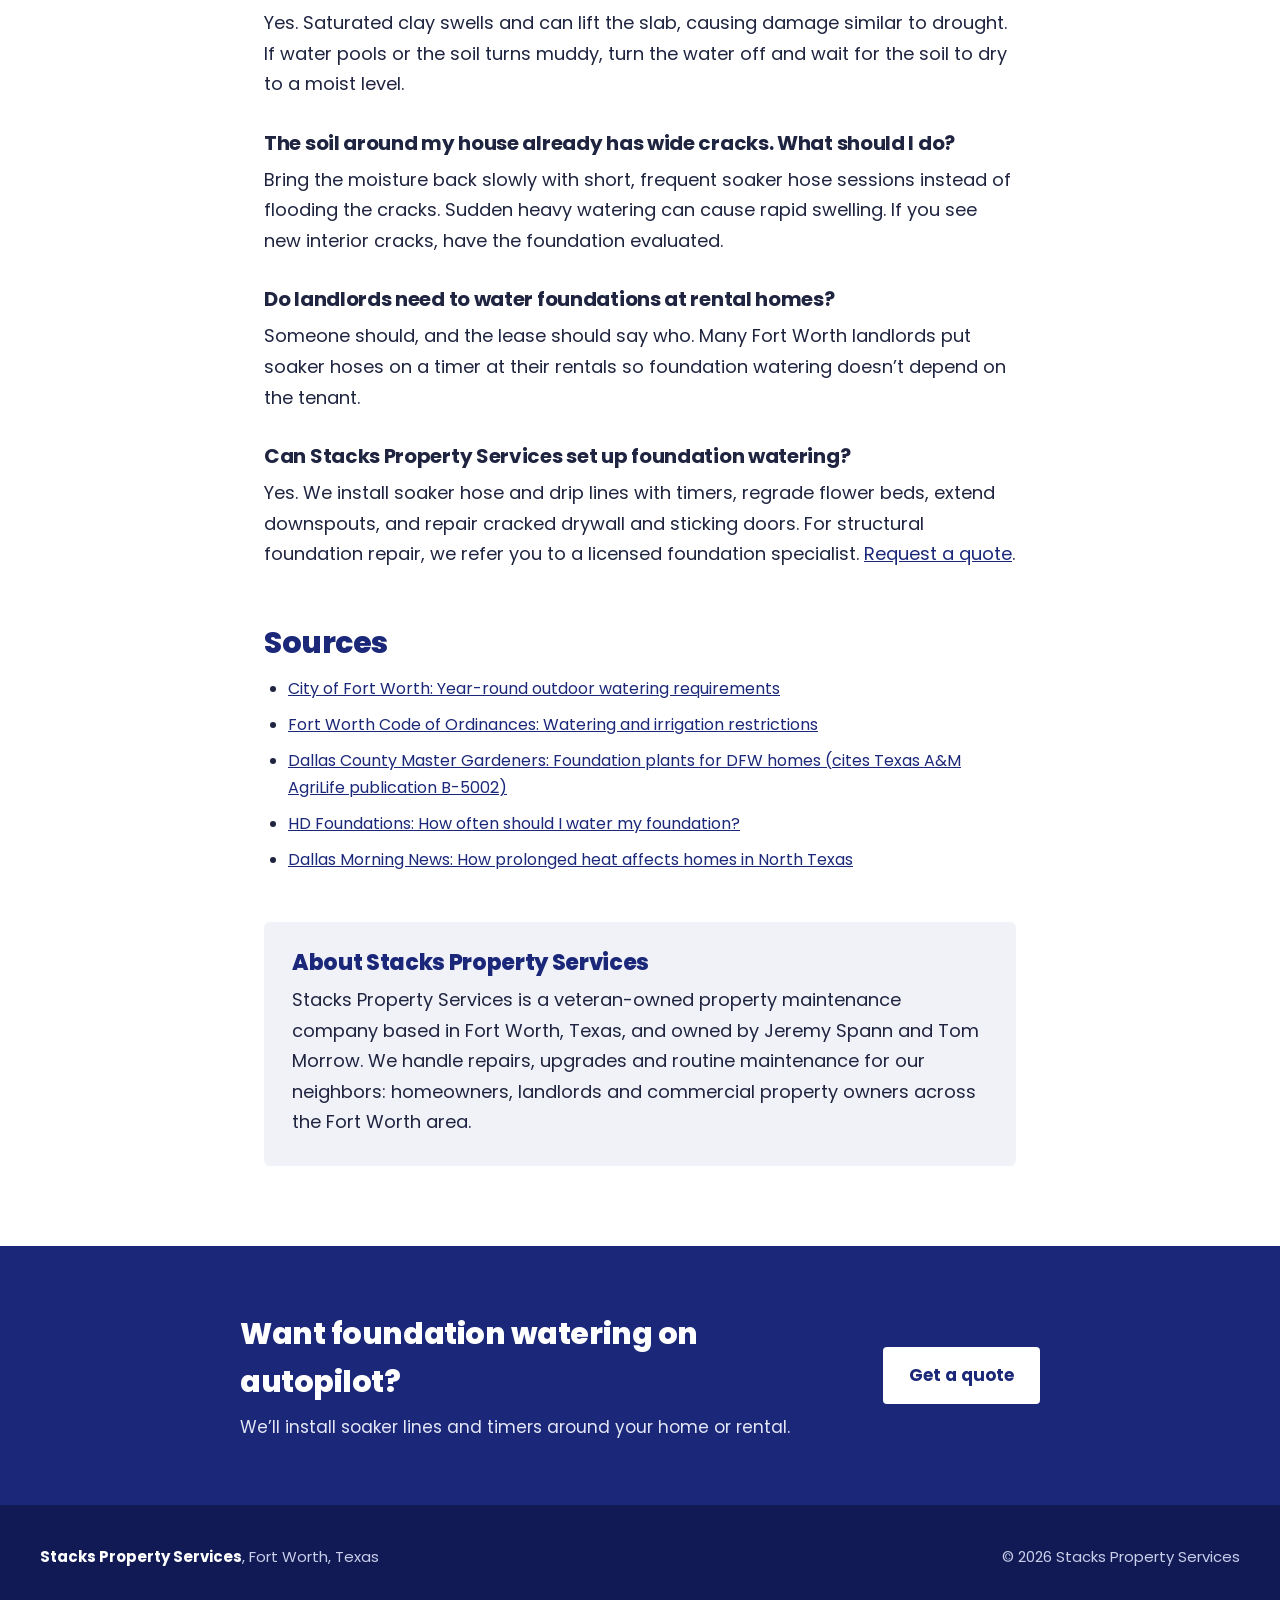
<file: foundation-watering-fort-worth.html>
<!doctype html>
<html lang="en">
<head>
<meta charset="utf-8">
<meta name="viewport" content="width=device-width, initial-scale=1">
<title>How Often Should You Water Your Foundation in Fort Worth?</title>
<meta name="description" content="How Fort Worth clay soil moves slab foundations, a season-by-season watering schedule, and what the city&#x27;s watering rules allow.">
<link rel="canonical" href="https://stacksps.com/foundation-watering-fort-worth.html">
<meta property="og:type" content="article">
<meta property="og:title" content="How Often Should You Water Your Foundation in Fort Worth?">
<meta property="og:description" content="How Fort Worth clay soil moves slab foundations, a season-by-season watering schedule, and what the city&#x27;s watering rules allow.">
<meta property="og:url" content="https://stacksps.com/foundation-watering-fort-worth.html">
<meta property="og:image" content="https://stacksps.com/images/stacks-logo.png">
<link rel="icon" type="image/png" href="images/stacks-logo.png">
<link rel="preconnect" href="https://fonts.googleapis.com">
<link rel="preconnect" href="https://fonts.gstatic.com" crossorigin>
<link rel="stylesheet" href="https://fonts.googleapis.com/css2?family=Poppins:wght@400;500;600;700;800&amp;display=swap">
<link rel="stylesheet" href="css/styles.css">
<script type="application/ld+json">
{
  "@context": "https://schema.org",
  "@graph": [
    {
      "@type": "BlogPosting",
      "headline": "How often should you water your foundation in Fort Worth?",
      "description": "How Fort Worth clay soil moves slab foundations, a season-by-season watering schedule, and what the city's watering rules allow.",
      "datePublished": "2026-11-16",
      "dateModified": "2026-11-16",
      "author": {
        "@type": "Person",
        "name": "Jeremy Spann",
        "jobTitle": "Co-owner",
        "worksFor": {
          "@id": "https://stacksps.com/#business"
        }
      },
      "publisher": {
        "@id": "https://stacksps.com/#business"
      },
      "mainEntityOfPage": "https://stacksps.com/foundation-watering-fort-worth.html",
      "image": "https://stacksps.com/images/stacks-logo.png"
    },
    {
      "@type": "FAQPage",
      "mainEntity": [
        {
          "@type": "Question",
          "name": "Should I water my foundation in winter in Fort Worth?",
          "acceptedAnswer": {
            "@type": "Answer",
            "text": "Yes, if the soil is dry. Clay soil shrinks in a dry winter just as it does in summer. Water much less often than in summer and stop if the ground is wet or frozen."
          }
        },
        {
          "@type": "Question",
          "name": "Can I water my foundation during Fort Worth watering restrictions?",
          "acceptedAnswer": {
            "@type": "Answer",
            "text": "Yes. Under Fort Worth’s year-round rules, hand watering, soaker hoses and drip irrigation are allowed any day and any time. Sprinkler systems follow the twice-per-week schedule and can’t run between 10 a.m. and 6 p.m. Check for added limits during drought stages."
          }
        },
        {
          "@type": "Question",
          "name": "Can I overwater my foundation?",
          "acceptedAnswer": {
            "@type": "Answer",
            "text": "Yes. Saturated clay swells and can lift the slab, causing damage similar to drought. If water pools or the soil turns muddy, turn the water off and wait for the soil to dry to a moist level."
          }
        },
        {
          "@type": "Question",
          "name": "The soil around my house already has wide cracks. What should I do?",
          "acceptedAnswer": {
            "@type": "Answer",
            "text": "Bring the moisture back slowly with short, frequent soaker hose sessions instead of flooding the cracks. Sudden heavy watering can cause rapid swelling. If you see new interior cracks, have the foundation evaluated."
          }
        },
        {
          "@type": "Question",
          "name": "Do landlords need to water foundations at rental homes?",
          "acceptedAnswer": {
            "@type": "Answer",
            "text": "Someone should, and the lease should say who. Many Fort Worth landlords put soaker hoses on a timer at their rentals so foundation watering doesn’t depend on the tenant."
          }
        },
        {
          "@type": "Question",
          "name": "Can Stacks Property Services set up foundation watering?",
          "acceptedAnswer": {
            "@type": "Answer",
            "text": "Yes. We install soaker hose and drip lines with timers, regrade flower beds, extend downspouts, and repair cracked drywall and sticking doors. For structural foundation repair, we refer you to a licensed foundation specialist. Request a quote."
          }
        }
      ]
    },
    {
      "@type": "BreadcrumbList",
      "itemListElement": [
        {
          "@type": "ListItem",
          "position": 1,
          "name": "Home",
          "item": "https://stacksps.com/"
        },
        {
          "@type": "ListItem",
          "position": 2,
          "name": "Blog",
          "item": "https://stacksps.com/blog.html"
        },
        {
          "@type": "ListItem",
          "position": 3,
          "name": "How often should you water your foundation in Fort Worth?",
          "item": "https://stacksps.com/foundation-watering-fort-worth.html"
        }
      ]
    },
    {
      "@type": "LocalBusiness",
      "@id": "https://stacksps.com/#business",
      "name": "Stacks Property Services",
      "url": "https://stacksps.com/",
      "logo": "https://stacksps.com/images/stacks-logo.png",
      "image": "https://stacksps.com/images/stacks-logo.png",
      "description": "Veteran-owned property maintenance company in Fort Worth, Texas, owned by Jeremy Spann and Tom Morrow, serving residential and commercial properties.",
      "address": {
        "@type": "PostalAddress",
        "addressLocality": "Fort Worth",
        "addressRegion": "TX",
        "addressCountry": "US"
      },
      "areaServed": {
        "@type": "City",
        "name": "Fort Worth"
      },
      "founder": [
        {
          "@type": "Person",
          "name": "Jeremy Spann"
        },
        {
          "@type": "Person",
          "name": "Tom Morrow"
        }
      ],
      "slogan": "Property maintenance you don’t have to chase.",
      "email": "info@stacksps.com"
    }
  ]
}
</script>
</head>
<body>
<div style="font-family: 'Poppins', 'Helvetica Neue', Arial, sans-serif; color: #1F2440; background: #FFFFFF; font-size: 17px; line-height: 1.6">

  <header style="border-bottom: 1px solid #E1E4F0">
    <div style="max-width: 1200px; margin: 0 auto; padding: 14px 24px; display: flex; flex-wrap: wrap; align-items: center; justify-content: space-between; gap: 16px">
      <a href="index.html" style="display: flex; align-items: center; gap: 12px; text-decoration: none; color: #1B2879">
        <img src="images/stacks-logo.png" alt="" style="width: 52px; height: 52px">
        <span style=" font-weight: 800; font-size: 20px; line-height: 1.1">Stacks<br><span style="font-weight: 500; font-size: 14px;">Property Services</span></span>
      </a>
      <nav aria-label="Main" style="display: flex; flex-wrap: wrap; align-items: center; gap: 8px 26px; font-size: 16px">
        <a class="navlink" href="residential.html">Residential</a>
        <a class="navlink" href="commercial.html">Commercial</a>
        <a class="navlink" href="index.html#rentals">Rentals</a>
        <a class="navlink" href="index.html#about">About</a>
        <a class="navlink" href="blog.html" aria-current="page">Blog</a>
        <a href="https://app.smartsheet.com/b/form/8d13ba9e664b43708a5dfdeb3fce521e" style="background: #1B2879; color: #FFFFFF; text-decoration: none; font-weight: 700; padding: 12px 20px; border-radius: 4px; min-height: 44px; box-sizing: border-box; display: inline-flex; align-items: center">Get a quote</a>
      </nav>
    </div>
  </header>

  <article>
    <div style="background: #1B2879; color: #FFFFFF; padding: 56px 24px 64px">
      <div style="max-width: 800px; margin: 0 auto">
        <nav aria-label="Breadcrumb" style="font-size: 15px; color: #C9CEEA; margin-bottom: 22px"><a href="index.html" style="color: #FFFFFF">Home</a> / <a href="blog.html" style="color: #FFFFFF">Blog</a> / Foundation watering</nav>
        <h1 style="margin: 0 0 20px; font-weight: 800; font-size: clamp(2rem, 4vw, 3rem); line-height: 1.06">How often should you water your foundation in Fort Worth?</h1>
        <p style="margin: 0 0 22px; font-size: 20px; line-height: 1.55; color: #E4E7F6">What Fort Worth’s clay soil does to a slab foundation, how much to water by season, and what the city’s watering rules allow.</p>
        <p style="margin: 0; font-size: 15px; color: #C9CEEA">By Jeremy Spann, co-owner of Stacks Property Services. Published November 16, 2026. Last updated November 16, 2026. 7 minute read.</p>
      </div>
    </div>

    <div class="prose" style="max-width: 800px; margin: 0 auto; padding: 48px 24px 24px">

      <figure style="margin: 0 0 32px"><img src="images/work/3550-kell-st-rental-fort-worth.jpg" alt="A Fort Worth home near TCU with mature trees and lawn close to the slab" loading="lazy" style="display: block; width: 100%; height: auto; object-fit: cover; max-height: 440px; border-radius: 6px"><figcaption style="margin-top: 10px; font-size: 15px; color: #4A5070">A Fort Worth home near TCU with mature trees and lawn close to the slab.</figcaption></figure>

      <section aria-labelledby="quick" style="border: 2px solid #1B2879; border-radius: 6px; padding: 26px 28px; margin-bottom: 8px; background: #F6F7FB">
        <h2 id="quick" style="margin: 0 0 10px; font-size: 22px">Quick answer</h2>
        <p style="margin: 0">Water your foundation in Fort Worth whenever the soil next to the slab is dry or pulling away. In a hot, dry summer that can mean every day; in winter it means far less often. Use a soaker hose or drip line, which Fort Worth allows on any day at any time. Sprinkler systems are limited to two assigned days a week and never between 10 a.m. and 6 p.m.</p>
      </section>

      <h2>Why do Fort Worth foundations need watering?</h2>
      <p>Fort Worth foundations need watering because most homes sit on expansive clay soil that swells when wet and shrinks when dry. When the soil shrinks in summer heat, it can leave voids under the slab and let the house settle. When heavy rain returns, the soil swells and can push the foundation back up.</p>
      <p>Dallas and Fort Worth sit in the Blackland Prairie, a region known for this expansive black clay. Texas A&amp;M AgriLife Extension publishes guidance on maintaining foundations on expansive clay soils for exactly this reason. The goal of foundation watering is not to make the soil wet. It is to keep the moisture level steady all year so the soil stops moving.</p>

      <h2>How often should I water my foundation in each season?</h2>
      <p>Water based on how the soil looks and feels, not a fixed calendar. The soil next to your foundation should be moist, never muddy and never cracked.</p>
      <div style="overflow-x: auto; margin: 0 0 20px">
        <table>
          <thead><tr><th scope="col">Season</th><th scope="col">How often</th><th scope="col">What to watch for</th></tr></thead>
          <tbody>
            <tr><td>Summer (June to September)</td><td>Several times a week, and daily during long stretches near 100°F with no rain</td><td>Soil cracks, gaps between soil and slab</td></tr>
            <tr><td>Spring and fall</td><td>Adjust to rainfall; skip watering after a good soaking rain</td><td>Standing water near the slab after storms</td></tr>
            <tr><td>Winter (December to February)</td><td>Much less often. One DFW foundation company recommends watering 75 to 80% less often than in summer</td><td>A dry winter still shrinks clay, so keep watering if the soil is dry</td></tr>
          </tbody>
        </table>
      </div>
      <p>A quick test: push a long screwdriver into the soil about a foot from the slab. If it goes in easily, the moisture is fine. If it won’t go in, or the soil has pulled away from the foundation, it needs water.</p>

      <h2>What does the City of Fort Worth allow for foundation watering?</h2>
      <p>Fort Worth allows hand watering, soaker hoses and drip irrigation on any day and at any time, which makes them the best tools for foundation watering. The city’s watering ordinance specifically exempts these three methods from the twice-per-week schedule that applies to lawns, landscape and structural foundations.</p>
      <ul>
        <li>Sprinkler and irrigation systems may run only on your two assigned days each week.</li>
        <li>No sprinkler or irrigation system watering between 10 a.m. and 6 p.m., year round.</li>
        <li>A hose with a hose-end sprinkler is not considered hand watering. Hand watering means a hand-held hose with a nozzle.</li>
        <li>Drought stages can tighten these rules. Check Fort Worth Water’s current restrictions during a drought.</li>
      </ul>

      <h2>How do I set up a soaker hose around my foundation?</h2>
      <p>Lay a soaker hose around the full perimeter of the house, a short distance from the slab, and run it on a timer. This delivers slow, even moisture that clay can absorb without runoff.</p>
      <ol>
        <li>Lay the soaker hose roughly 12 to 18 inches out from the foundation on all sides, not touching the slab.</li>
        <li>Cover the hose with mulch to slow evaporation and keep it out of sight.</li>
        <li>Connect a battery hose timer at the spigot so watering happens on schedule, including when you travel.</li>
        <li>Run it for a short session, then check the soil. Stop if water pools or the soil turns muddy.</li>
        <li>Adjust the schedule each season using the table above.</li>
      </ol>
      <p>Watering only one side of the house can cause uneven movement, so cover every side, including the shaded side that dries more slowly.</p>

      <h2>What else protects a foundation on clay soil?</h2>
      <p>Drainage matters as much as watering. Water that pools against the slab after a storm swells the clay just as damaging as drought shrinks it.</p>
      <ul>
        <li><strong>Grade the soil away from the house</strong> so rainwater can’t puddle against the foundation. Flower beds should slope away too.</li>
        <li><strong>Extend downspouts</strong> several feet from the slab and keep gutters clear.</li>
        <li><strong>Plant shrubs and trees at a distance.</strong> Roots pull moisture from the soil under the slab. One DFW foundation repair company recommends planting large shrubs 4.5 to 5 feet from the foundation and large trees much farther away.</li>
        <li><strong>Fix plumbing leaks quickly.</strong> A slow leak under or beside the slab can swell the clay in one spot.</li>
      </ul>

      <h2>What are the signs my foundation is moving?</h2>
      <p>Doors and windows that start sticking, and new cracks above door frames, are the most common early signs of foundation movement in Fort Worth homes.</p>
      <ul>
        <li>Diagonal cracks in drywall at the corners of doors and windows</li>
        <li>Stair-step cracks in brick on the outside of the house</li>
        <li>Gaps between baseboards and the floor, or between the soil and the slab</li>
        <li>Floors that feel uneven or doors that swing open on their own</li>
      </ul>
      <p>If cracks keep growing, have a licensed foundation engineer or foundation repair company evaluate the house. Watering prevents movement; it doesn’t repair a foundation that has already failed.</p>

      <h2>Frequently asked questions</h2>
      <h3>Should I water my foundation in winter in Fort Worth?</h3>
      <p>Yes, if the soil is dry. Clay soil shrinks in a dry winter just as it does in summer. Water much less often than in summer and stop if the ground is wet or frozen.</p>
      <h3>Can I water my foundation during Fort Worth watering restrictions?</h3>
      <p>Yes. Under Fort Worth’s year-round rules, hand watering, soaker hoses and drip irrigation are allowed any day and any time. Sprinkler systems follow the twice-per-week schedule and can’t run between 10 a.m. and 6 p.m. Check for added limits during drought stages.</p>
      <h3>Can I overwater my foundation?</h3>
      <p>Yes. Saturated clay swells and can lift the slab, causing damage similar to drought. If water pools or the soil turns muddy, turn the water off and wait for the soil to dry to a moist level.</p>
      <h3>The soil around my house already has wide cracks. What should I do?</h3>
      <p>Bring the moisture back slowly with short, frequent soaker hose sessions instead of flooding the cracks. Sudden heavy watering can cause rapid swelling. If you see new interior cracks, have the foundation evaluated.</p>
      <h3>Do landlords need to water foundations at rental homes?</h3>
      <p>Someone should, and the lease should say who. Many Fort Worth landlords put soaker hoses on a timer at their rentals so foundation watering doesn’t depend on the tenant.</p>
      <h3>Can Stacks Property Services set up foundation watering?</h3>
      <p>Yes. We install soaker hose and drip lines with timers, regrade flower beds, extend downspouts, and repair cracked drywall and sticking doors. For structural foundation repair, we refer you to a licensed foundation specialist. <a href="https://app.smartsheet.com/b/form/8d13ba9e664b43708a5dfdeb3fce521e">Request a quote</a>.</p>

      <h2>Sources</h2>
      <ul style="font-size: 16px">
        <li><a href="https://www.fortworthtexas.gov/departments/water/savefwwater/irrigation/twice-per-week">City of Fort Worth: Year-round outdoor watering requirements</a></li>
        <li><a href="https://codelibrary.amlegal.com/codes/ftworth/latest/ftworth_tx/0-0-0-32363">Fort Worth Code of Ordinances: Watering and irrigation restrictions</a></li>
        <li><a href="https://dallascountymastergardeners.org/foundation-plants-for-dfw-homes/">Dallas County Master Gardeners: Foundation plants for DFW homes (cites Texas A&amp;M AgriLife publication B-5002)</a></li>
        <li><a href="https://hdfoundationrepair.com/how-often-should-i-water-my-foundation/">HD Foundations: How often should I water my foundation?</a></li>
        <li><a href="https://dallasnews.com/news/weather/2023/08/24/how-does-excessive-prolonged-heat-affect-homes-in-north-texas">Dallas Morning News: How prolonged heat affects homes in North Texas</a></li>
      </ul>

      <section style="margin: 48px 0 0; padding: 28px; background: #F1F2F8; border-radius: 6px">
        <h2 style="margin: 0 0 10px; font-size: 22px">About Stacks Property Services</h2>
        <p style="margin: 0">Stacks Property Services is a veteran-owned property maintenance company based in Fort Worth, Texas, and owned by Jeremy Spann and Tom Morrow. We handle repairs, upgrades and routine maintenance for our neighbors: homeowners, landlords and commercial property owners across the Fort Worth area.</p>
      </section>
    </div>
  </article>

  <section style="background: #1B2879; color: #FFFFFF; padding: 64px 24px; margin-top: 56px">
    <div style="max-width: 800px; margin: 0 auto; display: flex; flex-wrap: wrap; gap: 24px; align-items: center; justify-content: space-between">
      <div style="flex: 999 1 380px">
        <h2 style="margin: 0 0 8px; font-weight: 800; font-size: 30px">Want foundation watering on autopilot?</h2>
        <p style="margin: 0; color: #E4E7F6">We’ll install soaker lines and timers around your home or rental.</p>
      </div>
      <a href="https://app.smartsheet.com/b/form/8d13ba9e664b43708a5dfdeb3fce521e" style="background: #FFFFFF; color: #1B2879; text-decoration: none; font-weight: 700; font-size: 17px; padding: 15px 26px; border-radius: 4px">Get a quote</a>
    </div>
  </section>

  <footer style="background: #111A55; color: #C9CEEA; padding: 40px 24px; font-size: 15px">
    <div style="max-width: 1200px; margin: 0 auto; display: flex; flex-wrap: wrap; gap: 20px; justify-content: space-between; align-items: center">
      <span><span style="color: #FFFFFF; font-weight: 700">Stacks Property Services</span>, Fort Worth, Texas</span>
      <span>© 2026 Stacks Property Services</span>
    </div>
  </footer>

</div>
</body>
</html>
</file>
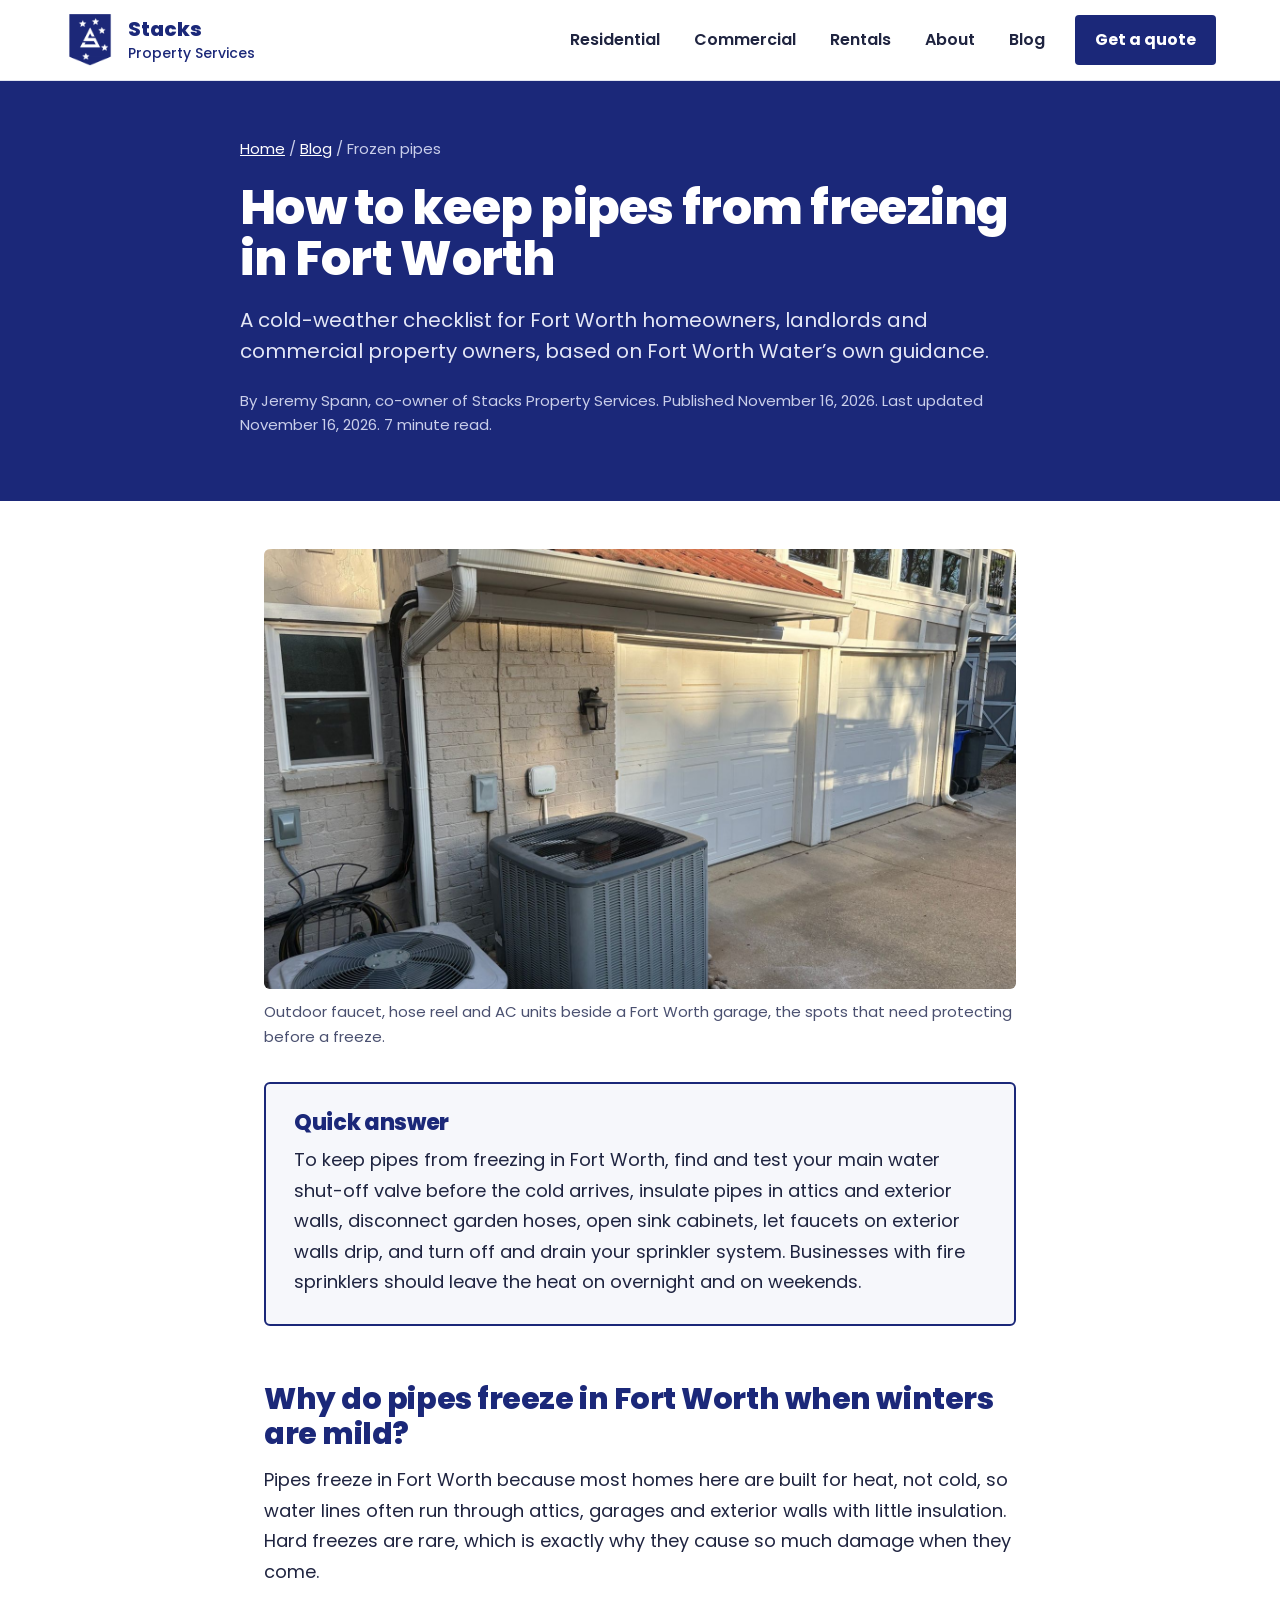
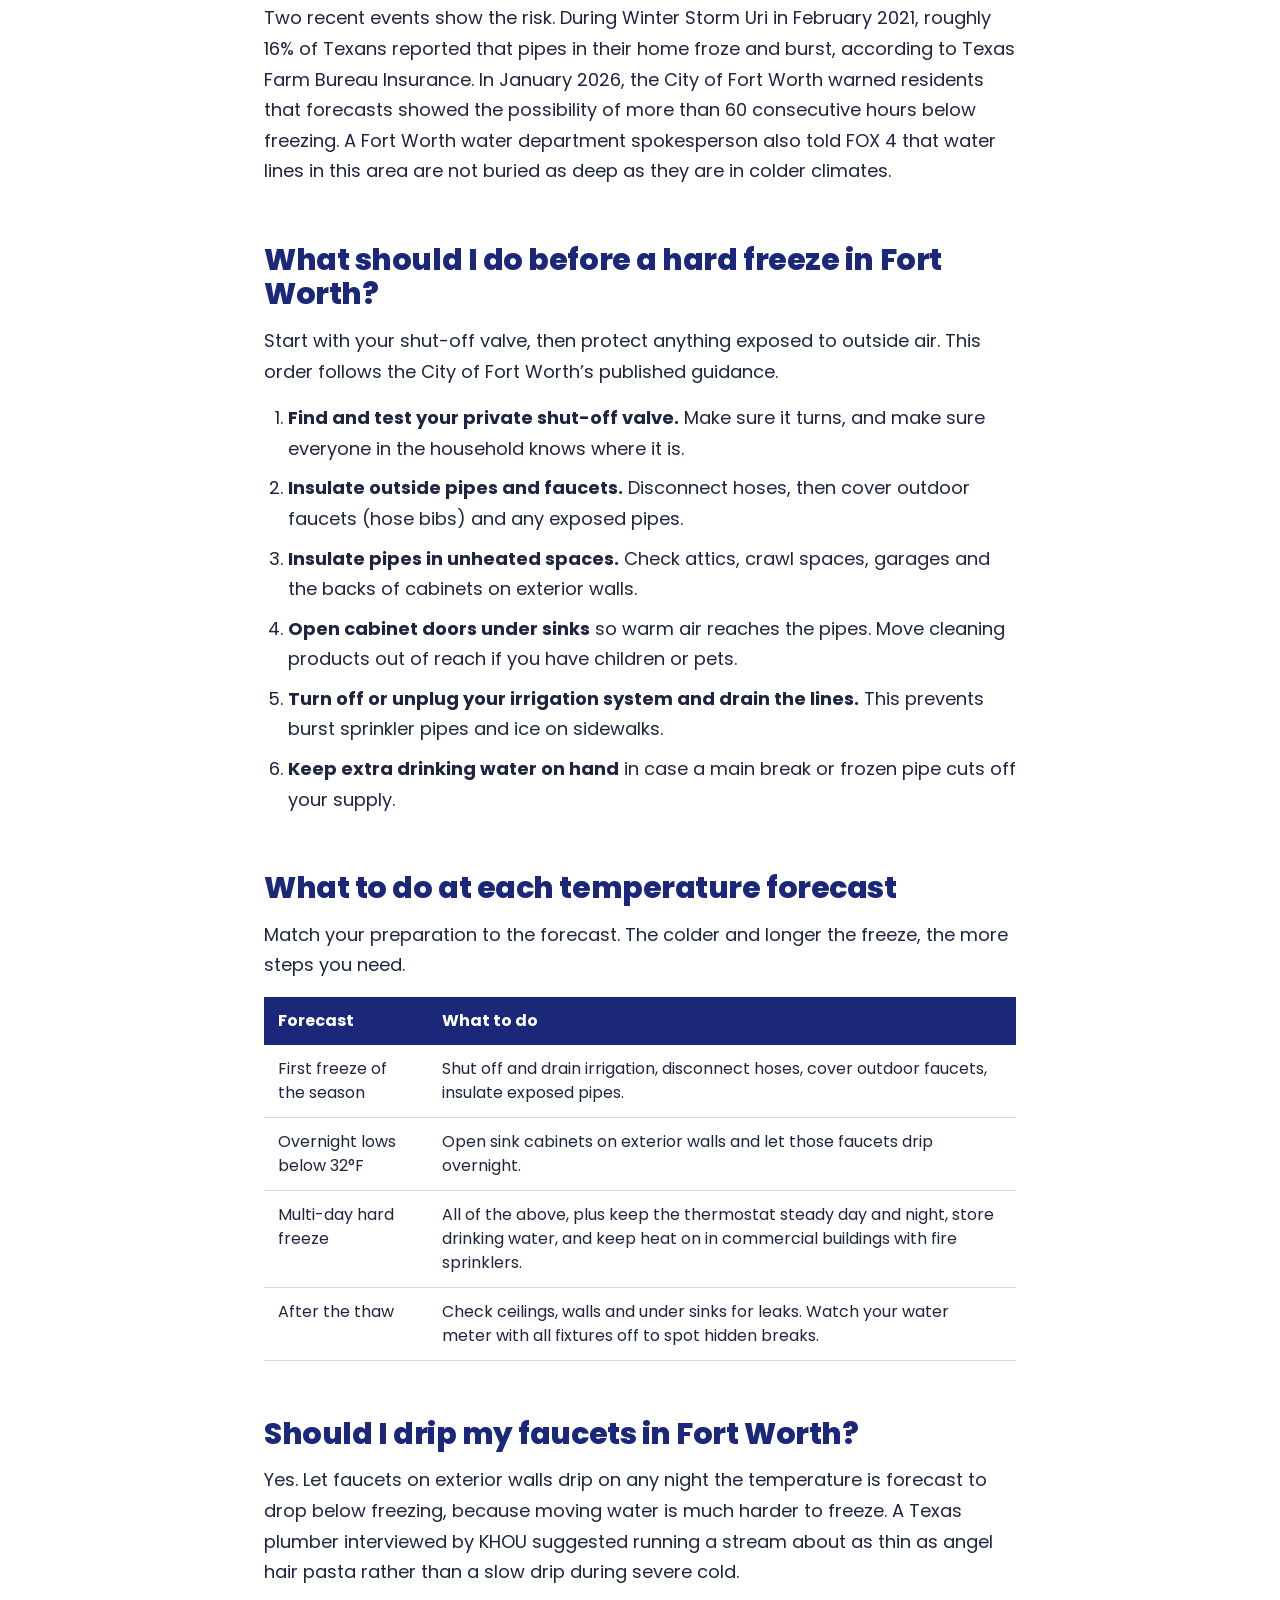
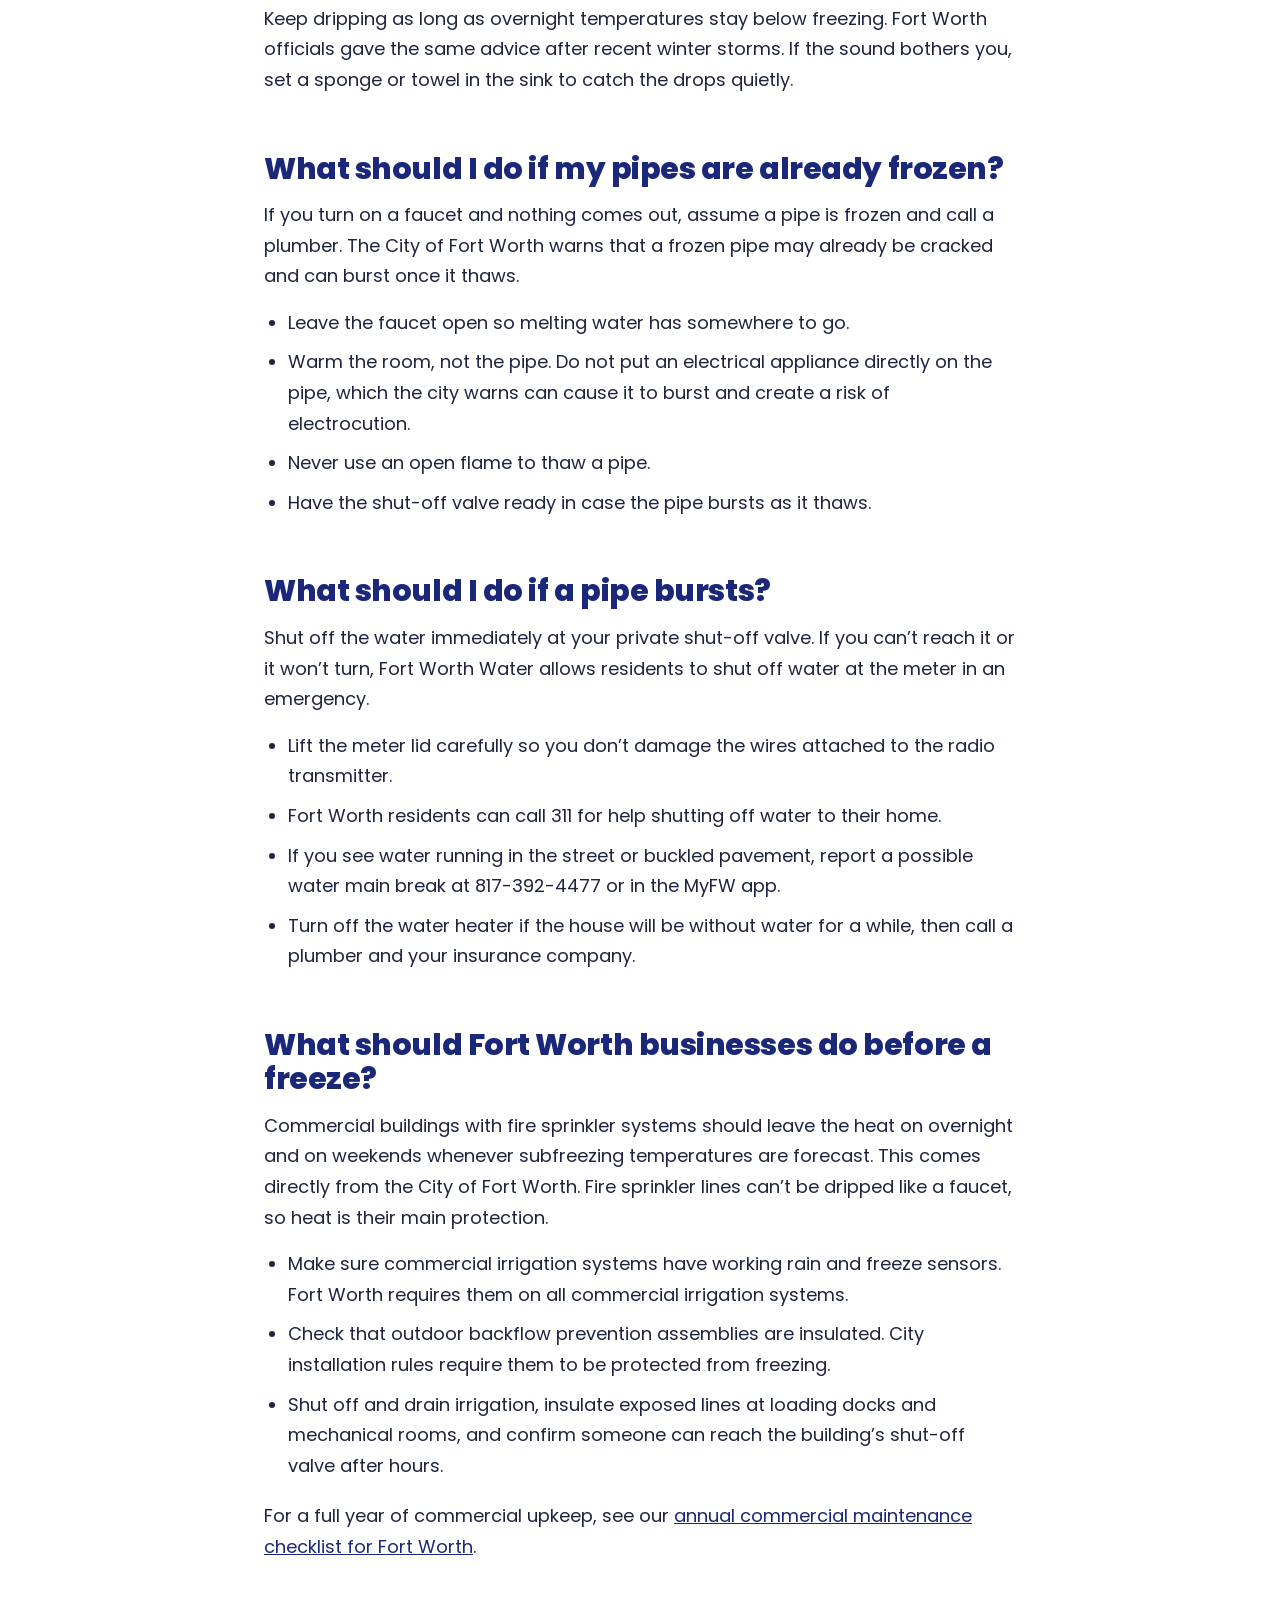
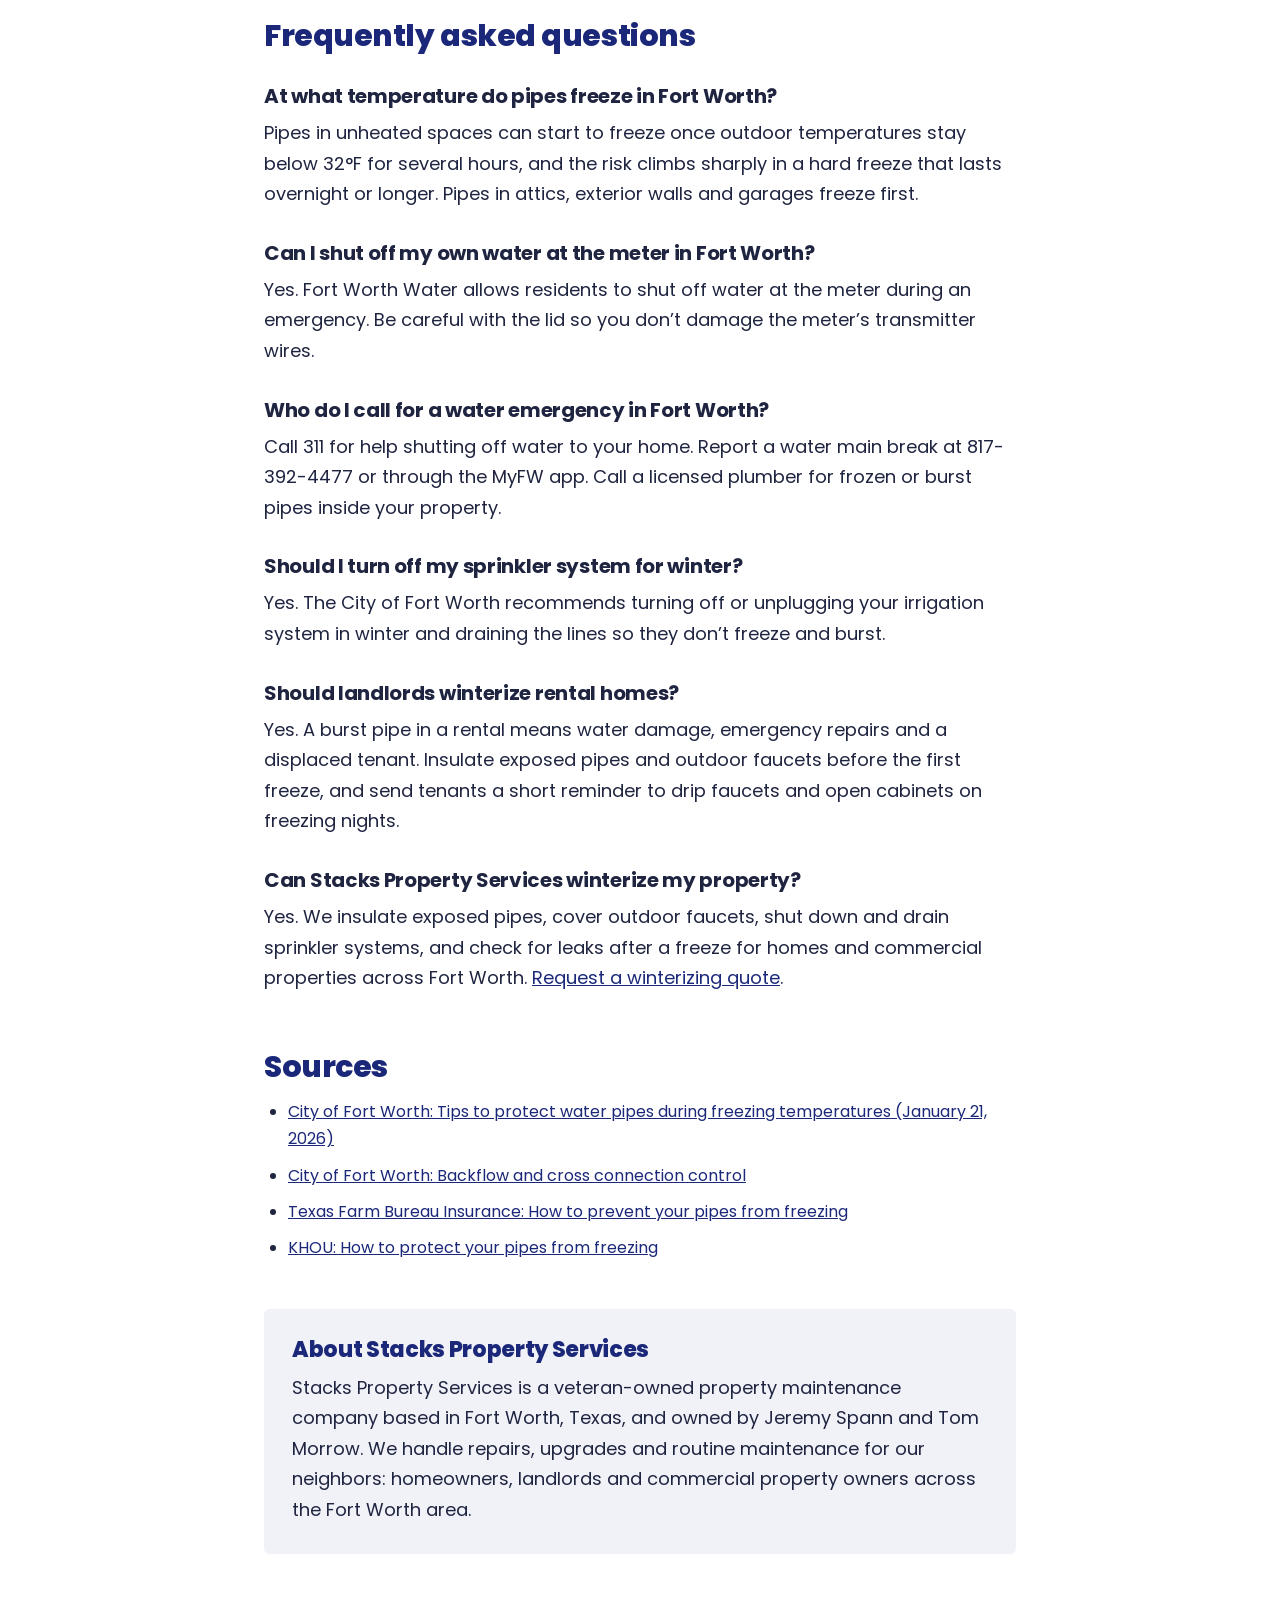
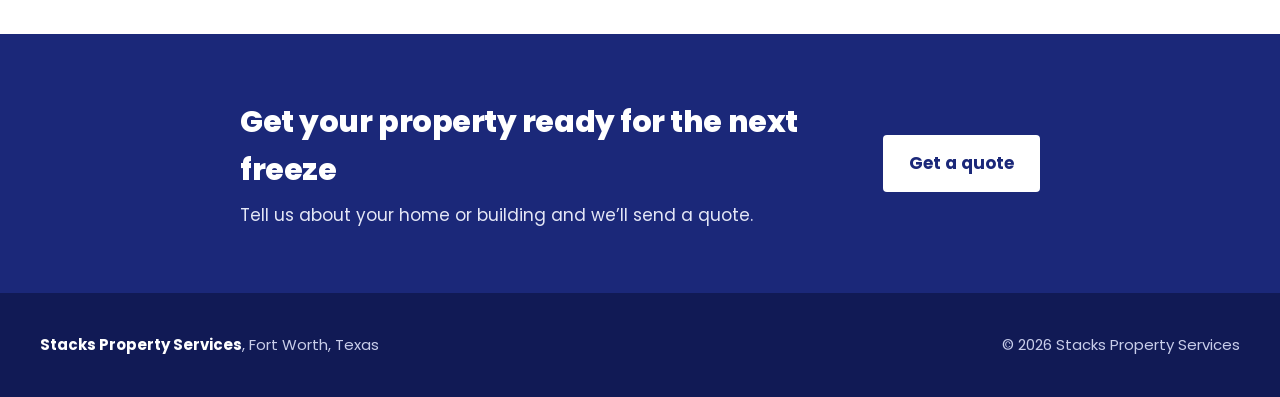
<file: frozen-pipes-fort-worth.html>
<!doctype html>
<html lang="en">
<head>
<meta charset="utf-8">
<meta name="viewport" content="width=device-width, initial-scale=1">
<title>How to Keep Pipes From Freezing in Fort Worth (2026 Checklist)</title>
<meta name="description" content="A freeze checklist for Fort Worth homes and businesses based on Fort Worth Water guidance: shut-off valves, dripping faucets, sprinkler shutdown and burst pipes.">
<link rel="canonical" href="https://stacksps.com/frozen-pipes-fort-worth.html">
<meta property="og:type" content="article">
<meta property="og:title" content="How to Keep Pipes From Freezing in Fort Worth (2026 Checklist)">
<meta property="og:description" content="A freeze checklist for Fort Worth homes and businesses based on Fort Worth Water guidance: shut-off valves, dripping faucets, sprinkler shutdown and burst pipes.">
<meta property="og:url" content="https://stacksps.com/frozen-pipes-fort-worth.html">
<meta property="og:image" content="https://stacksps.com/images/stacks-logo.png">
<link rel="icon" type="image/png" href="images/stacks-logo.png">
<link rel="preconnect" href="https://fonts.googleapis.com">
<link rel="preconnect" href="https://fonts.gstatic.com" crossorigin>
<link rel="stylesheet" href="https://fonts.googleapis.com/css2?family=Poppins:wght@400;500;600;700;800&amp;display=swap">
<link rel="stylesheet" href="css/styles.css">
<script type="application/ld+json">
{
  "@context": "https://schema.org",
  "@graph": [
    {
      "@type": "BlogPosting",
      "headline": "How to keep pipes from freezing in Fort Worth",
      "description": "A freeze checklist for Fort Worth homes and businesses based on Fort Worth Water guidance: shut-off valves, dripping faucets, sprinkler shutdown and burst pipes.",
      "datePublished": "2026-11-16",
      "dateModified": "2026-11-16",
      "author": {
        "@type": "Person",
        "name": "Jeremy Spann",
        "jobTitle": "Co-owner",
        "worksFor": {
          "@id": "https://stacksps.com/#business"
        }
      },
      "publisher": {
        "@id": "https://stacksps.com/#business"
      },
      "mainEntityOfPage": "https://stacksps.com/frozen-pipes-fort-worth.html",
      "image": "https://stacksps.com/images/stacks-logo.png"
    },
    {
      "@type": "FAQPage",
      "mainEntity": [
        {
          "@type": "Question",
          "name": "At what temperature do pipes freeze in Fort Worth?",
          "acceptedAnswer": {
            "@type": "Answer",
            "text": "Pipes in unheated spaces can start to freeze once outdoor temperatures stay below 32°F for several hours, and the risk climbs sharply in a hard freeze that lasts overnight or longer. Pipes in attics, exterior walls and garages freeze first."
          }
        },
        {
          "@type": "Question",
          "name": "Can I shut off my own water at the meter in Fort Worth?",
          "acceptedAnswer": {
            "@type": "Answer",
            "text": "Yes. Fort Worth Water allows residents to shut off water at the meter during an emergency. Be careful with the lid so you don’t damage the meter’s transmitter wires."
          }
        },
        {
          "@type": "Question",
          "name": "Who do I call for a water emergency in Fort Worth?",
          "acceptedAnswer": {
            "@type": "Answer",
            "text": "Call 311 for help shutting off water to your home. Report a water main break at 817-392-4477 or through the MyFW app. Call a licensed plumber for frozen or burst pipes inside your property."
          }
        },
        {
          "@type": "Question",
          "name": "Should I turn off my sprinkler system for winter?",
          "acceptedAnswer": {
            "@type": "Answer",
            "text": "Yes. The City of Fort Worth recommends turning off or unplugging your irrigation system in winter and draining the lines so they don’t freeze and burst."
          }
        },
        {
          "@type": "Question",
          "name": "Should landlords winterize rental homes?",
          "acceptedAnswer": {
            "@type": "Answer",
            "text": "Yes. A burst pipe in a rental means water damage, emergency repairs and a displaced tenant. Insulate exposed pipes and outdoor faucets before the first freeze, and send tenants a short reminder to drip faucets and open cabinets on freezing nights."
          }
        },
        {
          "@type": "Question",
          "name": "Can Stacks Property Services winterize my property?",
          "acceptedAnswer": {
            "@type": "Answer",
            "text": "Yes. We insulate exposed pipes, cover outdoor faucets, shut down and drain sprinkler systems, and check for leaks after a freeze for homes and commercial properties across Fort Worth. Request a winterizing quote."
          }
        }
      ]
    },
    {
      "@type": "BreadcrumbList",
      "itemListElement": [
        {
          "@type": "ListItem",
          "position": 1,
          "name": "Home",
          "item": "https://stacksps.com/"
        },
        {
          "@type": "ListItem",
          "position": 2,
          "name": "Blog",
          "item": "https://stacksps.com/blog.html"
        },
        {
          "@type": "ListItem",
          "position": 3,
          "name": "How to keep pipes from freezing in Fort Worth",
          "item": "https://stacksps.com/frozen-pipes-fort-worth.html"
        }
      ]
    },
    {
      "@type": "LocalBusiness",
      "@id": "https://stacksps.com/#business",
      "name": "Stacks Property Services",
      "url": "https://stacksps.com/",
      "logo": "https://stacksps.com/images/stacks-logo.png",
      "image": "https://stacksps.com/images/stacks-logo.png",
      "description": "Veteran-owned property maintenance company in Fort Worth, Texas, owned by Jeremy Spann and Tom Morrow, serving residential and commercial properties.",
      "address": {
        "@type": "PostalAddress",
        "addressLocality": "Fort Worth",
        "addressRegion": "TX",
        "addressCountry": "US"
      },
      "areaServed": {
        "@type": "City",
        "name": "Fort Worth"
      },
      "founder": [
        {
          "@type": "Person",
          "name": "Jeremy Spann"
        },
        {
          "@type": "Person",
          "name": "Tom Morrow"
        }
      ],
      "slogan": "Property maintenance you don’t have to chase.",
      "email": "info@stacksps.com"
    }
  ]
}
</script>
</head>
<body>
<div style="font-family: 'Poppins', 'Helvetica Neue', Arial, sans-serif; color: #1F2440; background: #FFFFFF; font-size: 17px; line-height: 1.6">

  <header style="border-bottom: 1px solid #E1E4F0">
    <div style="max-width: 1200px; margin: 0 auto; padding: 14px 24px; display: flex; flex-wrap: wrap; align-items: center; justify-content: space-between; gap: 16px">
      <a href="index.html" style="display: flex; align-items: center; gap: 12px; text-decoration: none; color: #1B2879">
        <img src="images/stacks-logo.png" alt="" style="width: 52px; height: 52px">
        <span style=" font-weight: 800; font-size: 20px; line-height: 1.1">Stacks<br><span style="font-weight: 500; font-size: 14px;">Property Services</span></span>
      </a>
      <nav aria-label="Main" style="display: flex; flex-wrap: wrap; align-items: center; gap: 8px 26px; font-size: 16px">
        <a class="navlink" href="residential.html">Residential</a>
        <a class="navlink" href="commercial.html">Commercial</a>
        <a class="navlink" href="index.html#rentals">Rentals</a>
        <a class="navlink" href="index.html#about">About</a>
        <a class="navlink" href="blog.html" aria-current="page">Blog</a>
        <a href="https://app.smartsheet.com/b/form/8d13ba9e664b43708a5dfdeb3fce521e" style="background: #1B2879; color: #FFFFFF; text-decoration: none; font-weight: 700; padding: 12px 20px; border-radius: 4px; min-height: 44px; box-sizing: border-box; display: inline-flex; align-items: center">Get a quote</a>
      </nav>
    </div>
  </header>

  <article>
    <div style="background: #1B2879; color: #FFFFFF; padding: 56px 24px 64px">
      <div style="max-width: 800px; margin: 0 auto">
        <nav aria-label="Breadcrumb" style="font-size: 15px; color: #C9CEEA; margin-bottom: 22px"><a href="index.html" style="color: #FFFFFF">Home</a> / <a href="blog.html" style="color: #FFFFFF">Blog</a> / Frozen pipes</nav>
        <h1 style="margin: 0 0 20px; font-weight: 800; font-size: clamp(2rem, 4vw, 3rem); line-height: 1.06">How to keep pipes from freezing in Fort Worth</h1>
        <p style="margin: 0 0 22px; font-size: 20px; line-height: 1.55; color: #E4E7F6">A cold-weather checklist for Fort Worth homeowners, landlords and commercial property owners, based on Fort Worth Water’s own guidance.</p>
        <p style="margin: 0; font-size: 15px; color: #C9CEEA">By Jeremy Spann, co-owner of Stacks Property Services. Published November 16, 2026. Last updated November 16, 2026. 7 minute read.</p>
      </div>
    </div>

    <div class="prose" style="max-width: 800px; margin: 0 auto; padding: 48px 24px 24px">

      <figure style="margin: 0 0 32px"><img src="images/work/residential-ac-condensers-garage.jpg" alt="Outdoor faucet, hose reel and AC units beside a Fort Worth garage, the spots that need protecting before a freeze" loading="lazy" style="display: block; width: 100%; height: auto; object-fit: cover; max-height: 440px; border-radius: 6px"><figcaption style="margin-top: 10px; font-size: 15px; color: #4A5070">Outdoor faucet, hose reel and AC units beside a Fort Worth garage, the spots that need protecting before a freeze.</figcaption></figure>

      <section aria-labelledby="quick" style="border: 2px solid #1B2879; border-radius: 6px; padding: 26px 28px; margin-bottom: 8px; background: #F6F7FB">
        <h2 id="quick" style="margin: 0 0 10px; font-size: 22px">Quick answer</h2>
        <p style="margin: 0">To keep pipes from freezing in Fort Worth, find and test your main water shut-off valve before the cold arrives, insulate pipes in attics and exterior walls, disconnect garden hoses, open sink cabinets, let faucets on exterior walls drip, and turn off and drain your sprinkler system. Businesses with fire sprinklers should leave the heat on overnight and on weekends.</p>
      </section>

      <h2>Why do pipes freeze in Fort Worth when winters are mild?</h2>
      <p>Pipes freeze in Fort Worth because most homes here are built for heat, not cold, so water lines often run through attics, garages and exterior walls with little insulation. Hard freezes are rare, which is exactly why they cause so much damage when they come.</p>
      <p>Two recent events show the risk. During Winter Storm Uri in February 2021, roughly 16% of Texans reported that pipes in their home froze and burst, according to Texas Farm Bureau Insurance. In January 2026, the City of Fort Worth warned residents that forecasts showed the possibility of more than 60 consecutive hours below freezing. A Fort Worth water department spokesperson also told FOX 4 that water lines in this area are not buried as deep as they are in colder climates.</p>

      <h2>What should I do before a hard freeze in Fort Worth?</h2>
      <p>Start with your shut-off valve, then protect anything exposed to outside air. This order follows the City of Fort Worth’s published guidance.</p>
      <ol>
        <li><strong>Find and test your private shut-off valve.</strong> Make sure it turns, and make sure everyone in the household knows where it is.</li>
        <li><strong>Insulate outside pipes and faucets.</strong> Disconnect hoses, then cover outdoor faucets (hose bibs) and any exposed pipes.</li>
        <li><strong>Insulate pipes in unheated spaces.</strong> Check attics, crawl spaces, garages and the backs of cabinets on exterior walls.</li>
        <li><strong>Open cabinet doors under sinks</strong> so warm air reaches the pipes. Move cleaning products out of reach if you have children or pets.</li>
        <li><strong>Turn off or unplug your irrigation system and drain the lines.</strong> This prevents burst sprinkler pipes and ice on sidewalks.</li>
        <li><strong>Keep extra drinking water on hand</strong> in case a main break or frozen pipe cuts off your supply.</li>
      </ol>

      <h2>What to do at each temperature forecast</h2>
      <p>Match your preparation to the forecast. The colder and longer the freeze, the more steps you need.</p>
      <div style="overflow-x: auto; margin: 0 0 20px">
        <table>
          <thead><tr><th scope="col">Forecast</th><th scope="col">What to do</th></tr></thead>
          <tbody>
            <tr><td>First freeze of the season</td><td>Shut off and drain irrigation, disconnect hoses, cover outdoor faucets, insulate exposed pipes.</td></tr>
            <tr><td>Overnight lows below 32°F</td><td>Open sink cabinets on exterior walls and let those faucets drip overnight.</td></tr>
            <tr><td>Multi-day hard freeze</td><td>All of the above, plus keep the thermostat steady day and night, store drinking water, and keep heat on in commercial buildings with fire sprinklers.</td></tr>
            <tr><td>After the thaw</td><td>Check ceilings, walls and under sinks for leaks. Watch your water meter with all fixtures off to spot hidden breaks.</td></tr>
          </tbody>
        </table>
      </div>

      <h2>Should I drip my faucets in Fort Worth?</h2>
      <p>Yes. Let faucets on exterior walls drip on any night the temperature is forecast to drop below freezing, because moving water is much harder to freeze. A Texas plumber interviewed by KHOU suggested running a stream about as thin as angel hair pasta rather than a slow drip during severe cold.</p>
      <p>Keep dripping as long as overnight temperatures stay below freezing. Fort Worth officials gave the same advice after recent winter storms. If the sound bothers you, set a sponge or towel in the sink to catch the drops quietly.</p>

      <h2>What should I do if my pipes are already frozen?</h2>
      <p>If you turn on a faucet and nothing comes out, assume a pipe is frozen and call a plumber. The City of Fort Worth warns that a frozen pipe may already be cracked and can burst once it thaws.</p>
      <ul>
        <li>Leave the faucet open so melting water has somewhere to go.</li>
        <li>Warm the room, not the pipe. Do not put an electrical appliance directly on the pipe, which the city warns can cause it to burst and create a risk of electrocution.</li>
        <li>Never use an open flame to thaw a pipe.</li>
        <li>Have the shut-off valve ready in case the pipe bursts as it thaws.</li>
      </ul>

      <h2>What should I do if a pipe bursts?</h2>
      <p>Shut off the water immediately at your private shut-off valve. If you can’t reach it or it won’t turn, Fort Worth Water allows residents to shut off water at the meter in an emergency.</p>
      <ul>
        <li>Lift the meter lid carefully so you don’t damage the wires attached to the radio transmitter.</li>
        <li>Fort Worth residents can call 311 for help shutting off water to their home.</li>
        <li>If you see water running in the street or buckled pavement, report a possible water main break at 817-392-4477 or in the MyFW app.</li>
        <li>Turn off the water heater if the house will be without water for a while, then call a plumber and your insurance company.</li>
      </ul>

      <h2>What should Fort Worth businesses do before a freeze?</h2>
      <p>Commercial buildings with fire sprinkler systems should leave the heat on overnight and on weekends whenever subfreezing temperatures are forecast. This comes directly from the City of Fort Worth. Fire sprinkler lines can’t be dripped like a faucet, so heat is their main protection.</p>
      <ul>
        <li>Make sure commercial irrigation systems have working rain and freeze sensors. Fort Worth requires them on all commercial irrigation systems.</li>
        <li>Check that outdoor backflow prevention assemblies are insulated. City installation rules require them to be protected from freezing.</li>
        <li>Shut off and drain irrigation, insulate exposed lines at loading docks and mechanical rooms, and confirm someone can reach the building’s shut-off valve after hours.</li>
      </ul>
      <p>For a full year of commercial upkeep, see our <a href="commercial-maintenance-checklist-fort-worth.html">annual commercial maintenance checklist for Fort Worth</a>.</p>

      <h2>Frequently asked questions</h2>
      <h3>At what temperature do pipes freeze in Fort Worth?</h3>
      <p>Pipes in unheated spaces can start to freeze once outdoor temperatures stay below 32°F for several hours, and the risk climbs sharply in a hard freeze that lasts overnight or longer. Pipes in attics, exterior walls and garages freeze first.</p>
      <h3>Can I shut off my own water at the meter in Fort Worth?</h3>
      <p>Yes. Fort Worth Water allows residents to shut off water at the meter during an emergency. Be careful with the lid so you don’t damage the meter’s transmitter wires.</p>
      <h3>Who do I call for a water emergency in Fort Worth?</h3>
      <p>Call 311 for help shutting off water to your home. Report a water main break at 817-392-4477 or through the MyFW app. Call a licensed plumber for frozen or burst pipes inside your property.</p>
      <h3>Should I turn off my sprinkler system for winter?</h3>
      <p>Yes. The City of Fort Worth recommends turning off or unplugging your irrigation system in winter and draining the lines so they don’t freeze and burst.</p>
      <h3>Should landlords winterize rental homes?</h3>
      <p>Yes. A burst pipe in a rental means water damage, emergency repairs and a displaced tenant. Insulate exposed pipes and outdoor faucets before the first freeze, and send tenants a short reminder to drip faucets and open cabinets on freezing nights.</p>
      <h3>Can Stacks Property Services winterize my property?</h3>
      <p>Yes. We insulate exposed pipes, cover outdoor faucets, shut down and drain sprinkler systems, and check for leaks after a freeze for homes and commercial properties across Fort Worth. <a href="https://app.smartsheet.com/b/form/8d13ba9e664b43708a5dfdeb3fce521e">Request a winterizing quote</a>.</p>

      <h2>Sources</h2>
      <ul style="font-size: 16px">
        <li><a href="https://www.fortworthtexas.gov/news/2026/1/frozen-pipes">City of Fort Worth: Tips to protect water pipes during freezing temperatures (January 21, 2026)</a></li>
        <li><a href="https://www.fortworthtexas.gov/departments/water/backflow">City of Fort Worth: Backflow and cross connection control</a></li>
        <li><a href="https://blog.txfb-ins.com/prevent-pipes-from-freezing/">Texas Farm Bureau Insurance: How to prevent your pipes from freezing</a></li>
        <li><a href="https://www.khou.com/article/weather/how-to-protect-your-pipes-at-home-from-freezing-bursting-winter-storm-texas/287-f77a3013-8fab-4faf-a25d-663de69bfb22">KHOU: How to protect your pipes from freezing</a></li>
      </ul>

      <section style="margin: 48px 0 0; padding: 28px; background: #F1F2F8; border-radius: 6px">
        <h2 style="margin: 0 0 10px; font-size: 22px">About Stacks Property Services</h2>
        <p style="margin: 0">Stacks Property Services is a veteran-owned property maintenance company based in Fort Worth, Texas, and owned by Jeremy Spann and Tom Morrow. We handle repairs, upgrades and routine maintenance for our neighbors: homeowners, landlords and commercial property owners across the Fort Worth area.</p>
      </section>
    </div>
  </article>

  <section style="background: #1B2879; color: #FFFFFF; padding: 64px 24px; margin-top: 56px">
    <div style="max-width: 800px; margin: 0 auto; display: flex; flex-wrap: wrap; gap: 24px; align-items: center; justify-content: space-between">
      <div style="flex: 999 1 380px">
        <h2 style="margin: 0 0 8px; font-weight: 800; font-size: 30px">Get your property ready for the next freeze</h2>
        <p style="margin: 0; color: #E4E7F6">Tell us about your home or building and we’ll send a quote.</p>
      </div>
      <a href="https://app.smartsheet.com/b/form/8d13ba9e664b43708a5dfdeb3fce521e" style="background: #FFFFFF; color: #1B2879; text-decoration: none; font-weight: 700; font-size: 17px; padding: 15px 26px; border-radius: 4px">Get a quote</a>
    </div>
  </section>

  <footer style="background: #111A55; color: #C9CEEA; padding: 40px 24px; font-size: 15px">
    <div style="max-width: 1200px; margin: 0 auto; display: flex; flex-wrap: wrap; gap: 20px; justify-content: space-between; align-items: center">
      <span><span style="color: #FFFFFF; font-weight: 700">Stacks Property Services</span>, Fort Worth, Texas</span>
      <span>© 2026 Stacks Property Services</span>
    </div>
  </footer>

</div>
</body>
</html>
</file>
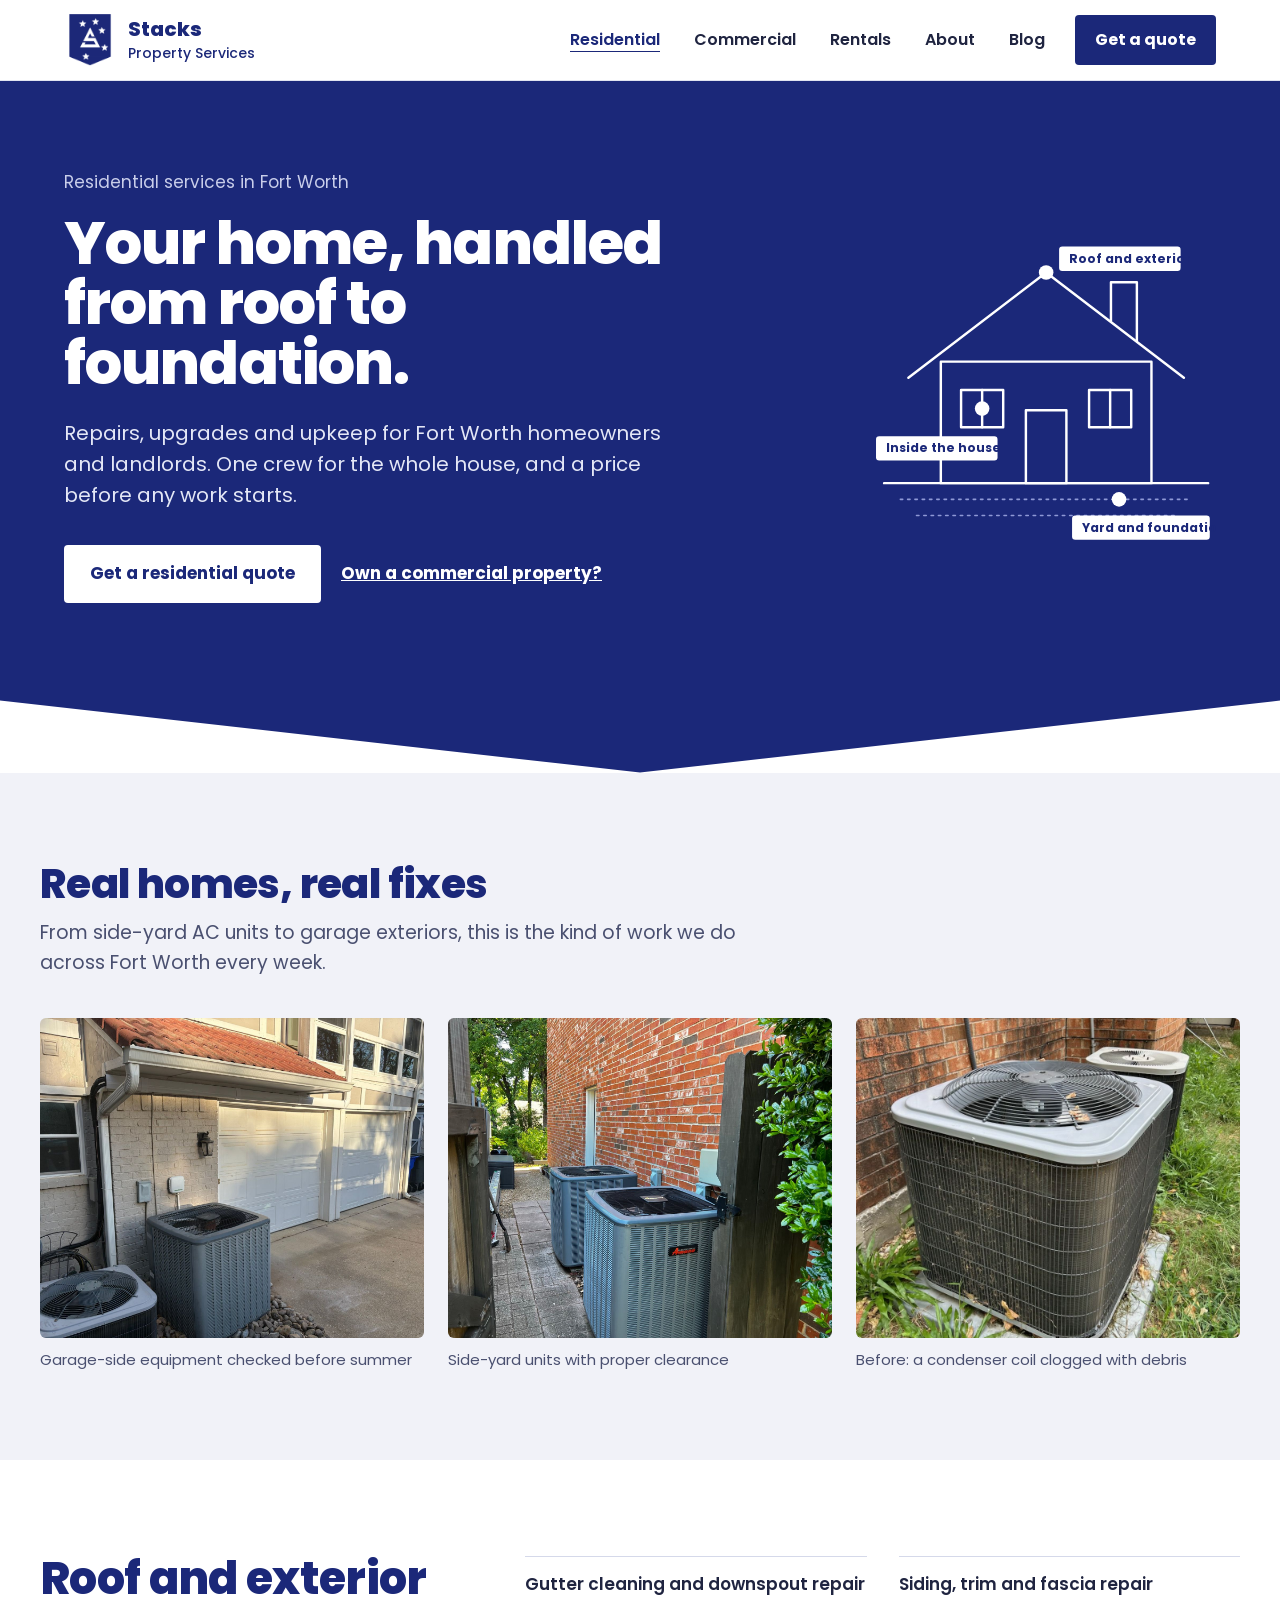
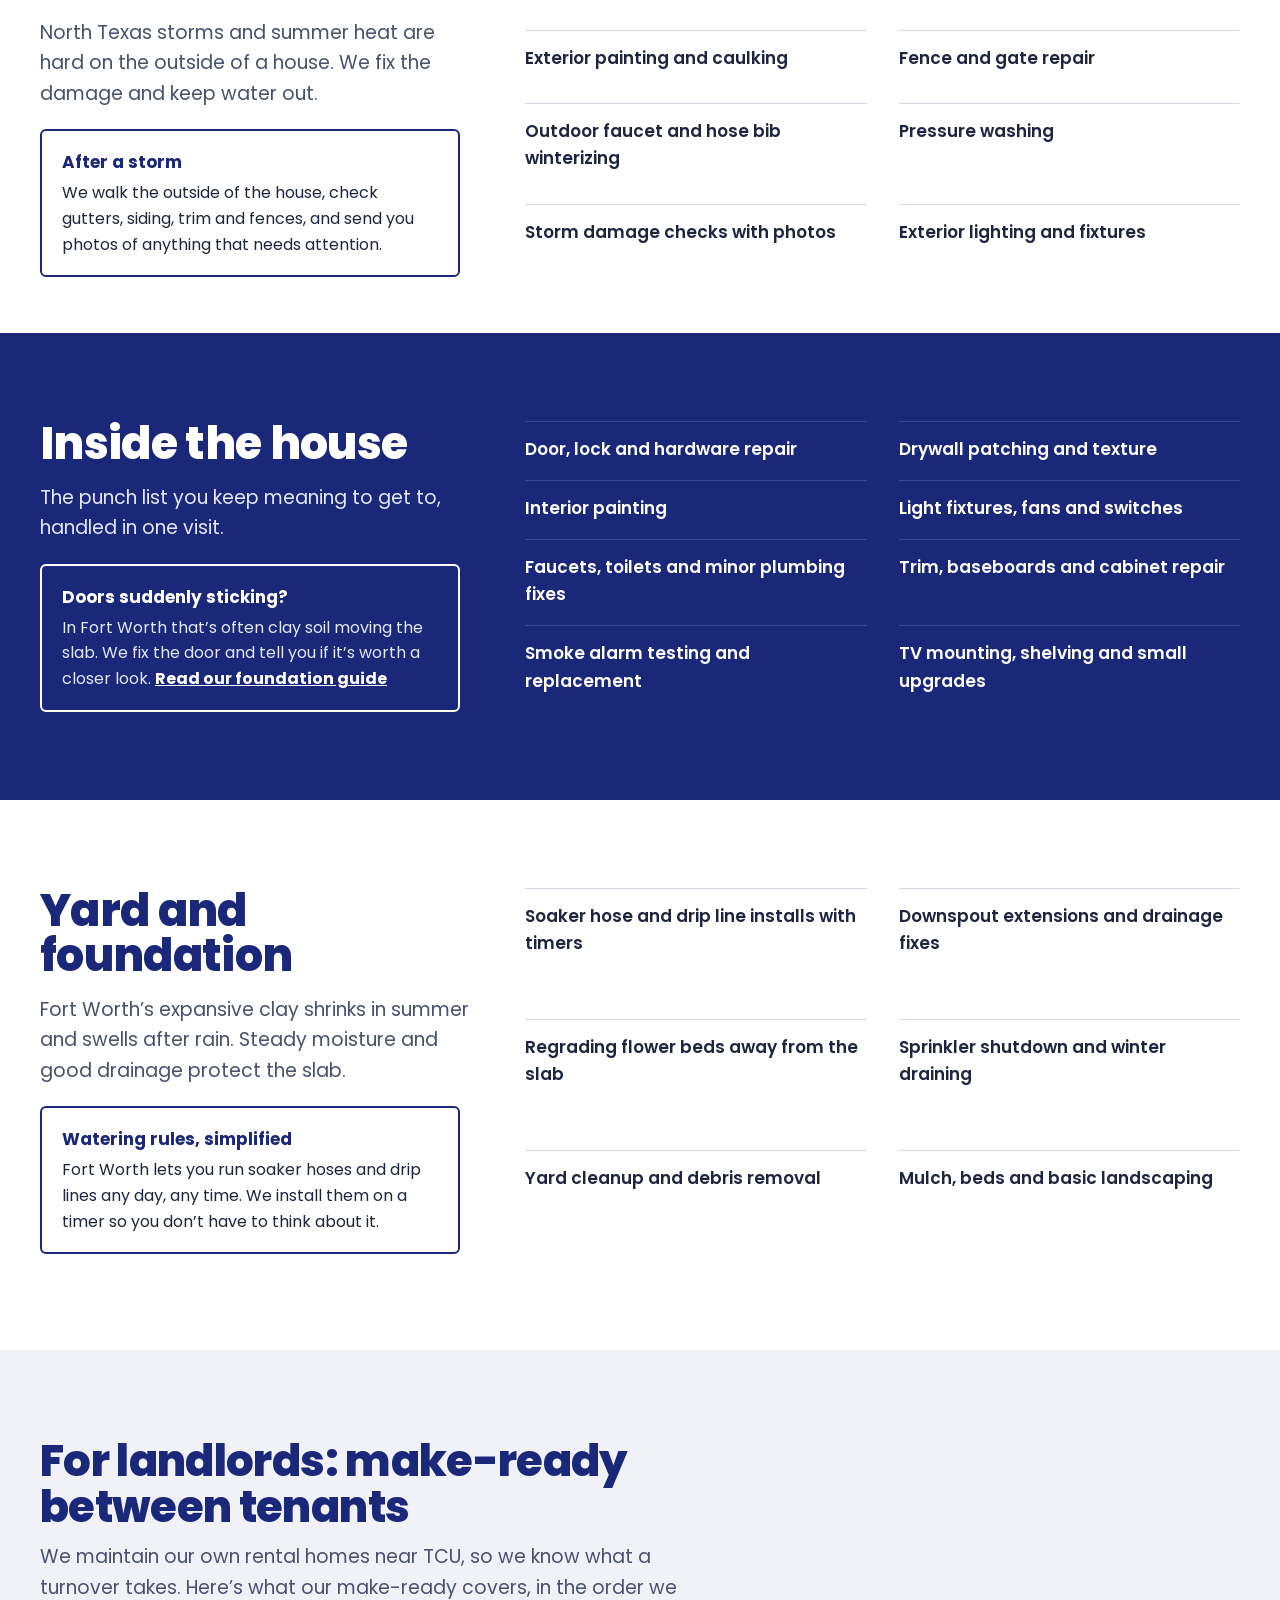
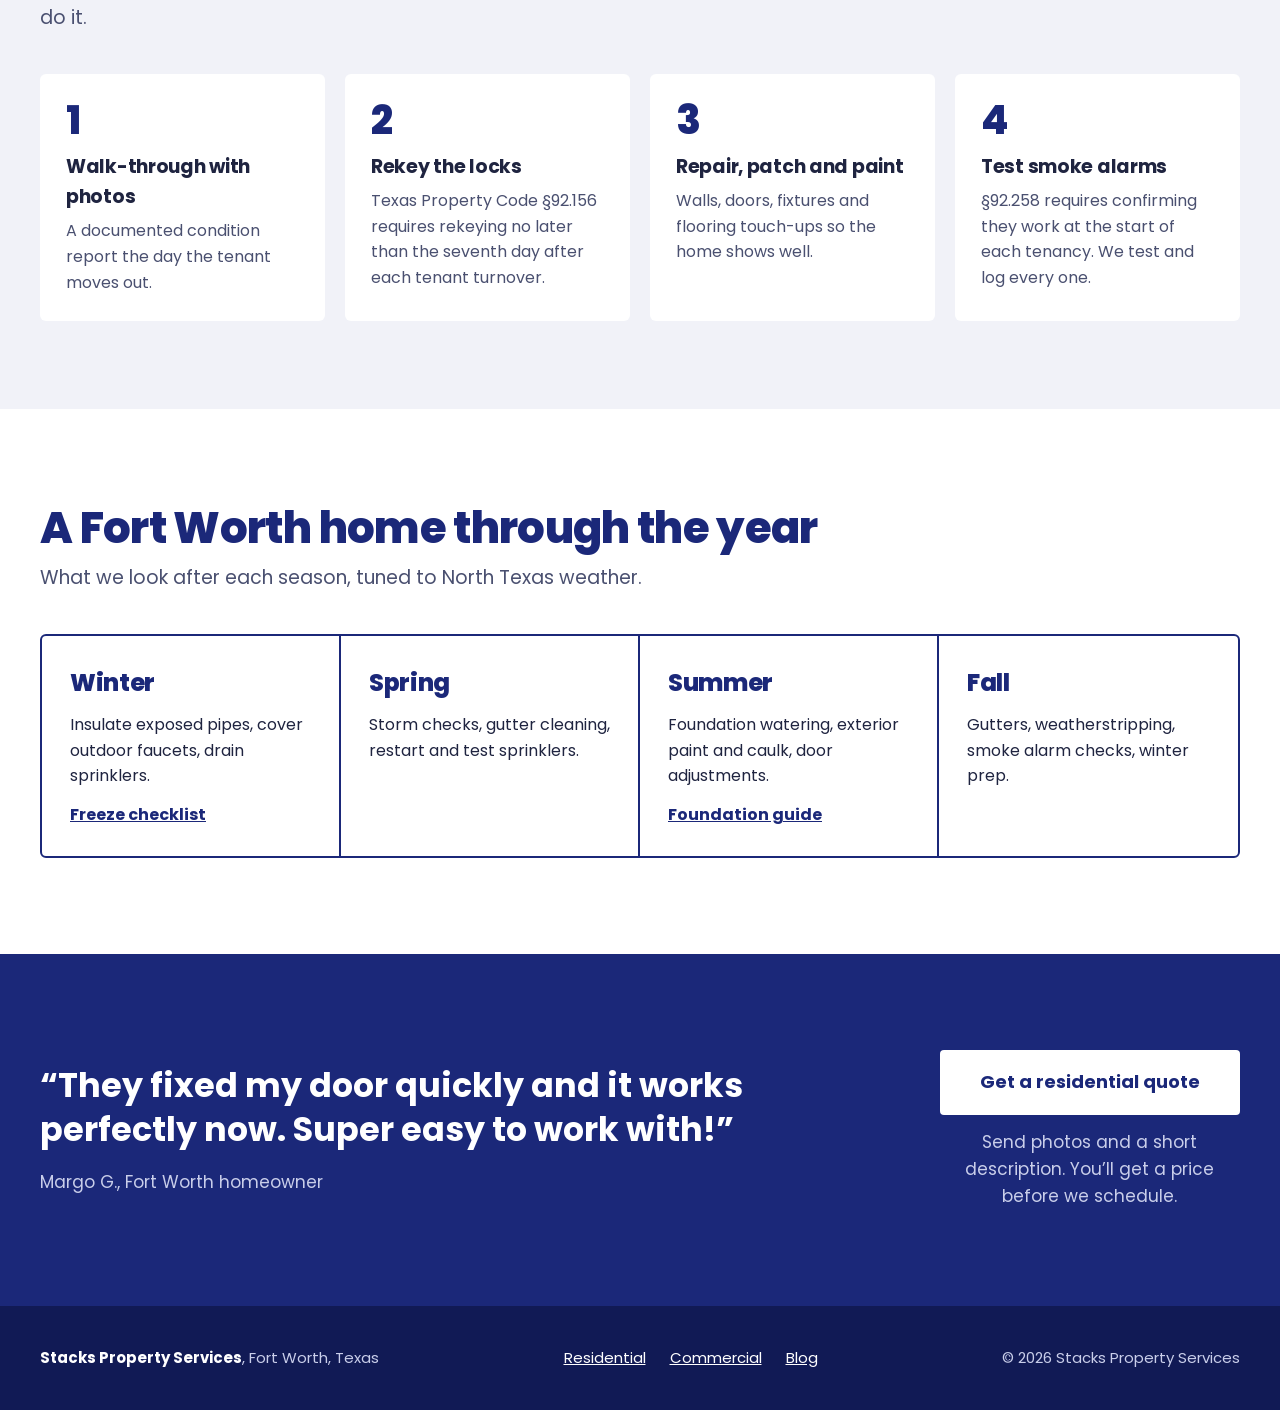
<file: residential.html>
<!doctype html>
<html lang="en">
<head>
<meta charset="utf-8">
<meta name="viewport" content="width=device-width, initial-scale=1">
<title>Residential Property Maintenance in Fort Worth | Stacks Property Services</title>
<meta name="description" content="Home repairs, exterior upkeep, foundation watering setups and landlord make-ready services for Fort Worth homeowners and landlords.">
<link rel="canonical" href="https://stacksps.com/residential.html">
<meta property="og:type" content="website">
<meta property="og:title" content="Residential Property Maintenance in Fort Worth | Stacks Property Services">
<meta property="og:description" content="Home repairs, exterior upkeep, foundation watering setups and landlord make-ready services for Fort Worth homeowners and landlords.">
<meta property="og:url" content="https://stacksps.com/residential.html">
<meta property="og:image" content="https://stacksps.com/images/stacks-logo.png">
<link rel="icon" type="image/png" href="images/stacks-logo.png">
<link rel="preconnect" href="https://fonts.googleapis.com">
<link rel="preconnect" href="https://fonts.gstatic.com" crossorigin>
<link rel="stylesheet" href="https://fonts.googleapis.com/css2?family=Poppins:wght@400;500;600;700;800&amp;display=swap">
<link rel="stylesheet" href="css/styles.css">
<script type="application/ld+json">
{
  "@context": "https://schema.org",
  "@graph": [
    {
      "@type": "Service",
      "name": "Residential property maintenance",
      "serviceType": "Residential property maintenance",
      "url": "https://stacksps.com/residential.html",
      "areaServed": {
        "@type": "City",
        "name": "Fort Worth"
      },
      "provider": {
        "@id": "https://stacksps.com/#business"
      }
    },
    {
      "@type": "LocalBusiness",
      "@id": "https://stacksps.com/#business",
      "name": "Stacks Property Services",
      "url": "https://stacksps.com/",
      "logo": "https://stacksps.com/images/stacks-logo.png",
      "image": "https://stacksps.com/images/stacks-logo.png",
      "description": "Veteran-owned property maintenance company in Fort Worth, Texas, owned by Jeremy Spann and Tom Morrow, serving residential and commercial properties.",
      "address": {
        "@type": "PostalAddress",
        "addressLocality": "Fort Worth",
        "addressRegion": "TX",
        "addressCountry": "US"
      },
      "areaServed": {
        "@type": "City",
        "name": "Fort Worth"
      },
      "founder": [
        {
          "@type": "Person",
          "name": "Jeremy Spann"
        },
        {
          "@type": "Person",
          "name": "Tom Morrow"
        }
      ],
      "slogan": "Property maintenance you don’t have to chase.",
      "email": "info@stacksps.com"
    }
  ]
}
</script>
</head>
<body>
<div style="font-family: 'Poppins', 'Helvetica Neue', Arial, sans-serif; color: #1F2440; background: #FFFFFF; font-size: 17px; line-height: 1.6">

  <header style="border-bottom: 1px solid #E1E4F0">
    <div style="max-width: 1200px; margin: 0 auto; padding: 14px 24px; display: flex; flex-wrap: wrap; align-items: center; justify-content: space-between; gap: 16px">
      <a href="index.html" style="display: flex; align-items: center; gap: 12px; text-decoration: none; color: #1B2879">
        <img src="images/stacks-logo.png" alt="" style="width: 52px; height: 52px">
        <span style=" font-weight: 800; font-size: 20px; line-height: 1.1">Stacks<br><span style="font-weight: 500; font-size: 14px;">Property Services</span></span>
      </a>
      <nav aria-label="Main" style="display: flex; flex-wrap: wrap; align-items: center; gap: 8px 26px; font-size: 16px">
        <a class="navlink" href="residential.html" aria-current="page" style="color: #1B2879; text-decoration: underline; text-underline-offset: 6px">Residential</a>
        <a class="navlink" href="commercial.html">Commercial</a>
        <a class="navlink" href="index.html#rentals">Rentals</a>
        <a class="navlink" href="index.html#about">About</a>
        <a class="navlink" href="blog.html">Blog</a>
        <a href="https://app.smartsheet.com/b/form/8d13ba9e664b43708a5dfdeb3fce521e" style="background: #1B2879; color: #FFFFFF; text-decoration: none; font-weight: 700; padding: 12px 20px; border-radius: 4px; min-height: 44px; box-sizing: border-box; display: inline-flex; align-items: center">Get a quote</a>
      </nav>
    </div>
  </header>

  <!-- Hero: the house, roof to foundation -->
  <section style="background: #1B2879; color: #FFFFFF; clip-path: polygon(0 0, 100% 0, 100% calc(100% - 72px), 50% 100%, 0 calc(100% - 72px)); overflow: hidden">
    <div style="max-width: 1200px; margin: 0 auto; padding: 88px 24px 170px; display: flex; flex-wrap: wrap; align-items: center; gap: 48px">
      <div style="flex: 999 1 480px; min-width: 0">
        <p style="margin: 0 0 18px; color: #C9CEEA">Residential services in Fort Worth</p>
        <h1 style="margin: 0 0 24px; font-weight: 800; font-size: clamp(2.4rem, 4.6vw, 3.8rem); line-height: 1.02; max-width: 16ch">Your home, handled from roof to foundation.</h1>
        <p style="margin: 0 0 34px; font-size: 20px; line-height: 1.55; color: #E4E7F6; max-width: 50ch">Repairs, upgrades and upkeep for Fort Worth homeowners and landlords. One crew for the whole house, and a price before any work starts.</p>
        <div style="display: flex; flex-wrap: wrap; gap: 14px; align-items: center">
          <a href="https://app.smartsheet.com/b/form/8d13ba9e664b43708a5dfdeb3fce521e" style="background: #FFFFFF; color: #1B2879; text-decoration: none; font-weight: 700; font-size: 17px; padding: 15px 26px; border-radius: 4px; min-height: 44px; box-sizing: border-box; display: inline-flex; align-items: center">Get a residential quote</a>
          <a href="commercial.html" style="color: #FFFFFF; font-weight: 700; padding: 12px 6px">Own a commercial property?</a>
        </div>
      </div>
      <div style="flex: 1 1 340px; min-width: 0; display: flex; justify-content: center">
        <svg role="img" aria-label="Outline of a house marking three service zones: roof and exterior, inside the house, and yard and foundation" viewBox="0 0 420 380" style="width: 100%; max-width: 440px; height: auto">
          <g fill="none" stroke="#FFFFFF" stroke-width="3" stroke-linejoin="round" stroke-linecap="round">
            <polyline points="40,180 210,50 380,180"></polyline>
            <polyline points="290,110 290,62 322,62 322,135"></polyline>
            <rect x="80" y="160" width="260" height="150"></rect>
            <rect x="185" y="220" width="50" height="90"></rect>
            <rect x="105" y="195" width="52" height="46"></rect>
            <line x1="131" y1="195" x2="131" y2="241"></line>
            <rect x="263" y="195" width="52" height="46"></rect>
            <line x1="289" y1="195" x2="289" y2="241"></line>
            <line x1="10" y1="310" x2="410" y2="310"></line>
          </g>
          <g stroke="#8F99D6" stroke-width="2" stroke-dasharray="3 6" stroke-linecap="round">
            <line x1="30" y1="330" x2="390" y2="330"></line>
            <line x1="50" y1="350" x2="370" y2="350"></line>
          </g>
          <g font-family="Poppins, Arial, sans-serif" font-weight="700" font-size="15">
            <circle cx="210" cy="50" r="9" fill="#FFFFFF"></circle>
            <rect x="226" y="18" width="150" height="30" rx="4" fill="#FFFFFF"></rect>
            <text x="238" y="38" fill="#1B2879">Roof and exterior</text>
            <circle cx="131" cy="218" r="9" fill="#FFFFFF"></circle>
            <rect x="0" y="252" width="150" height="30" rx="4" fill="#FFFFFF"></rect>
            <text x="12" y="272" fill="#1B2879">Inside the house</text>
            <circle cx="300" cy="330" r="9" fill="#FFFFFF"></circle>
            <rect x="242" y="350" width="170" height="30" rx="4" fill="#FFFFFF"></rect>
            <text x="254" y="370" fill="#1B2879">Yard and foundation</text>
          </g>
        </svg>
      </div>
    </div>
  </section>

  <section style="background: #F1F2F8; padding: 88px 24px"><div style="max-width: 1200px; margin: 0 auto"><h2 style="margin: 0 0 12px; font-weight: 800; font-size: clamp(1.9rem, 3.2vw, 2.6rem); line-height: 1.1; color: #1B2879">Real homes, real fixes</h2><p style="margin: 0 0 40px; color: #4A5070; font-size: 19px; max-width: 58ch">From side-yard AC units to garage exteriors, this is the kind of work we do across Fort Worth every week.</p><div style="display: flex; flex-wrap: wrap; gap: 24px"><figure style="margin: 0; flex: 1 1 280px; min-width: 0"><img src="images/work/residential-ac-condensers-garage.jpg" alt="Two AC condensers, outdoor faucet and hose reel beside a two-car garage" loading="lazy" style="display: block; width: 100%; height: 320px; object-fit: cover; border-radius: 6px"><figcaption style="margin-top: 10px; font-size: 15px; color: #4A5070">Garage-side equipment checked before summer</figcaption></figure><figure style="margin: 0; flex: 1 1 280px; min-width: 0"><img src="images/work/amana-condensers-side-yard.jpg" alt="Two Amana condensers on pavers along a brick home" loading="lazy" style="display: block; width: 100%; height: 320px; object-fit: cover; border-radius: 6px"><figcaption style="margin-top: 10px; font-size: 15px; color: #4A5070">Side-yard units with proper clearance</figcaption></figure><figure style="margin: 0; flex: 1 1 280px; min-width: 0"><img src="images/work/dirty-condenser-before-cleaning.jpg" alt="Outdoor AC condenser with debris on its coil and leaves on top" loading="lazy" style="display: block; width: 100%; height: 320px; object-fit: cover; border-radius: 6px"><figcaption style="margin-top: 10px; font-size: 15px; color: #4A5070">Before: a condenser coil clogged with debris</figcaption></figure></div></div></section>

  <!-- Zone 1 -->
  <section aria-labelledby="z1" style="padding: 96px 24px 56px">
    <div style="max-width: 1200px; margin: 0 auto; display: flex; flex-wrap: wrap; gap: 48px">
      <div style="flex: 1 1 340px; min-width: 0">
        <h2 id="z1" style="margin: 0 0 16px; font-weight: 800; font-size: clamp(2rem, 3.6vw, 2.8rem); line-height: 1.02; color: #1B2879">Roof and exterior</h2>
        <p style="margin: 0 0 20px; color: #4A5070; font-size: 19px; max-width: 40ch">North Texas storms and summer heat are hard on the outside of a house. We fix the damage and keep water out.</p>
        <div style="border: 2px solid #1B2879; border-radius: 6px; padding: 18px 20px; max-width: 420px">
          <p style="margin: 0 0 4px; font-weight: 700; color: #1B2879">After a storm</p>
          <p style="margin: 0; font-size: 16px">We walk the outside of the house, check gutters, siding, trim and fences, and send you photos of anything that needs attention.</p>
        </div>
      </div>
      <ul class="svc" style="flex: 2 1 520px; min-width: 0">
        <li>Gutter cleaning and downspout repair</li>
        <li>Siding, trim and fascia repair</li>
        <li>Exterior painting and caulking</li>
        <li>Fence and gate repair</li>
        <li>Outdoor faucet and hose bib winterizing</li>
        <li>Pressure washing</li>
        <li>Storm damage checks with photos</li>
        <li>Exterior lighting and fixtures</li>
      </ul>
    </div>
  </section>

  <!-- Zone 2 (navy) -->
  <section aria-labelledby="z2" style="background: #1B2879; color: #FFFFFF; padding: 88px 24px">
    <div style="max-width: 1200px; margin: 0 auto; display: flex; flex-wrap: wrap; gap: 48px">
      <div style="flex: 1 1 340px; min-width: 0">
        <h2 id="z2" style="margin: 0 0 16px; font-weight: 800; font-size: clamp(2rem, 3.6vw, 2.8rem); line-height: 1.02">Inside the house</h2>
        <p style="margin: 0 0 20px; color: #E4E7F6; font-size: 19px; max-width: 40ch">The punch list you keep meaning to get to, handled in one visit.</p>
        <div style="border: 2px solid #FFFFFF; border-radius: 6px; padding: 18px 20px; max-width: 420px">
          <p style="margin: 0 0 4px; font-weight: 700">Doors suddenly sticking?</p>
          <p style="margin: 0; font-size: 16px; color: #E4E7F6">In Fort Worth that’s often clay soil moving the slab. We fix the door and tell you if it’s worth a closer look. <a href="foundation-watering-fort-worth.html" style="color: #FFFFFF; font-weight: 700">Read our foundation guide</a></p>
        </div>
      </div>
      <ul class="svc svcd" style="flex: 2 1 520px; min-width: 0">
        <li>Door, lock and hardware repair</li>
        <li>Drywall patching and texture</li>
        <li>Interior painting</li>
        <li>Light fixtures, fans and switches</li>
        <li>Faucets, toilets and minor plumbing fixes</li>
        <li>Trim, baseboards and cabinet repair</li>
        <li>Smoke alarm testing and replacement</li>
        <li>TV mounting, shelving and small upgrades</li>
      </ul>
    </div>
  </section>

  <!-- Zone 3 -->
  <section aria-labelledby="z3" style="padding: 88px 24px 96px">
    <div style="max-width: 1200px; margin: 0 auto; display: flex; flex-wrap: wrap; gap: 48px">
      <div style="flex: 1 1 340px; min-width: 0">
        <h2 id="z3" style="margin: 0 0 16px; font-weight: 800; font-size: clamp(2rem, 3.6vw, 2.8rem); line-height: 1.02; color: #1B2879">Yard and foundation</h2>
        <p style="margin: 0 0 20px; color: #4A5070; font-size: 19px; max-width: 40ch">Fort Worth’s expansive clay shrinks in summer and swells after rain. Steady moisture and good drainage protect the slab.</p>
        <div style="border: 2px solid #1B2879; border-radius: 6px; padding: 18px 20px; max-width: 420px">
          <p style="margin: 0 0 4px; font-weight: 700; color: #1B2879">Watering rules, simplified</p>
          <p style="margin: 0; font-size: 16px">Fort Worth lets you run soaker hoses and drip lines any day, any time. We install them on a timer so you don’t have to think about it.</p>
        </div>
      </div>
      <ul class="svc" style="flex: 2 1 520px; min-width: 0">
        <li>Soaker hose and drip line installs with timers</li>
        <li>Downspout extensions and drainage fixes</li>
        <li>Regrading flower beds away from the slab</li>
        <li>Sprinkler shutdown and winter draining</li>
        <li>Yard cleanup and debris removal</li>
        <li>Mulch, beds and basic landscaping</li>
      </ul>
    </div>
  </section>

  <!-- Landlords -->
  <section aria-labelledby="landlords" style="background: #F1F2F8; padding: 88px 24px">
    <div style="max-width: 1200px; margin: 0 auto">
      <div style="display: flex; flex-wrap: wrap; gap: 24px; align-items: flex-end; justify-content: space-between; margin-bottom: 40px">
        <div style="max-width: 640px">
          <h2 id="landlords" style="margin: 0 0 12px; font-weight: 800; font-size: clamp(2rem, 3.4vw, 2.8rem); line-height: 1.06; color: #1B2879">For landlords: make-ready between tenants</h2>
          <p style="margin: 0; color: #4A5070; font-size: 19px">We maintain our own rental homes near TCU, so we know what a turnover takes. Here’s what our make-ready covers, in the order we do it.</p>
        </div>
      </div>
      <ol style="list-style: none; margin: 0; padding: 0; display: flex; flex-wrap: wrap; gap: 20px">
        <li style="flex: 1 1 220px; min-width: 0; background: #FFFFFF; border-radius: 6px; padding: 26px">
          <div style=" font-weight: 800; font-size: 40px; line-height: 1; color: #1B2879">1</div>
          <h3 style="margin: 12px 0 6px; font-size: 19px; font-weight: 700">Walk-through with photos</h3>
          <p style="margin: 0; color: #4A5070; font-size: 16px">A documented condition report the day the tenant moves out.</p>
        </li>
        <li style="flex: 1 1 220px; min-width: 0; background: #FFFFFF; border-radius: 6px; padding: 26px">
          <div style=" font-weight: 800; font-size: 40px; line-height: 1; color: #1B2879">2</div>
          <h3 style="margin: 12px 0 6px; font-size: 19px; font-weight: 700">Rekey the locks</h3>
          <p style="margin: 0; color: #4A5070; font-size: 16px">Texas Property Code §92.156 requires rekeying no later than the seventh day after each tenant turnover.</p>
        </li>
        <li style="flex: 1 1 220px; min-width: 0; background: #FFFFFF; border-radius: 6px; padding: 26px">
          <div style=" font-weight: 800; font-size: 40px; line-height: 1; color: #1B2879">3</div>
          <h3 style="margin: 12px 0 6px; font-size: 19px; font-weight: 700">Repair, patch and paint</h3>
          <p style="margin: 0; color: #4A5070; font-size: 16px">Walls, doors, fixtures and flooring touch-ups so the home shows well.</p>
        </li>
        <li style="flex: 1 1 220px; min-width: 0; background: #FFFFFF; border-radius: 6px; padding: 26px">
          <div style=" font-weight: 800; font-size: 40px; line-height: 1; color: #1B2879">4</div>
          <h3 style="margin: 12px 0 6px; font-size: 19px; font-weight: 700">Test smoke alarms</h3>
          <p style="margin: 0; color: #4A5070; font-size: 16px">§92.258 requires confirming they work at the start of each tenancy. We test and log every one.</p>
        </li>
      </ol>
    </div>
  </section>

  <!-- Seasonal plan -->
  <section aria-labelledby="seasons" style="padding: 96px 24px">
    <div style="max-width: 1200px; margin: 0 auto">
      <h2 id="seasons" style="margin: 0 0 12px; font-weight: 800; font-size: clamp(2rem, 3.4vw, 2.8rem); line-height: 1.06; color: #1B2879">A Fort Worth home through the year</h2>
      <p style="margin: 0 0 40px; color: #4A5070; font-size: 19px; max-width: 58ch">What we look after each season, tuned to North Texas weather.</p>
      <div style="display: flex; flex-wrap: wrap; border: 2px solid #1B2879; border-radius: 6px; overflow: hidden">
        <div style="flex: 1 1 250px; min-width: 0; padding: 28px; border-right: 2px solid #1B2879">
          <h3 style="margin: 0 0 10px; font-weight: 800; font-size: 24px; color: #1B2879">Winter</h3>
          <p style="margin: 0 0 12px; font-size: 16px">Insulate exposed pipes, cover outdoor faucets, drain sprinklers.</p>
          <a href="frozen-pipes-fort-worth.html" style="font-weight: 700; font-size: 16px">Freeze checklist</a>
        </div>
        <div style="flex: 1 1 250px; min-width: 0; padding: 28px; border-right: 2px solid #1B2879">
          <h3 style="margin: 0 0 10px; font-weight: 800; font-size: 24px; color: #1B2879">Spring</h3>
          <p style="margin: 0; font-size: 16px">Storm checks, gutter cleaning, restart and test sprinklers.</p>
        </div>
        <div style="flex: 1 1 250px; min-width: 0; padding: 28px; border-right: 2px solid #1B2879">
          <h3 style="margin: 0 0 10px; font-weight: 800; font-size: 24px; color: #1B2879">Summer</h3>
          <p style="margin: 0 0 12px; font-size: 16px">Foundation watering, exterior paint and caulk, door adjustments.</p>
          <a href="foundation-watering-fort-worth.html" style="font-weight: 700; font-size: 16px">Foundation guide</a>
        </div>
        <div style="flex: 1 1 250px; min-width: 0; padding: 28px">
          <h3 style="margin: 0 0 10px; font-weight: 800; font-size: 24px; color: #1B2879">Fall</h3>
          <p style="margin: 0; font-size: 16px">Gutters, weatherstripping, smoke alarm checks, winter prep.</p>
        </div>
      </div>
    </div>
  </section>

  <!-- Testimonial + CTA -->
  <section style="background: #1B2879; color: #FFFFFF; padding: 96px 24px">
    <div style="max-width: 1200px; margin: 0 auto; display: flex; flex-wrap: wrap; gap: 56px; align-items: center">
      <figure style="flex: 999 1 480px; min-width: 0; margin: 0">
        <blockquote style="margin: 0 0 18px; font-weight: 700; font-size: clamp(1.5rem, 2.6vw, 2.1rem); line-height: 1.3">“They fixed my door quickly and it works perfectly now. Super easy to work with!”</blockquote>
        <figcaption style="color: #C9CEEA">Margo G., Fort Worth homeowner</figcaption>
      </figure>
      <div style="flex: 1 1 300px; display: flex; flex-direction: column; gap: 14px">
        <a href="https://app.smartsheet.com/b/form/8d13ba9e664b43708a5dfdeb3fce521e" style="background: #FFFFFF; color: #1B2879; text-decoration: none; font-weight: 700; font-size: 18px; padding: 18px 26px; border-radius: 4px; text-align: center">Get a residential quote</a>
        <p style="margin: 0; text-align: center; color: #C9CEEA">Send photos and a short description. You’ll get a price before we schedule.</p>
      </div>
    </div>
  </section>

  <footer style="background: #111A55; color: #C9CEEA; padding: 40px 24px; font-size: 15px">
    <div style="max-width: 1200px; margin: 0 auto; display: flex; flex-wrap: wrap; gap: 20px; justify-content: space-between; align-items: center">
      <span><span style="color: #FFFFFF; font-weight: 700">Stacks Property Services</span>, Fort Worth, Texas</span>
      <nav aria-label="Footer" style="display: flex; flex-wrap: wrap; gap: 10px 24px">
        <a href="residential.html" style="color: #FFFFFF">Residential</a>
        <a href="commercial.html" style="color: #FFFFFF">Commercial</a>
        <a href="blog.html" style="color: #FFFFFF">Blog</a>
      </nav>
      <span>© 2026 Stacks Property Services</span>
    </div>
  </footer>

</div>
</body>
</html>
</file>
<file: css/styles.css>
/* Stacks Property Services site styles
   Brand: navy #1B2879, white #FFFFFF. Typeface: Poppins (Google Fonts). */
*,*::before,*::after{box-sizing:border-box}
html{scroll-behavior:smooth}
img{max-width:100%;height:auto}
@media (prefers-reduced-motion:reduce){html{scroll-behavior:auto}}
body{margin:0}
a{color:#1B2879}a:hover{color:#111A55}
.ph{background:repeating-linear-gradient(135deg,#E9EBF4 0 14px,#DEE2F0 14px 28px)}
.navlink{color:#1F2440;text-decoration:none;font-weight:600;padding:12px 4px}
.navlink:hover{color:#1B2879;text-decoration:underline;text-underline-offset:6px}
a:focus-visible,button:focus-visible{outline:3px solid #6F7BD1;outline-offset:3px}
.svc{margin:0;padding:0;list-style:none;display:grid;grid-template-columns:repeat(auto-fit,minmax(240px,1fr));gap:0 32px}
.svc li{padding:14px 0;border-top:1px solid #D5D9EA;font-weight:600}
.svcd li{border-top-color:#3A4796}
.dir{margin:0;padding:0;list-style:none}
.dir li{display:flex;align-items:baseline;gap:12px;padding:13px 0;border-top:1px solid #3A4796}
.dir li:first-child{border-top:none}
.lvl{flex:0 0 auto;min-width:118px;font-weight:800;font-size:15px;letter-spacing:0.02em}
.lead{flex:1 1 auto;border-bottom:2px dotted #6F7BD1;transform:translateY(-5px);min-width:16px}
.what{flex:0 1 auto;text-align:right;color:#E4E7F6;font-size:16px}
.plan li{padding:8px 0;border-top:1px solid #D5D9EA;font-size:16px}
.cardtitle{color:#1F2440;text-decoration:none}
.cardtitle:hover{color:#1B2879;text-decoration:underline;text-underline-offset:4px}
.prose{font-size:18px;line-height:1.7;color:#1F2440}
.prose h2{font-weight:800;font-size:30px;line-height:1.15;color:#1B2879;margin:56px 0 14px}
.prose h3{font-size:20px;line-height:1.35;font-weight:700;margin:30px 0 8px;color:#1F2440}
.prose p{margin:0 0 16px}
.prose ul,.prose ol{margin:0 0 20px;padding-left:24px}
.prose li{margin-bottom:9px}
.prose table{border-collapse:collapse;width:100%;font-size:16px;line-height:1.5;min-width:560px}
.prose th{background:#1B2879;color:#FFFFFF;text-align:left;padding:12px 14px;font-weight:700}
.prose td{border-bottom:1px solid #D5D9EA;padding:12px 14px;vertical-align:top}
h1,h2,h3{letter-spacing:-0.015em}
</file>
